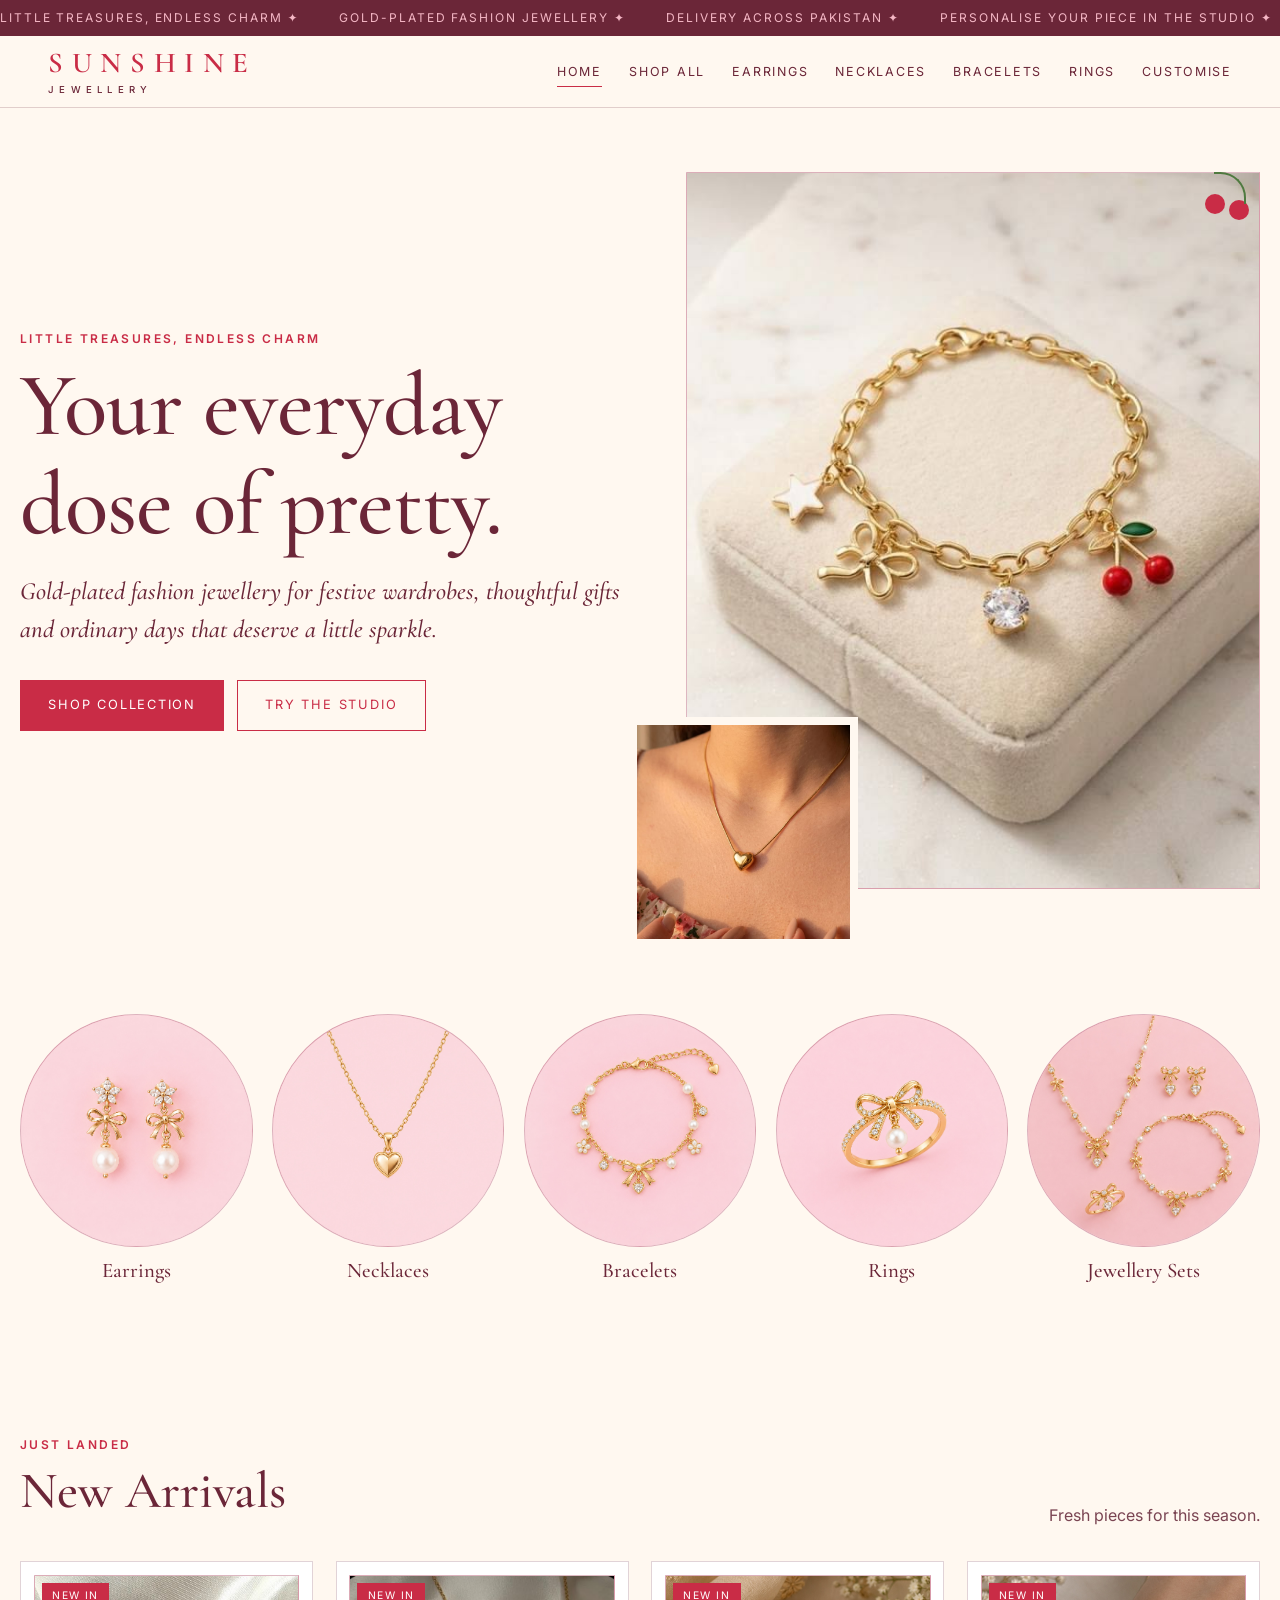
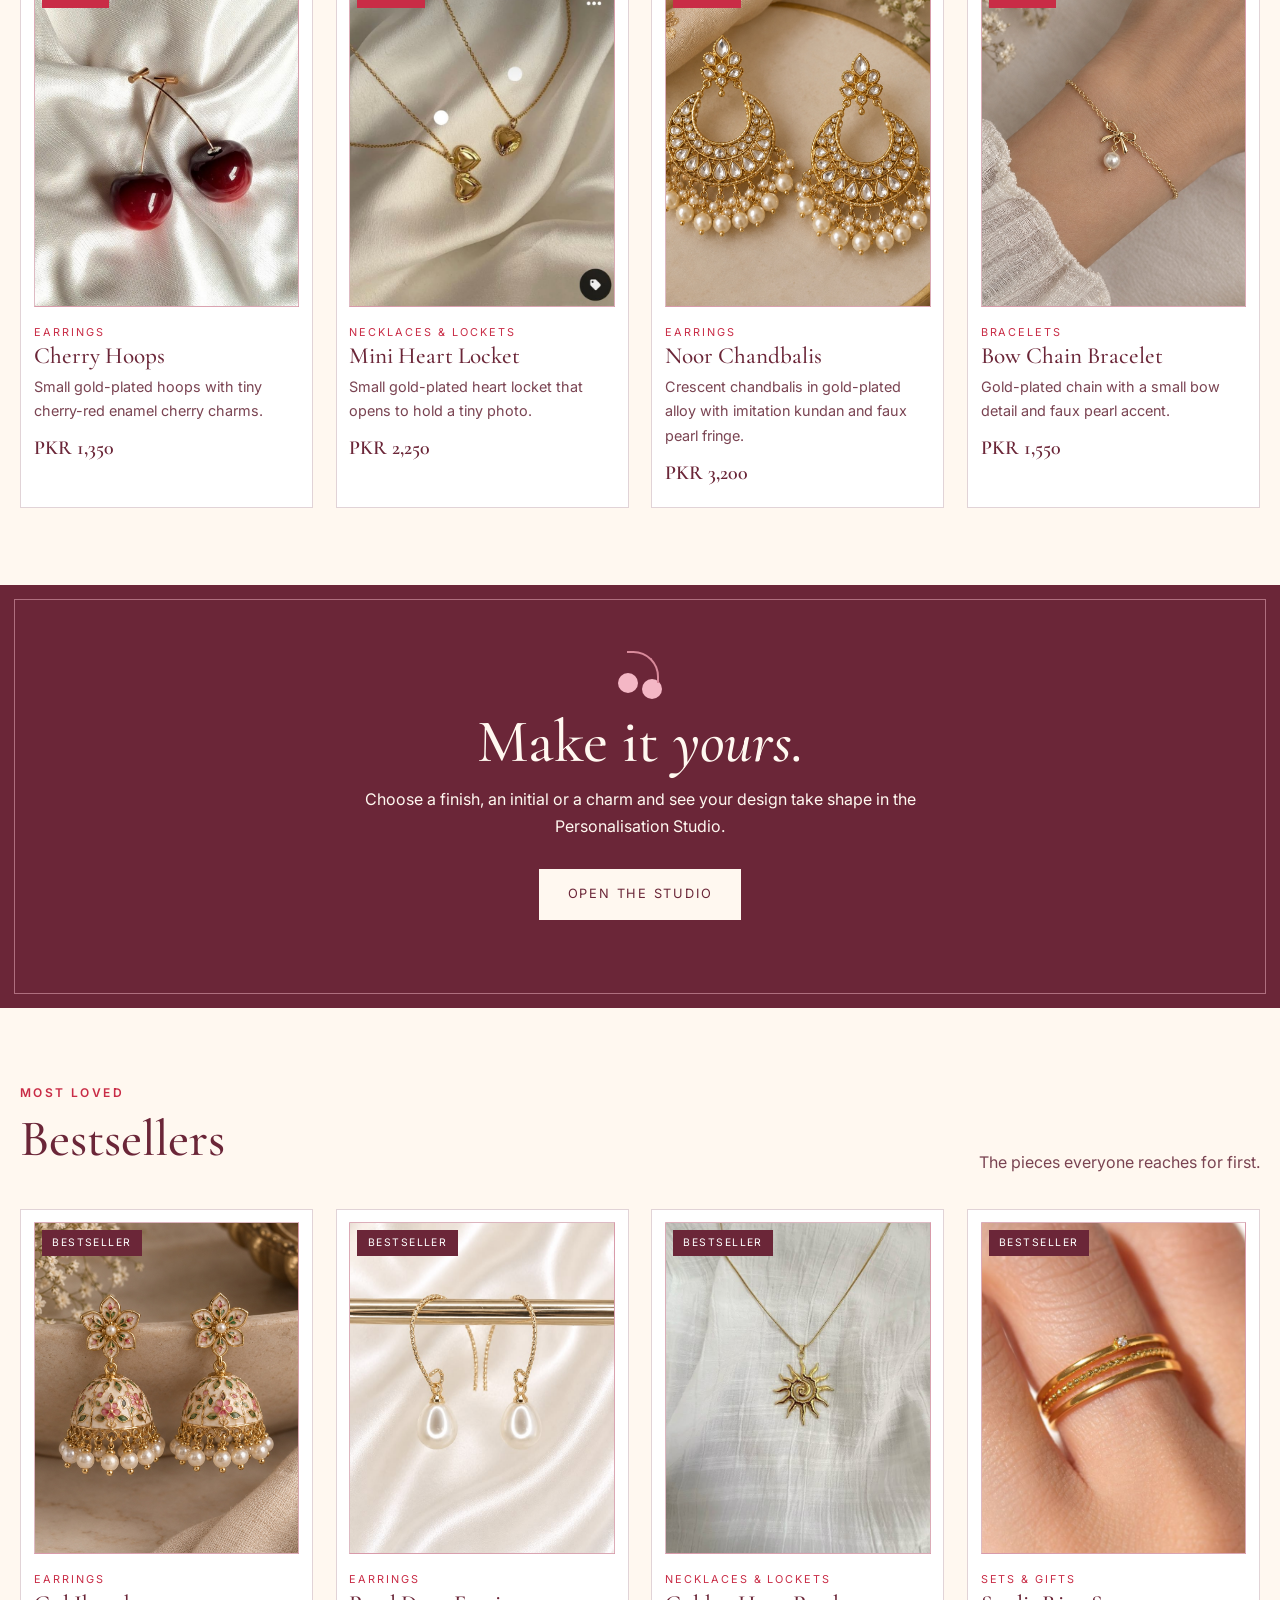
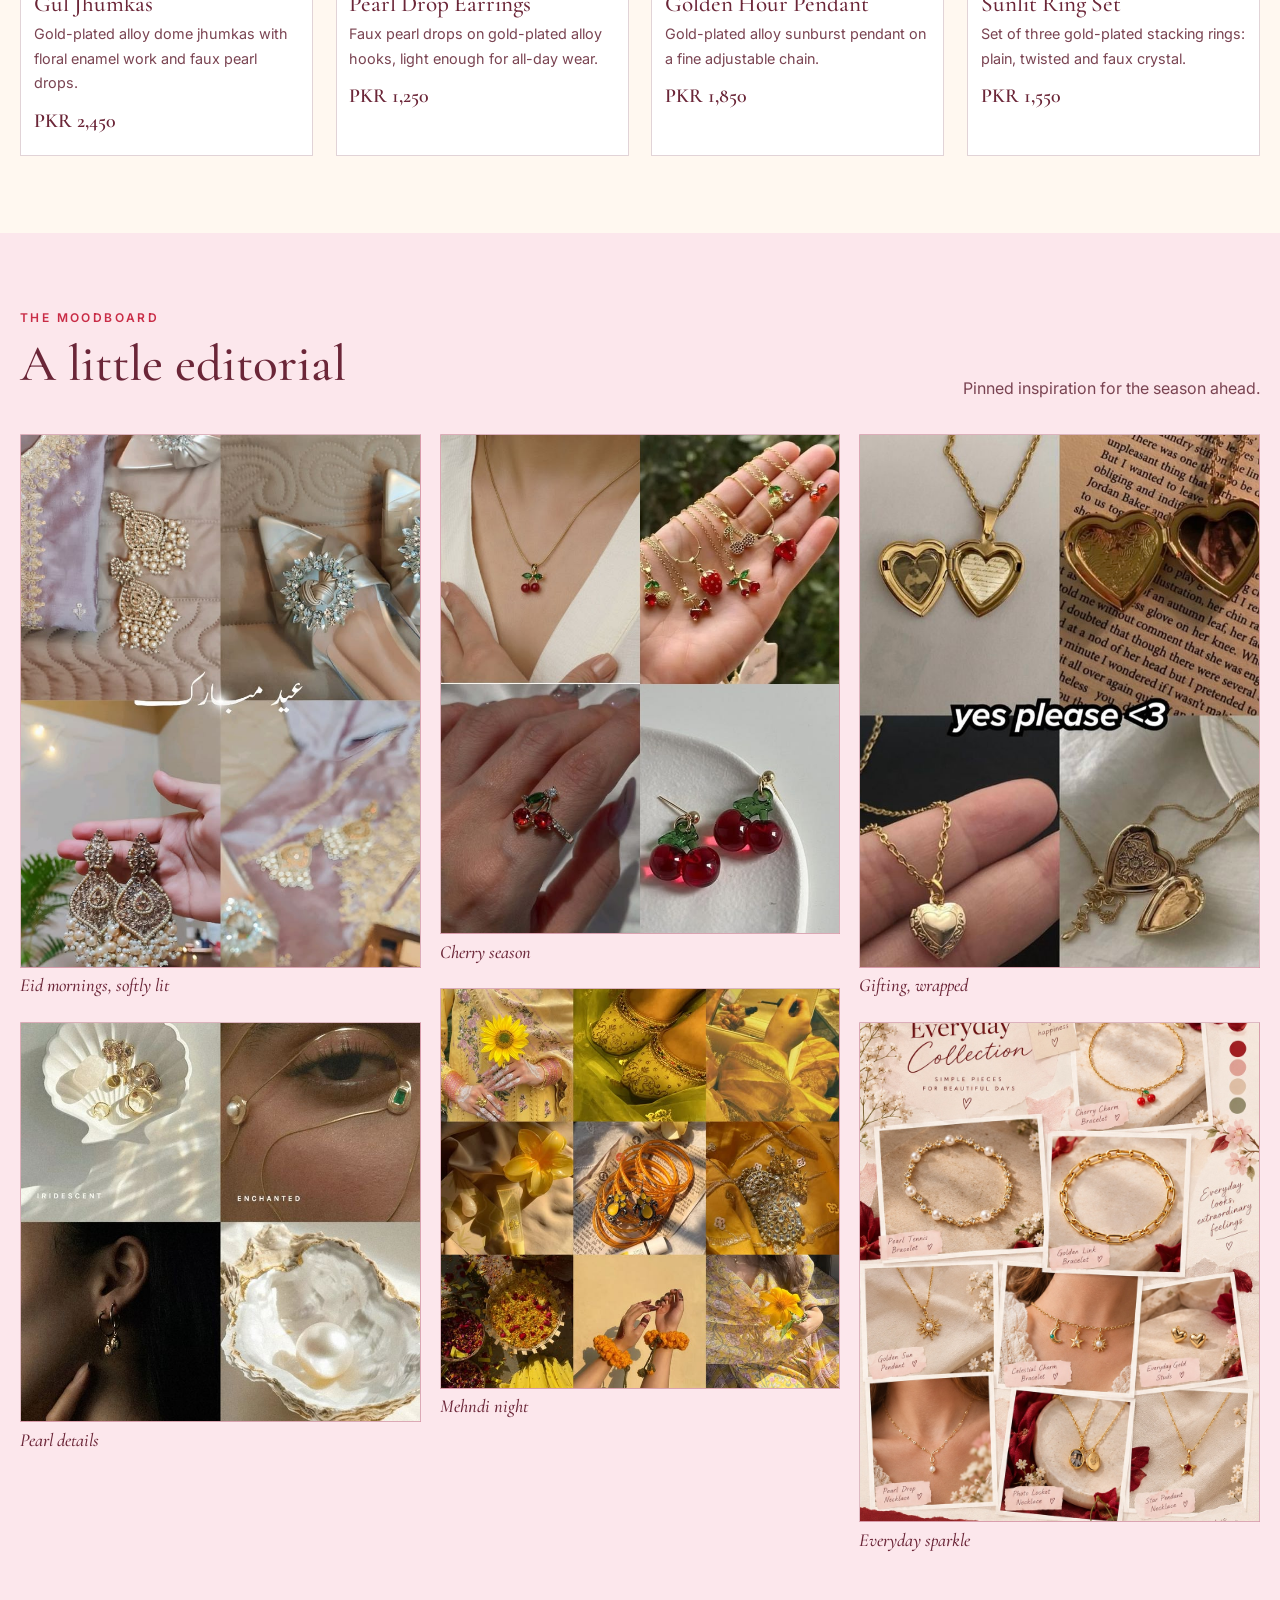
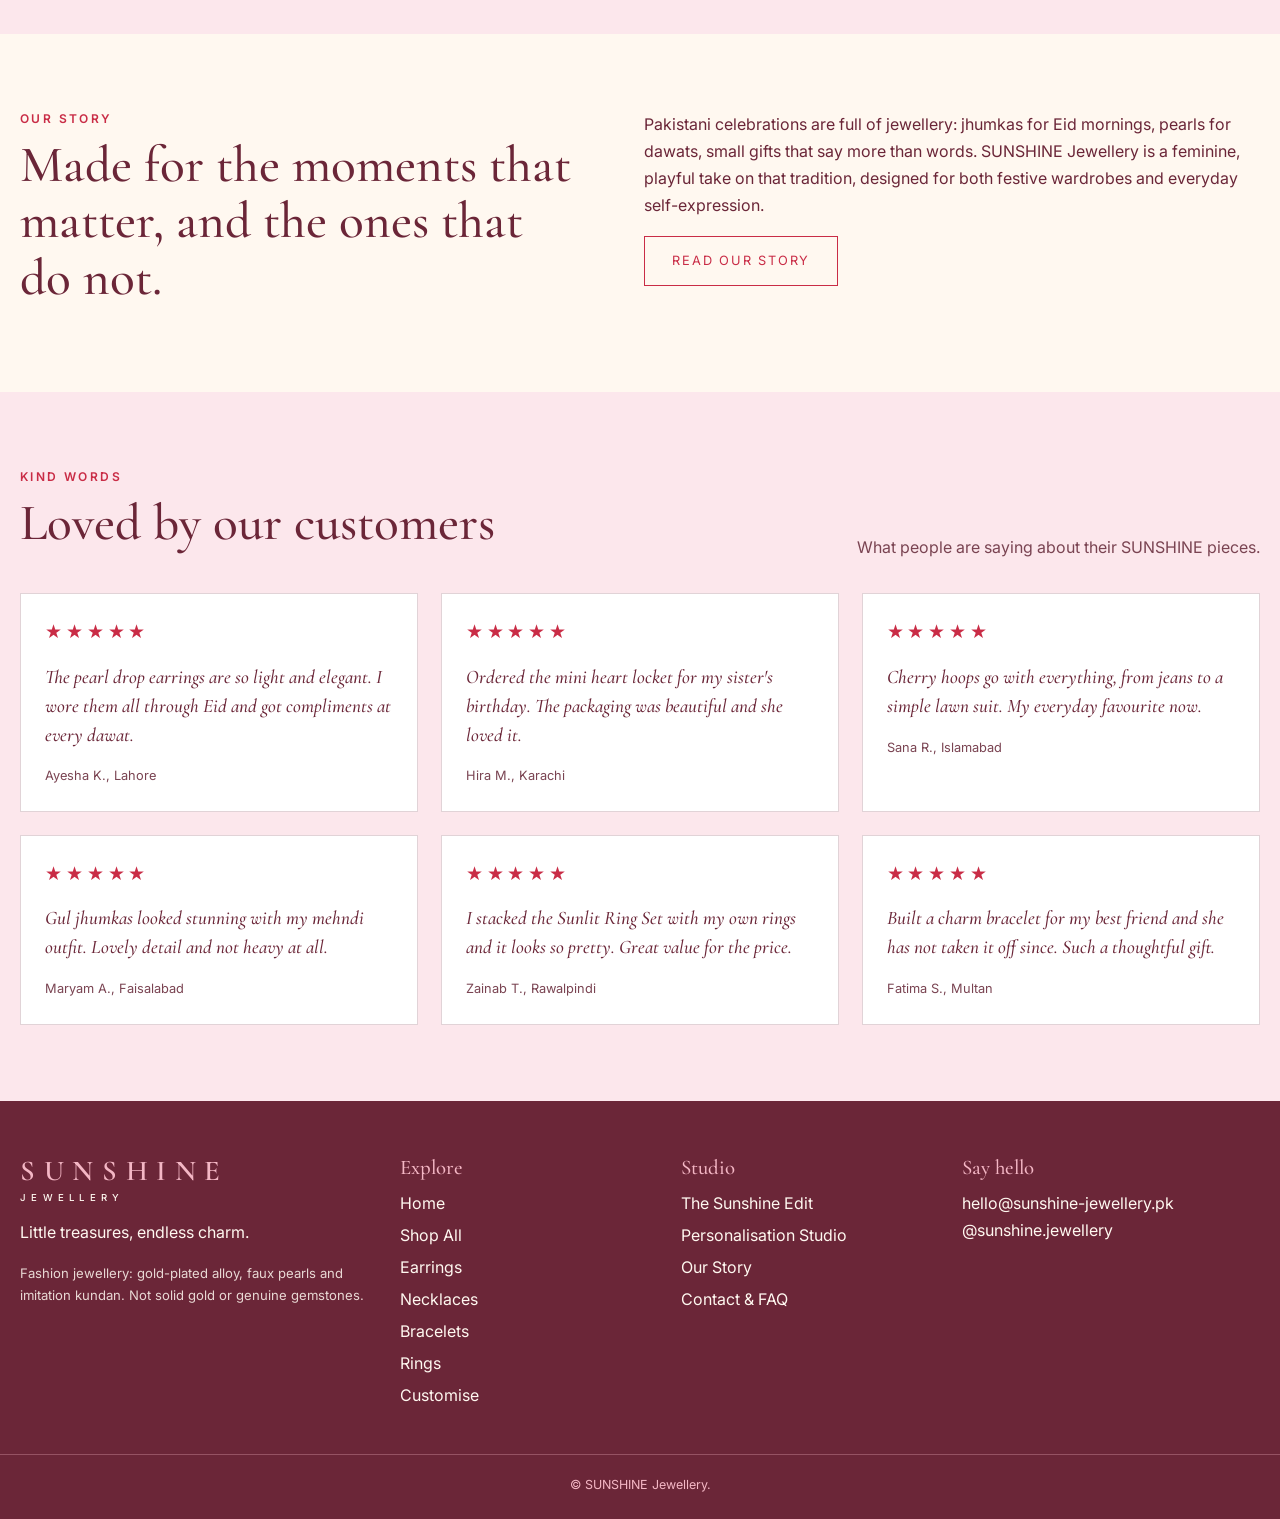
<file: index.html>
<!doctype html>
<html lang="en">
  <head>
    <meta charset="utf-8" />
    <meta name="viewport" content="width=device-width, initial-scale=1" />
    <title>Home | SUNSHINE Jewellery</title>
    <meta
      name="description"
      content="SUNSHINE Jewellery: little treasures, endless charm. Gold-plated fashion jewellery inspired by Pakistani style."
    />
    <link rel="preconnect" href="https://fonts.googleapis.com" />
    <link rel="preconnect" href="https://fonts.gstatic.com" crossorigin />
    <link
      href="https://fonts.googleapis.com/css2?family=Cormorant+Garamond:ital,wght@0,500;0,600;1,500&amp;family=Inter:wght@400;500;600&amp;display=swap"
      rel="stylesheet"
    />
    <link rel="stylesheet" href="style.css" />
  </head>
  <body>
    <a class="skip" href="#main">Skip to content</a>
    <div class="announce" role="region" aria-label="Announcements">
      <div class="track">
        <span>Little treasures, endless charm &#10022;</span
        ><span>Gold-plated fashion jewellery &#10022;</span
        ><span>Delivery across Pakistan &#10022;</span
        ><span>Personalise your piece in the Studio &#10022;</span
        ><span>Your everyday dose of pretty &#10022;</span
        ><span aria-hidden="true"
          ><span>Little treasures, endless charm &#10022;</span
          ><span>Gold-plated fashion jewellery &#10022;</span
          ><span>Delivery across Pakistan &#10022;</span
          ><span>Personalise your piece in the Studio &#10022;</span
          ><span>Your everyday dose of pretty &#10022;</span></span
        >
      </div>
    </div>
    <header class="site">
      <input
        type="checkbox"
        id="nav-toggle"
        class="sr"
        aria-label="Open or close menu"
      />
      <a class="logo" href="index.html">SUNSHINE<small>Jewellery</small></a>
      <label for="nav-toggle" class="burger" aria-hidden="true"><i></i></label>
      <nav aria-label="Main">
        <ul>
          <li><a href="index.html" aria-current="page">Home</a></li>
          <li><a href="shop.html">Shop All</a></li>
          <li><a href="earrings.html">Earrings</a></li>
          <li><a href="necklaces.html">Necklaces</a></li>
          <li><a href="bracelets.html">Bracelets</a></li>
          <li><a href="rings.html">Rings</a></li>
          <li><a href="customise.html">Customise</a></li>
        </ul>
      </nav>
    </header>
    <main id="main">
      <section class="hero">
        <div class="wrap">
          <div>
            <p class="kicker">Little treasures, endless charm</p>
            <h1>Your everyday dose of pretty.</h1>
            <p class="lead">
              Gold-plated fashion jewellery for festive wardrobes, thoughtful
              gifts and ordinary days that deserve a little sparkle.
            </p>
            <p class="actions">
              <a class="btn" href="shop.html">Shop Collection</a>
              <a class="btn ghost" href="customise.html#studio"
                >Try the Studio</a
              >
            </p>
          </div>
          <div class="hero-art">
            <div
              class="ph main"
              style="--r: 4/5"
              role="img"
              aria-label="Campaign photo: model in a cherry-red kameez wearing gold jhumkas and a pendant in soft window light"
            >
              <span
                >Image placeholder<small>images/campaign-hero.jpg</small></span
              ><img src="images/campaign-hero.jpg" alt="" loading="lazy" />
            </div>
            <div
              class="ph inset"
              style="--r: 1/1"
              role="img"
              aria-label="Close-up of a cherry charm bracelet resting on cream linen"
            >
              <span
                >Image placeholder<small>images/campaign-inset.jpg</small></span
              ><img src="images/campaign-inset.jpg" alt="" loading="lazy" />
            </div>
            <span
              class="cherry deco"
              style="top: 3%; right: 2%"
              aria-hidden="true"
            ></span>
          </div>
        </div>
      </section>
      <section class="wrap cats-sec">
        <h2 class="sr">Shop by category</h2>
        <div class="cats">
          <a href="earrings.html"
            ><div
              class="ph round"
              style="--r: 1/1"
              role="img"
              aria-label="Model wearing gold jhumkas against a blush backdrop"
            >
              <span
                >Image placeholder<small
                  >images/category-earrings.jpg</small
                ></span
              ><img src="images/category-earrings.jpg" alt="" loading="lazy" />
            </div>
            <span>Earrings</span></a
          ><a href="necklaces.html"
            ><div
              class="ph round"
              style="--r: 1/1"
              role="img"
              aria-label="Layered gold pendants on a cream silk neckline"
            >
              <span
                >Image placeholder<small
                  >images/category-necklaces.jpg</small
                ></span
              ><img src="images/category-necklaces.jpg" alt="" loading="lazy" />
            </div>
            <span>Necklaces</span></a
          ><a href="bracelets.html"
            ><div
              class="ph round"
              style="--r: 1/1"
              role="img"
              aria-label="Wrist stack of charm bracelets on a rose-pink surface"
            >
              <span
                >Image placeholder<small
                  >images/category-bracelets.jpg</small
                ></span
              ><img src="images/category-bracelets.jpg" alt="" loading="lazy" />
            </div>
            <span>Bracelets</span></a
          ><a href="rings.html"
            ><div
              class="ph round"
              style="--r: 1/1"
              role="img"
              aria-label="Hand wearing stacked gold rings holding a cherry"
            >
              <span
                >Image placeholder<small>images/category-rings.jpg</small></span
              ><img src="images/category-rings.jpg" alt="" loading="lazy" />
            </div>
            <span>Rings</span></a
          ><a href="shop.html#filters"
            ><div
              class="ph round"
              style="--r: 1/1"
              role="img"
              aria-label="Gift box open to show a matching jewellery set"
            >
              <span
                >Image placeholder<small>images/category-sets.jpg</small></span
              ><img src="images/category-sets.jpg" alt="" loading="lazy" />
            </div>
            <span>Jewellery Sets</span></a
          >
        </div>
      </section>
      <section>
        <div class="wrap">
          <div class="shead">
            <div>
              <p class="kicker">Just landed</p>
              <h2>New Arrivals</h2>
            </div>
            <p>Fresh pieces for this season.</p>
          </div>
          <div class="grid">
            <article class="card earrings">
              <span class="tag">New In</span>
              <div
                class="ph"
                style="--r: 4/5"
                role="img"
                aria-label="Cherry Hoops - Small gold-plated hoops with tiny cherry-red enamel cherry charms."
              >
                <span
                  >Image placeholder<small
                    >images/earrings-cherry-hoops.jpg</small
                  ></span
                ><img
                  src="images/earrings-cherry-hoops.jpg"
                  alt=""
                  loading="lazy"
                />
              </div>
              <p class="cat">Earrings</p>
              <h3>Cherry Hoops</h3>
              <p>
                Small gold-plated hoops with tiny cherry-red enamel cherry
                charms.
              </p>
              <p class="price">PKR 1,350</p>
            </article>
            <article class="card necklaces">
              <span class="tag">New In</span>
              <div
                class="ph"
                style="--r: 4/5"
                role="img"
                aria-label="Mini Heart Locket - Small gold-plated heart locket that opens to hold a tiny photo."
              >
                <span
                  >Image placeholder<small
                    >images/necklaces-mini-heart-locket.jpg</small
                  ></span
                ><img
                  src="images/necklaces-mini-heart-locket.jpg"
                  alt=""
                  loading="lazy"
                />
              </div>
              <p class="cat">Necklaces & Lockets</p>
              <h3>Mini Heart Locket</h3>
              <p>
                Small gold-plated heart locket that opens to hold a tiny photo.
              </p>
              <p class="price">PKR 2,250</p>
            </article>
            <article class="card earrings">
              <span class="tag">New In</span>
              <div
                class="ph"
                style="--r: 4/5"
                role="img"
                aria-label="Noor Chandbalis - Crescent chandbalis in gold-plated alloy with imitation kundan and faux pearl fringe."
              >
                <span
                  >Image placeholder<small
                    >images/earrings-noor-chandbalis.jpg</small
                  ></span
                ><img
                  src="images/earrings-noor-chandbalis.jpg"
                  alt=""
                  loading="lazy"
                />
              </div>
              <p class="cat">Earrings</p>
              <h3>Noor Chandbalis</h3>
              <p>
                Crescent chandbalis in gold-plated alloy with imitation kundan
                and faux pearl fringe.
              </p>
              <p class="price">PKR 3,200</p>
            </article>
            <article class="card bracelets">
              <span class="tag">New In</span>
              <div
                class="ph"
                style="--r: 4/5"
                role="img"
                aria-label="Bow Chain Bracelet - Gold-plated chain with a small bow detail and faux pearl accent."
              >
                <span
                  >Image placeholder<small
                    >images/bracelets-bow-chain-bracelet.jpg</small
                  ></span
                ><img
                  src="images/bracelets-bow-chain-bracelet.jpg"
                  alt=""
                  loading="lazy"
                />
              </div>
              <p class="cat">Bracelets</p>
              <h3>Bow Chain Bracelet</h3>
              <p>
                Gold-plated chain with a small bow detail and faux pearl accent.
              </p>
              <p class="price">PKR 1,550</p>
            </article>
          </div>
        </div>
      </section>
      <section class="banner">
        <div class="wrap">
          <span class="cherry" aria-hidden="true"></span>
          <h2>Make it <em>yours.</em></h2>
          <p>
            Choose a finish, an initial or a charm and see your design take
            shape in the Personalisation Studio.
          </p>
          <a class="btn light" href="customise.html#studio">Open the Studio</a>
        </div>
      </section>
      <section>
        <div class="wrap">
          <div class="shead">
            <div>
              <p class="kicker">Most loved</p>
              <h2>Bestsellers</h2>
            </div>
            <p>The pieces everyone reaches for first.</p>
          </div>
          <div class="grid">
            <article class="card earrings">
              <span class="tag best">Bestseller</span>
              <div
                class="ph"
                style="--r: 4/5"
                role="img"
                aria-label="Gul Jhumkas - Gold-plated alloy dome jhumkas with floral enamel work and faux pearl drops."
              >
                <span
                  >Image placeholder<small
                    >images/earrings-gul-jhumkas.jpg</small
                  ></span
                ><img
                  src="images/earrings-gul-jhumkas.jpg"
                  alt=""
                  loading="lazy"
                />
              </div>
              <p class="cat">Earrings</p>
              <h3>Gul Jhumkas</h3>
              <p>
                Gold-plated alloy dome jhumkas with floral enamel work and faux
                pearl drops.
              </p>
              <p class="price">PKR 2,450</p>
            </article>
            <article class="card earrings">
              <span class="tag best">Bestseller</span>
              <div
                class="ph"
                style="--r: 4/5"
                role="img"
                aria-label="Pearl Drop Earrings - Faux pearl drops on gold-plated alloy hooks, light enough for all-day wear."
              >
                <span
                  >Image placeholder<small
                    >images/earrings-pearl-drop-earrings.jpg</small
                  ></span
                ><img
                  src="images/earrings-pearl-drop-earrings.jpg"
                  alt=""
                  loading="lazy"
                />
              </div>
              <p class="cat">Earrings</p>
              <h3>Pearl Drop Earrings</h3>
              <p>
                Faux pearl drops on gold-plated alloy hooks, light enough for
                all-day wear.
              </p>
              <p class="price">PKR 1,250</p>
            </article>
            <article class="card necklaces">
              <span class="tag best">Bestseller</span>
              <div
                class="ph"
                style="--r: 4/5"
                role="img"
                aria-label="Golden Hour Pendant - Gold-plated alloy sunburst pendant on a fine adjustable chain."
              >
                <span
                  >Image placeholder<small
                    >images/necklaces-golden-hour-pendant.jpg</small
                  ></span
                ><img
                  src="images/necklaces-golden-hour-pendant.jpg"
                  alt=""
                  loading="lazy"
                />
              </div>
              <p class="cat">Necklaces & Lockets</p>
              <h3>Golden Hour Pendant</h3>
              <p>
                Gold-plated alloy sunburst pendant on a fine adjustable chain.
              </p>
              <p class="price">PKR 1,850</p>
            </article>
            <article class="card sets">
              <span class="tag best">Bestseller</span>
              <div
                class="ph"
                style="--r: 4/5"
                role="img"
                aria-label="Sunlit Ring Set - Set of three gold-plated stacking rings: plain, twisted and faux crystal."
              >
                <span
                  >Image placeholder<small
                    >images/sets-sunlit-ring-set.jpg</small
                  ></span
                ><img
                  src="images/sets-sunlit-ring-set.jpg"
                  alt=""
                  loading="lazy"
                />
              </div>
              <p class="cat">Sets & Gifts</p>
              <h3>Sunlit Ring Set</h3>
              <p>
                Set of three gold-plated stacking rings: plain, twisted and faux
                crystal.
              </p>
              <p class="price">PKR 1,550</p>
            </article>
          </div>
        </div>
      </section>
      <section class="tint">
        <div class="wrap">
          <div class="shead">
            <div>
              <p class="kicker">The moodboard</p>
              <h2>A little editorial</h2>
            </div>
            <p>Pinned inspiration for the season ahead.</p>
          </div>
          <div class="collage">
            <figure>
              <div
                class="ph"
                style="--r: 3/4"
                role="img"
                aria-label="Festive jewellery flat-lay with jhumkas and bangles on cream fabric"
              >
                <span
                  >Image placeholder<small>images/collage-eid.jpg</small></span
                ><img src="images/collage-eid.jpg" alt="" loading="lazy" />
              </div>
              <figcaption>Eid mornings, softly lit</figcaption>
            </figure>
            <figure>
              <div
                class="ph"
                style="--r: 1/1"
                role="img"
                aria-label="Macro shot of faux pearl drop earring on a blush petal"
              >
                <span
                  >Image placeholder<small
                    >images/collage-pearl.jpg</small
                  ></span
                ><img src="images/collage-pearl.jpg" alt="" loading="lazy" />
              </div>
              <figcaption>Pearl details</figcaption>
            </figure>
            <figure>
              <div
                class="ph"
                style="--r: 4/5"
                role="img"
                aria-label="Cherry-red cherries beside enamel cherry charms on a white plate"
              >
                <span
                  >Image placeholder<small
                    >images/collage-cherries.jpg</small
                  ></span
                ><img src="images/collage-cherries.jpg" alt="" loading="lazy" />
              </div>
              <figcaption>Cherry season</figcaption>
            </figure>
            <figure>
              <div
                class="ph"
                style="--r: 1/1"
                role="img"
                aria-label="Hands with mehndi wearing gold rings and a charm bracelet"
              >
                <span
                  >Image placeholder<small
                    >images/collage-mehndi.jpg</small
                  ></span
                ><img src="images/collage-mehndi.jpg" alt="" loading="lazy" />
              </div>
              <figcaption>Mehndi night</figcaption>
            </figure>
            <figure>
              <div
                class="ph"
                style="--r: 3/4"
                role="img"
                aria-label="Blush gift box with cherry-red ribbon and jewellery card"
              >
                <span
                  >Image placeholder<small>images/collage-gift.jpg</small></span
                ><img src="images/collage-gift.jpg" alt="" loading="lazy" />
              </div>
              <figcaption>Gifting, wrapped</figcaption>
            </figure>
            <figure>
              <div
                class="ph"
                style="--r: 4/5"
                role="img"
                aria-label="Woman in a cream kameez wearing studs and a small pendant"
              >
                <span
                  >Image placeholder<small
                    >images/collage-everyday.jpg</small
                  ></span
                ><img src="images/collage-everyday.jpg" alt="" loading="lazy" />
              </div>
              <figcaption>Everyday sparkle</figcaption>
            </figure>
          </div>
        </div>
      </section>
      <section class="wrap">
        <div class="two">
          <div>
            <p class="kicker">Our story</p>
            <h2>Made for the moments that matter, and the ones that do not.</h2>
          </div>
          <div>
            <p>
              Pakistani celebrations are full of jewellery: jhumkas for Eid
              mornings, pearls for dawats, small gifts that say more than words.
              SUNSHINE Jewellery is a feminine, playful take on that tradition,
              designed for both festive wardrobes and everyday self-expression.
            </p>
            <p>
              <a class="btn ghost" href="customise.html#story"
                >Read our story</a
              >
            </p>
          </div>
        </div>
      </section>
      <section class="tint">
        <div class="wrap">
          <div class="shead">
            <div>
              <p class="kicker">Kind words</p>
              <h2>Loved by our customers</h2>
            </div>
            <p>What people are saying about their SUNSHINE pieces.</p>
          </div>
          <div class="reviews">
            <blockquote class="review">
              <p class="stars" aria-label="5 out of 5 stars">
                &#9733;&#9733;&#9733;&#9733;&#9733;
              </p>
              <p>
                The pearl drop earrings are so light and elegant. I wore them
                all through Eid and got compliments at every dawat.
              </p>
              <footer>Ayesha K., Lahore</footer>
            </blockquote>
            <blockquote class="review">
              <p class="stars" aria-label="5 out of 5 stars">
                &#9733;&#9733;&#9733;&#9733;&#9733;
              </p>
              <p>
                Ordered the mini heart locket for my sister's birthday. The
                packaging was beautiful and she loved it.
              </p>
              <footer>Hira M., Karachi</footer>
            </blockquote>
            <blockquote class="review">
              <p class="stars" aria-label="5 out of 5 stars">
                &#9733;&#9733;&#9733;&#9733;&#9733;
              </p>
              <p>
                Cherry hoops go with everything, from jeans to a simple lawn
                suit. My everyday favourite now.
              </p>
              <footer>Sana R., Islamabad</footer>
            </blockquote>
            <blockquote class="review">
              <p class="stars" aria-label="5 out of 5 stars">
                &#9733;&#9733;&#9733;&#9733;&#9733;
              </p>
              <p>
                Gul jhumkas looked stunning with my mehndi outfit. Lovely detail
                and not heavy at all.
              </p>
              <footer>Maryam A., Faisalabad</footer>
            </blockquote>
            <blockquote class="review">
              <p class="stars" aria-label="5 out of 5 stars">
                &#9733;&#9733;&#9733;&#9733;&#9733;
              </p>
              <p>
                I stacked the Sunlit Ring Set with my own rings and it looks so
                pretty. Great value for the price.
              </p>
              <footer>Zainab T., Rawalpindi</footer>
            </blockquote>
            <blockquote class="review">
              <p class="stars" aria-label="5 out of 5 stars">
                &#9733;&#9733;&#9733;&#9733;&#9733;
              </p>
              <p>
                Built a charm bracelet for my best friend and she has not taken
                it off since. Such a thoughtful gift.
              </p>
              <footer>Fatima S., Multan</footer>
            </blockquote>
          </div>
        </div>
      </section>
    </main>
    <footer class="foot">
      <div class="wrap fgrid">
        <div>
          <a class="logo" href="index.html">SUNSHINE<small>Jewellery</small></a>
          <p>Little treasures, endless charm.</p>
          <p class="small">
            Fashion jewellery: gold-plated alloy, faux pearls and imitation
            kundan. Not solid gold or genuine gemstones.
          </p>
        </div>
        <div>
          <h3>Explore</h3>
          <ul>
            <li><a href="index.html">Home</a></li>
            <li><a href="shop.html">Shop All</a></li>
            <li><a href="earrings.html">Earrings</a></li>
            <li><a href="necklaces.html">Necklaces</a></li>
            <li><a href="bracelets.html">Bracelets</a></li>
            <li><a href="rings.html">Rings</a></li>
            <li><a href="customise.html">Customise</a></li>
          </ul>
        </div>
        <div>
          <h3>Studio</h3>
          <ul>
            <li><a href="customise.html#edit">The Sunshine Edit</a></li>
            <li><a href="customise.html#studio">Personalisation Studio</a></li>
            <li><a href="customise.html#story">Our Story</a></li>
            <li><a href="customise.html#contact">Contact &amp; FAQ</a></li>
          </ul>
        </div>
        <div>
          <h3>Say hello</h3>
          <p>hello@sunshine-jewellery.pk<br />@sunshine.jewellery</p>
        </div>
      </div>
      <p class="copy">&copy; SUNSHINE Jewellery.</p>
    </footer>
  </body>
</html>
</file>
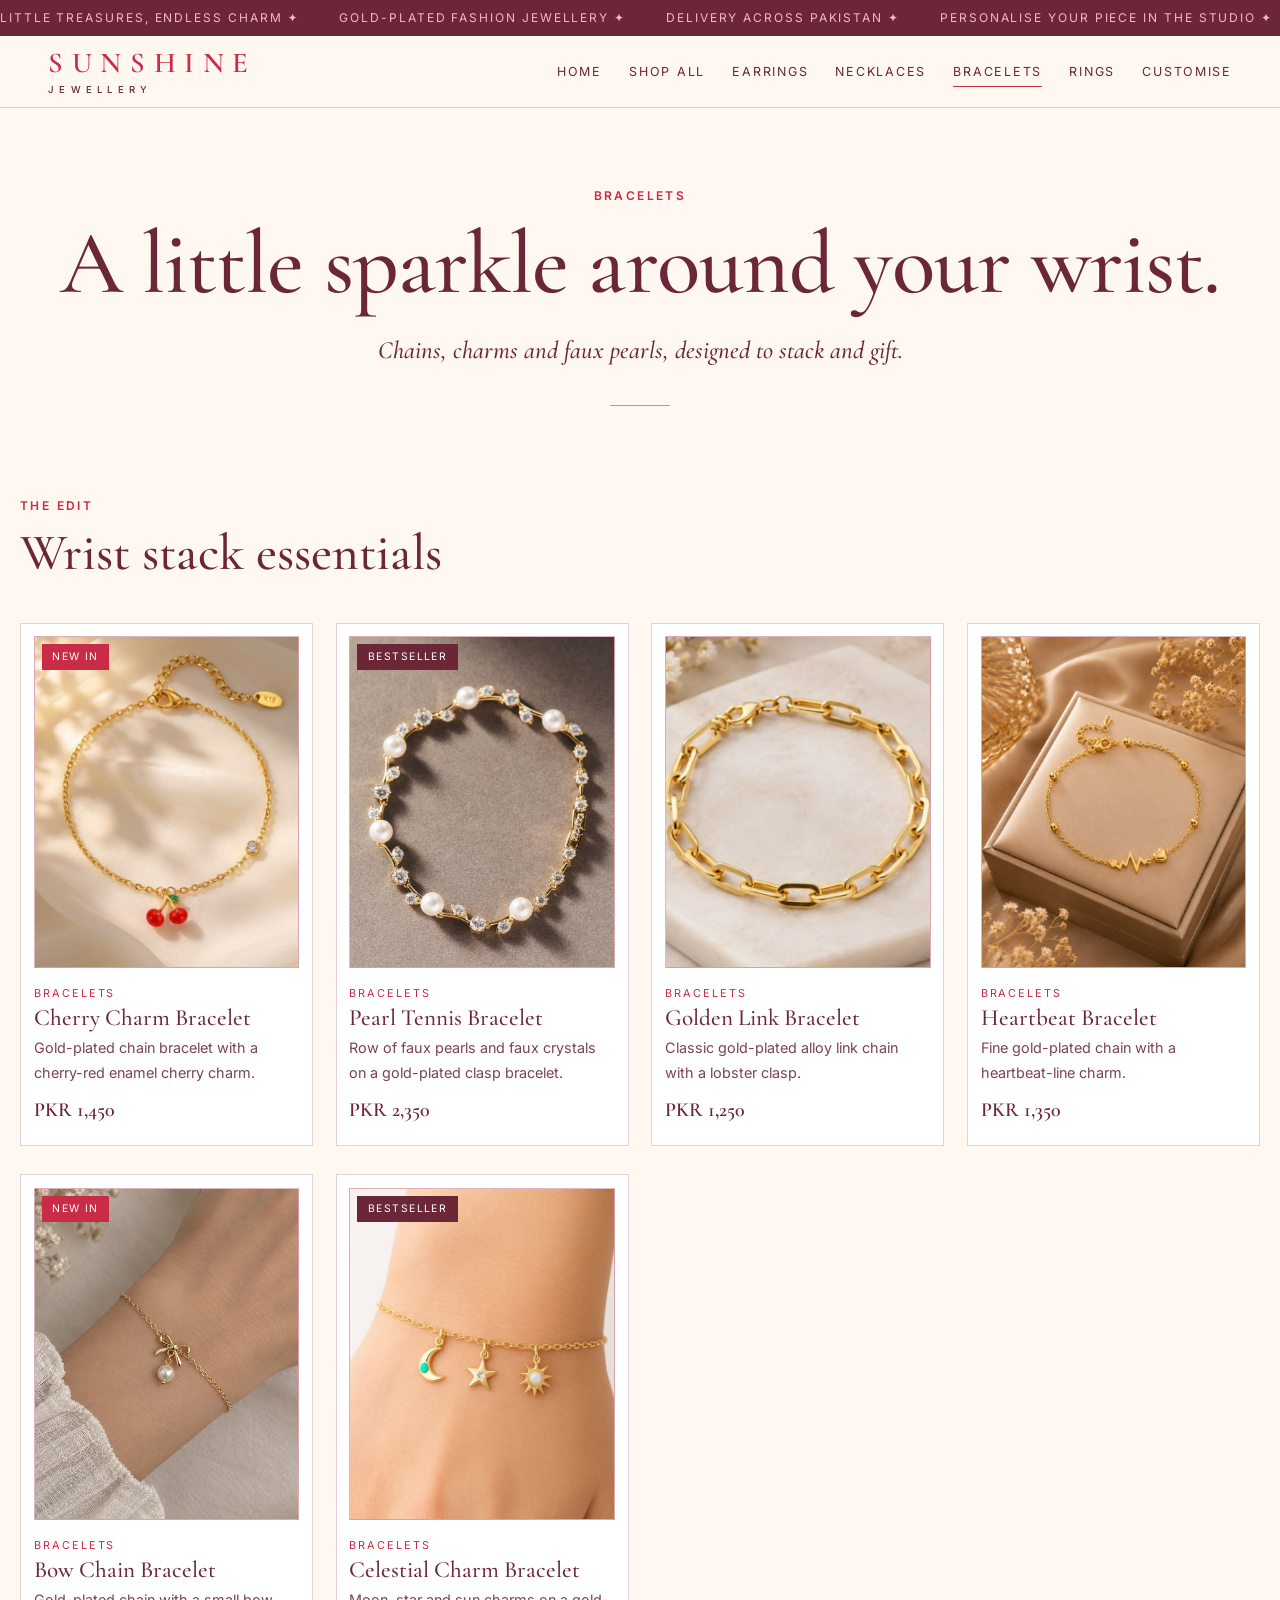
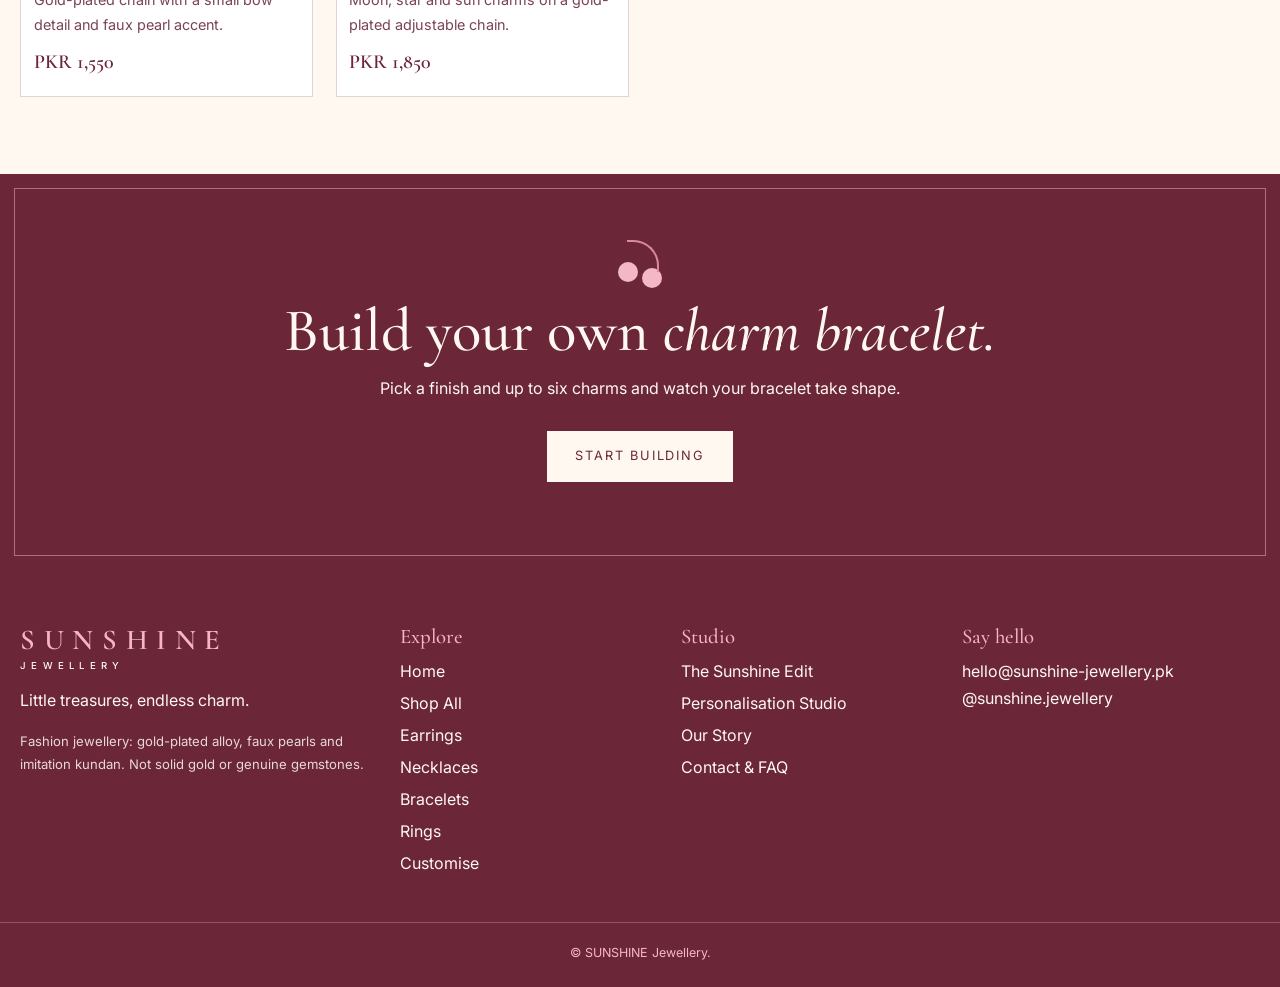
<file: bracelets.html>
<!doctype html>
<html lang="en">
  <head>
    <meta charset="utf-8" />
    <meta name="viewport" content="width=device-width, initial-scale=1" />
    <title>Bracelets | SUNSHINE Jewellery</title>
    <meta
      name="description"
      content="SUNSHINE Jewellery: little treasures, endless charm. Gold-plated fashion jewellery inspired by Pakistani style."
    />
    <link rel="preconnect" href="https://fonts.googleapis.com" />
    <link rel="preconnect" href="https://fonts.gstatic.com" crossorigin />
    <link
      href="https://fonts.googleapis.com/css2?family=Cormorant+Garamond:ital,wght@0,500;0,600;1,500&amp;family=Inter:wght@400;500;600&amp;display=swap"
      rel="stylesheet"
    />
    <link rel="stylesheet" href="style.css" />
  </head>
  <body>
    <a class="skip" href="#main">Skip to content</a>
    <div class="announce" role="region" aria-label="Announcements">
      <div class="track">
        <span>Little treasures, endless charm &#10022;</span
        ><span>Gold-plated fashion jewellery &#10022;</span
        ><span>Delivery across Pakistan &#10022;</span
        ><span>Personalise your piece in the Studio &#10022;</span
        ><span>Your everyday dose of pretty &#10022;</span
        ><span aria-hidden="true"
          ><span>Little treasures, endless charm &#10022;</span
          ><span>Gold-plated fashion jewellery &#10022;</span
          ><span>Delivery across Pakistan &#10022;</span
          ><span>Personalise your piece in the Studio &#10022;</span
          ><span>Your everyday dose of pretty &#10022;</span></span
        >
      </div>
    </div>
    <header class="site">
      <input
        type="checkbox"
        id="nav-toggle"
        class="sr"
        aria-label="Open or close menu"
      />
      <a class="logo" href="index.html">SUNSHINE<small>Jewellery</small></a>
      <label for="nav-toggle" class="burger" aria-hidden="true"><i></i></label>
      <nav aria-label="Main">
        <ul>
          <li><a href="index.html">Home</a></li>
          <li><a href="shop.html">Shop All</a></li>
          <li><a href="earrings.html">Earrings</a></li>
          <li><a href="necklaces.html">Necklaces</a></li>
          <li><a href="bracelets.html" aria-current="page">Bracelets</a></li>
          <li><a href="rings.html">Rings</a></li>
          <li><a href="customise.html">Customise</a></li>
        </ul>
      </nav>
    </header>
    <main id="main">
      <section class="phead">
        <div class="wrap">
          <p class="kicker">Bracelets</p>
          <h1>A little sparkle around your wrist.</h1>
          <p class="lead">
            Chains, charms and faux pearls, designed to stack and gift.
          </p>
        </div>
      </section>
      <section class="wrap">
        <div class="shead">
          <div>
            <p class="kicker">The edit</p>
            <h2>Wrist stack essentials</h2>
          </div>
          <p></p>
        </div>
        <div class="grid">
          <article class="card bracelets">
            <span class="tag">New In</span>
            <div
              class="ph"
              style="--r: 4/5"
              role="img"
              aria-label="Cherry Charm Bracelet - Gold-plated chain bracelet with a cherry-red enamel cherry charm."
            >
              <span
                >Image placeholder<small
                  >images/bracelets-cherry-charm-bracelet.jpg</small
                ></span
              ><img
                src="images/bracelets-cherry-charm-bracelet.jpg"
                alt=""
                loading="lazy"
              />
            </div>
            <p class="cat">Bracelets</p>
            <h3>Cherry Charm Bracelet</h3>
            <p>
              Gold-plated chain bracelet with a cherry-red enamel cherry charm.
            </p>
            <p class="price">PKR 1,450</p>
          </article>
          <article class="card bracelets">
            <span class="tag best">Bestseller</span>
            <div
              class="ph"
              style="--r: 4/5"
              role="img"
              aria-label="Pearl Tennis Bracelet - Row of faux pearls and faux crystals on a gold-plated clasp bracelet."
            >
              <span
                >Image placeholder<small
                  >images/bracelets-pearl-tennis-bracelet.jpg</small
                ></span
              ><img
                src="images/bracelets-pearl-tennis-bracelet.jpg"
                alt=""
                loading="lazy"
              />
            </div>
            <p class="cat">Bracelets</p>
            <h3>Pearl Tennis Bracelet</h3>
            <p>
              Row of faux pearls and faux crystals on a gold-plated clasp
              bracelet.
            </p>
            <p class="price">PKR 2,350</p>
          </article>
          <article class="card bracelets">
            <div
              class="ph"
              style="--r: 4/5"
              role="img"
              aria-label="Golden Link Bracelet - Classic gold-plated alloy link chain with a lobster clasp."
            >
              <span
                >Image placeholder<small
                  >images/bracelets-golden-link-bracelet.jpg</small
                ></span
              ><img
                src="images/bracelets-golden-link-bracelet.jpg"
                alt=""
                loading="lazy"
              />
            </div>
            <p class="cat">Bracelets</p>
            <h3>Golden Link Bracelet</h3>
            <p>Classic gold-plated alloy link chain with a lobster clasp.</p>
            <p class="price">PKR 1,250</p>
          </article>
          <article class="card bracelets">
            <div
              class="ph"
              style="--r: 4/5"
              role="img"
              aria-label="Heartbeat Bracelet - Fine gold-plated chain with a heartbeat-line charm."
            >
              <span
                >Image placeholder<small
                  >images/bracelets-heartbeat-bracelet.jpg</small
                ></span
              ><img
                src="images/bracelets-heartbeat-bracelet.jpg"
                alt=""
                loading="lazy"
              />
            </div>
            <p class="cat">Bracelets</p>
            <h3>Heartbeat Bracelet</h3>
            <p>Fine gold-plated chain with a heartbeat-line charm.</p>
            <p class="price">PKR 1,350</p>
          </article>
          <article class="card bracelets">
            <span class="tag">New In</span>
            <div
              class="ph"
              style="--r: 4/5"
              role="img"
              aria-label="Bow Chain Bracelet - Gold-plated chain with a small bow detail and faux pearl accent."
            >
              <span
                >Image placeholder<small
                  >images/bracelets-bow-chain-bracelet.jpg</small
                ></span
              ><img
                src="images/bracelets-bow-chain-bracelet.jpg"
                alt=""
                loading="lazy"
              />
            </div>
            <p class="cat">Bracelets</p>
            <h3>Bow Chain Bracelet</h3>
            <p>
              Gold-plated chain with a small bow detail and faux pearl accent.
            </p>
            <p class="price">PKR 1,550</p>
          </article>
          <article class="card bracelets">
            <span class="tag best">Bestseller</span>
            <div
              class="ph"
              style="--r: 4/5"
              role="img"
              aria-label="Celestial Charm Bracelet - Moon, star and sun charms on a gold-plated adjustable chain."
            >
              <span
                >Image placeholder<small
                  >images/bracelets-celestial-charm-bracelet.jpg</small
                ></span
              ><img
                src="images/bracelets-celestial-charm-bracelet.jpg"
                alt=""
                loading="lazy"
              />
            </div>
            <p class="cat">Bracelets</p>
            <h3>Celestial Charm Bracelet</h3>
            <p>Moon, star and sun charms on a gold-plated adjustable chain.</p>
            <p class="price">PKR 1,850</p>
          </article>
        </div>
      </section>
      <section class="banner">
        <div class="wrap">
          <span class="cherry" aria-hidden="true"></span>
          <h2>Build your own <em>charm bracelet.</em></h2>
          <p>
            Pick a finish and up to six charms and watch your bracelet take
            shape.
          </p>
          <a class="btn light" href="customise.html#studio">Start building</a>
        </div>
      </section>
    </main>
    <footer class="foot">
      <div class="wrap fgrid">
        <div>
          <a class="logo" href="index.html">SUNSHINE<small>Jewellery</small></a>
          <p>Little treasures, endless charm.</p>
          <p class="small">
            Fashion jewellery: gold-plated alloy, faux pearls and imitation
            kundan. Not solid gold or genuine gemstones.
          </p>
        </div>
        <div>
          <h3>Explore</h3>
          <ul>
            <li><a href="index.html">Home</a></li>
            <li><a href="shop.html">Shop All</a></li>
            <li><a href="earrings.html">Earrings</a></li>
            <li><a href="necklaces.html">Necklaces</a></li>
            <li><a href="bracelets.html">Bracelets</a></li>
            <li><a href="rings.html">Rings</a></li>
            <li><a href="customise.html">Customise</a></li>
          </ul>
        </div>
        <div>
          <h3>Studio</h3>
          <ul>
            <li><a href="customise.html#edit">The Sunshine Edit</a></li>
            <li><a href="customise.html#studio">Personalisation Studio</a></li>
            <li><a href="customise.html#story">Our Story</a></li>
            <li><a href="customise.html#contact">Contact &amp; FAQ</a></li>
          </ul>
        </div>
        <div>
          <h3>Say hello</h3>
          <p>hello@sunshine-jewellery.pk<br />@sunshine.jewellery</p>
        </div>
      </div>
      <p class="copy">&copy; SUNSHINE Jewellery.</p>
    </footer>
  </body>
</html>
</file>
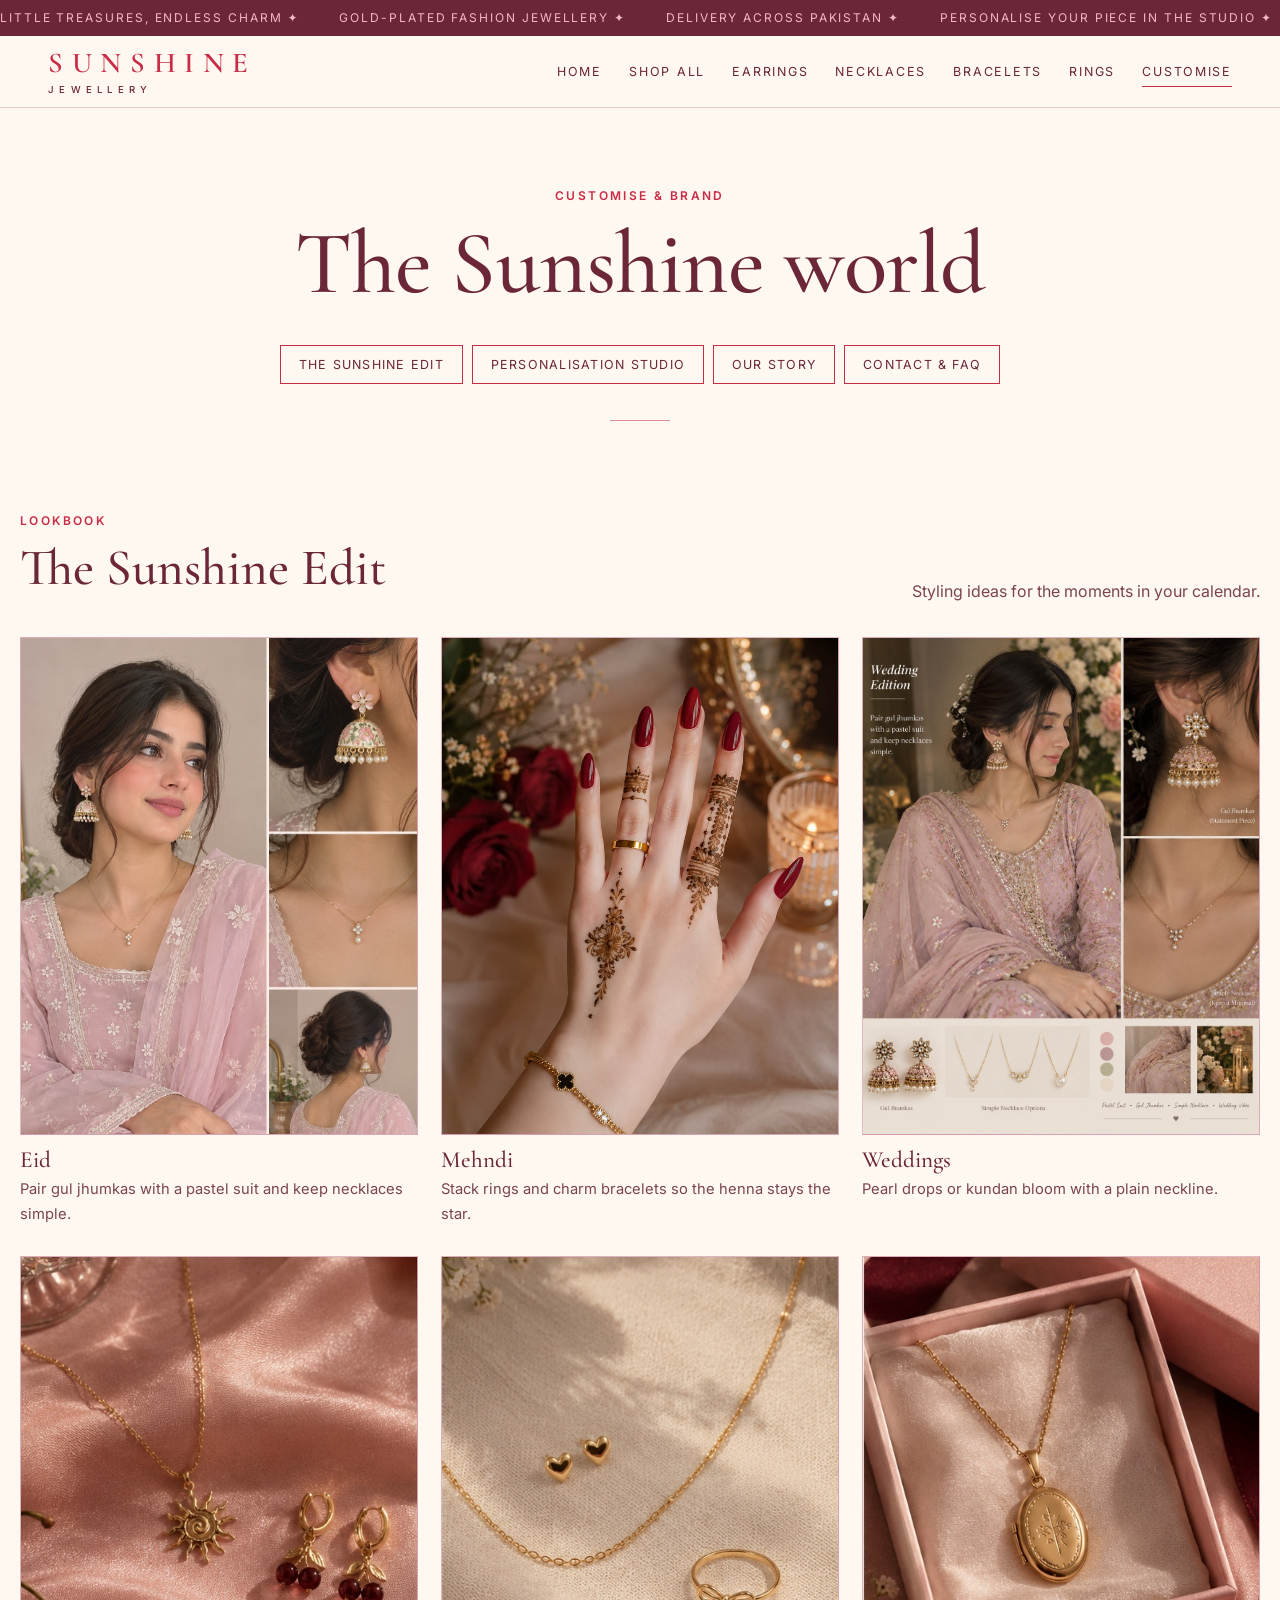
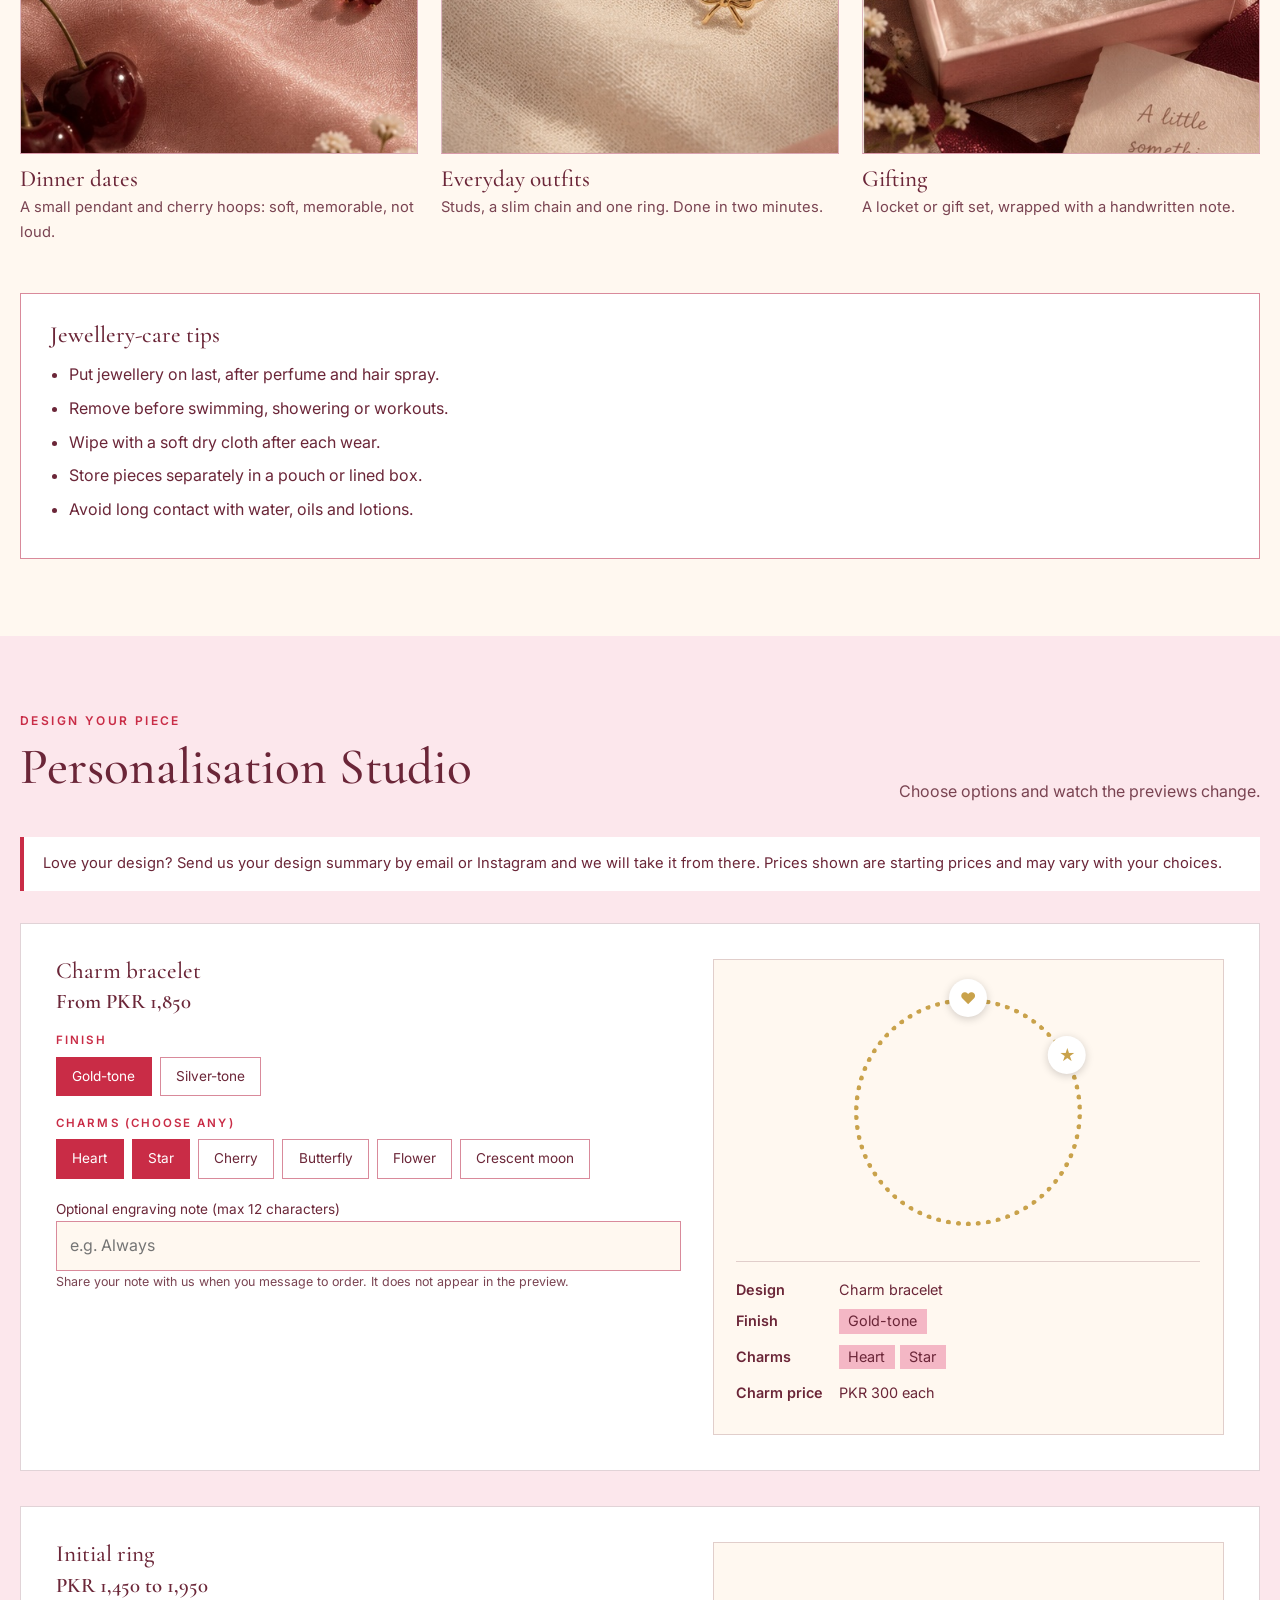
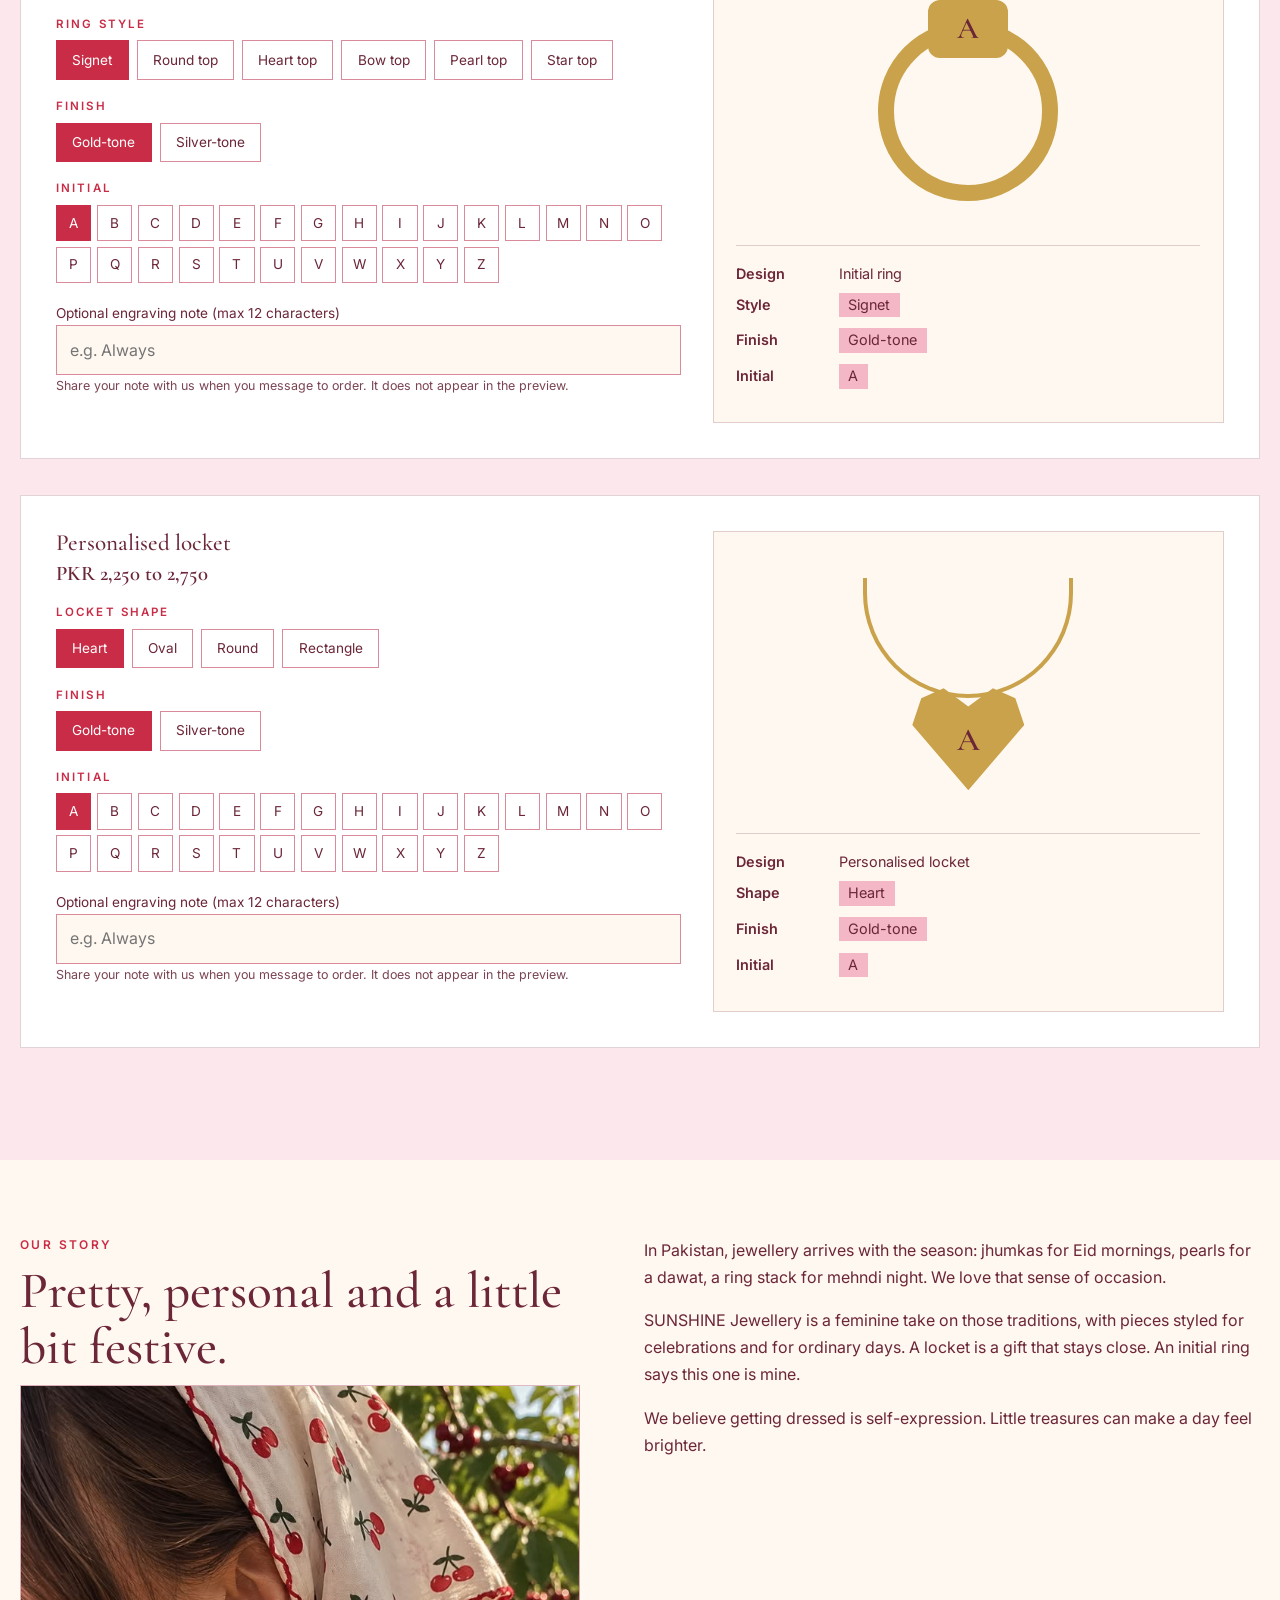
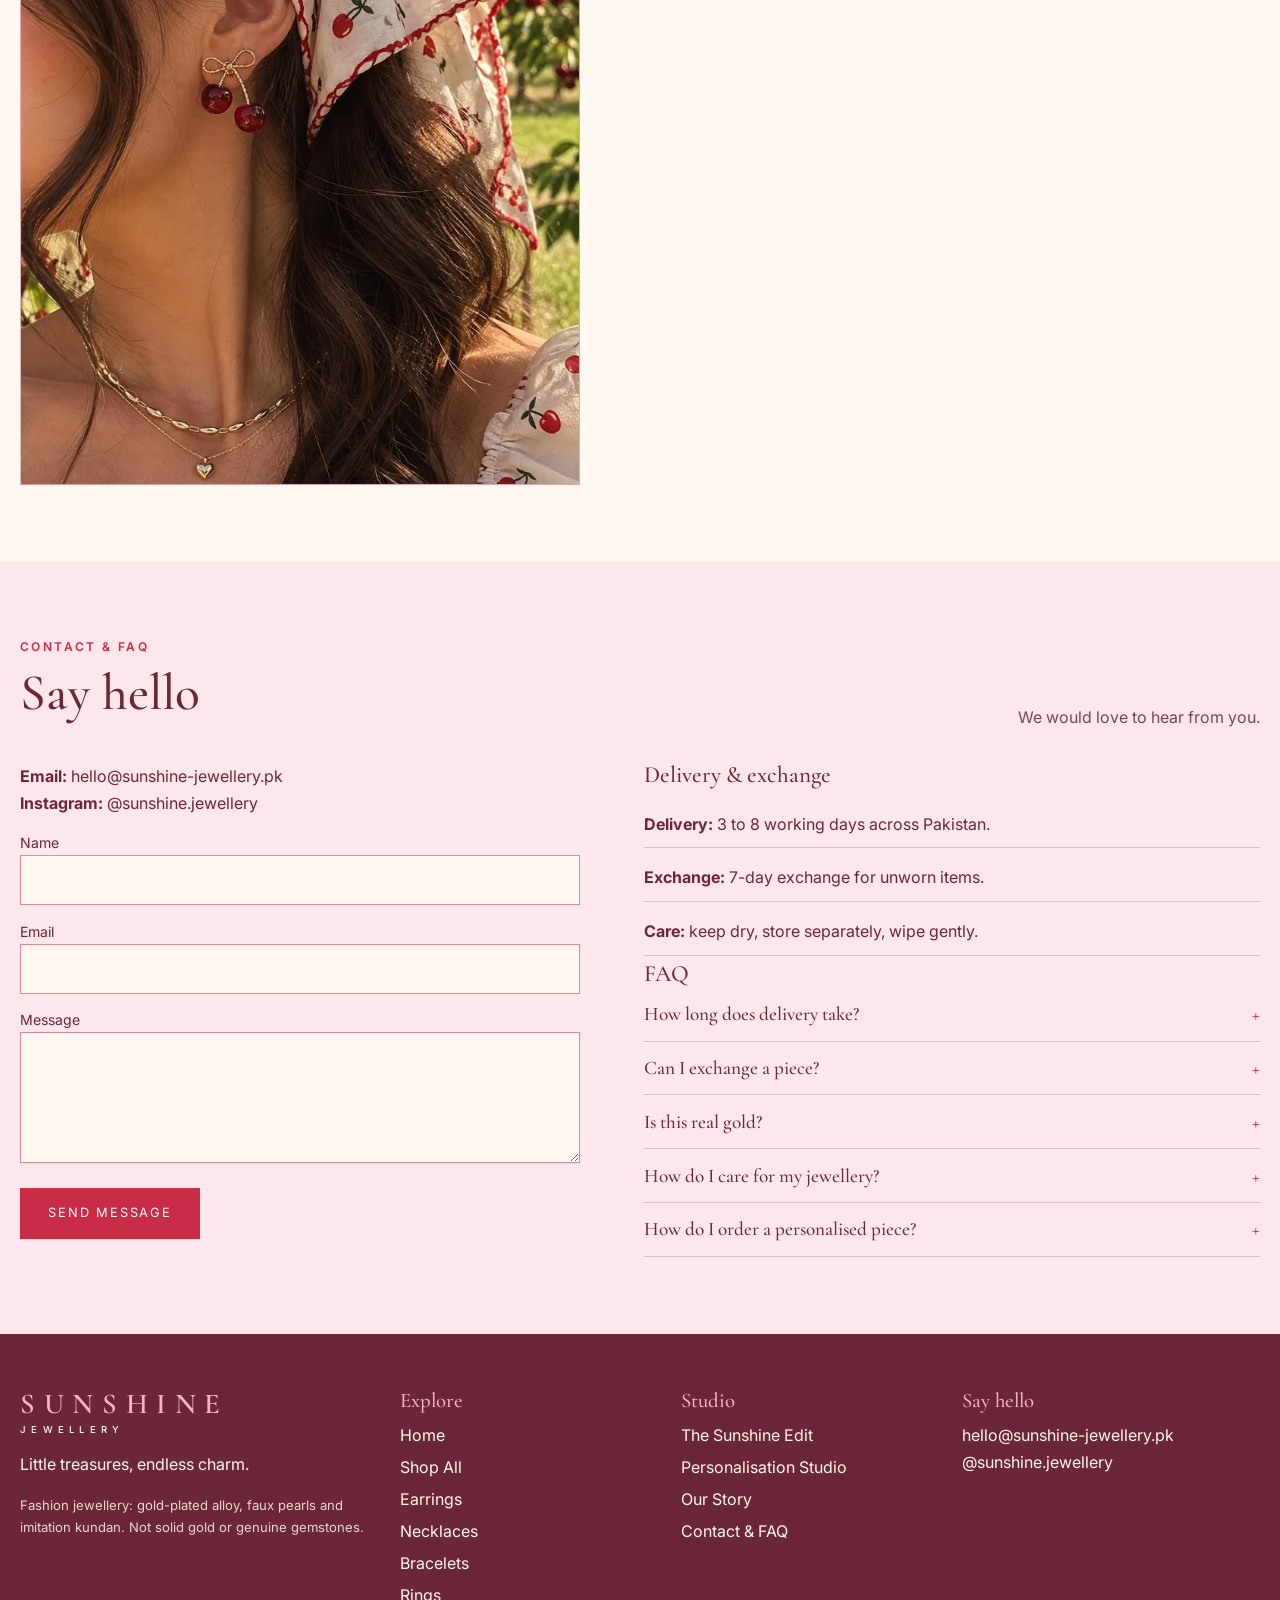
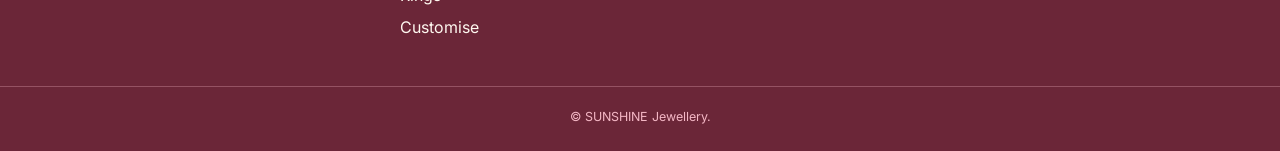
<file: customise.html>
<!doctype html>
<html lang="en">
  <head>
    <meta charset="utf-8" />
    <meta name="viewport" content="width=device-width, initial-scale=1" />
    <title>Customise & Brand | SUNSHINE Jewellery</title>
    <meta
      name="description"
      content="SUNSHINE Jewellery: little treasures, endless charm. Gold-plated fashion jewellery inspired by Pakistani style."
    />
    <link rel="preconnect" href="https://fonts.googleapis.com" />
    <link rel="preconnect" href="https://fonts.gstatic.com" crossorigin />
    <link
      href="https://fonts.googleapis.com/css2?family=Cormorant+Garamond:ital,wght@0,500;0,600;1,500&amp;family=Inter:wght@400;500;600&amp;display=swap"
      rel="stylesheet"
    />
    <link rel="stylesheet" href="style.css" />
  </head>
  <body>
    <a class="skip" href="#main">Skip to content</a>
    <div class="announce" role="region" aria-label="Announcements">
      <div class="track">
        <span>Little treasures, endless charm &#10022;</span
        ><span>Gold-plated fashion jewellery &#10022;</span
        ><span>Delivery across Pakistan &#10022;</span
        ><span>Personalise your piece in the Studio &#10022;</span
        ><span>Your everyday dose of pretty &#10022;</span
        ><span aria-hidden="true"
          ><span>Little treasures, endless charm &#10022;</span
          ><span>Gold-plated fashion jewellery &#10022;</span
          ><span>Delivery across Pakistan &#10022;</span
          ><span>Personalise your piece in the Studio &#10022;</span
          ><span>Your everyday dose of pretty &#10022;</span></span
        >
      </div>
    </div>
    <header class="site">
      <input
        type="checkbox"
        id="nav-toggle"
        class="sr"
        aria-label="Open or close menu"
      />
      <a class="logo" href="index.html">SUNSHINE<small>Jewellery</small></a>
      <label for="nav-toggle" class="burger" aria-hidden="true"><i></i></label>
      <nav aria-label="Main">
        <ul>
          <li><a href="index.html">Home</a></li>
          <li><a href="shop.html">Shop All</a></li>
          <li><a href="earrings.html">Earrings</a></li>
          <li><a href="necklaces.html">Necklaces</a></li>
          <li><a href="bracelets.html">Bracelets</a></li>
          <li><a href="rings.html">Rings</a></li>
          <li><a href="customise.html" aria-current="page">Customise</a></li>
        </ul>
      </nav>
    </header>
    <main id="main">
      <section class="phead">
        <div class="wrap">
          <p class="kicker">Customise &amp; brand</p>
          <h1>The Sunshine world</h1>
          <nav class="subnav" aria-label="On this page">
            <a href="#edit">The Sunshine Edit</a
            ><a href="#studio">Personalisation Studio</a
            ><a href="#story">Our Story</a
            ><a href="#contact">Contact &amp; FAQ</a>
          </nav>
        </div>
      </section>
      <section id="edit" class="wrap">
        <div class="shead">
          <div>
            <p class="kicker">Lookbook</p>
            <h2>The Sunshine Edit</h2>
          </div>
          <p>Styling ideas for the moments in your calendar.</p>
        </div>
        <div class="grid looks">
          <article class="look">
            <div
              class="ph"
              style="--r: 4/5"
              role="img"
              aria-label="Lookbook photo for Eid: Pair gul jhumkas with a pastel suit and keep necklaces simple."
            >
              <span>Image placeholder<small>images/look-eid.jpg</small></span
              ><img src="images/look-eid.jpg" alt="" loading="lazy" />
            </div>
            <h3>Eid</h3>
            <p>
              Pair gul jhumkas with a pastel suit and keep necklaces simple.
            </p>
          </article>
          <article class="look">
            <div
              class="ph"
              style="--r: 4/5"
              role="img"
              aria-label="Lookbook photo for Mehndi: Stack rings and charm bracelets so the henna stays the star."
            >
              <span>Image placeholder<small>images/look-mehndi.jpg</small></span
              ><img src="images/look-mehndi.jpg" alt="" loading="lazy" />
            </div>
            <h3>Mehndi</h3>
            <p>Stack rings and charm bracelets so the henna stays the star.</p>
          </article>
          <article class="look">
            <div
              class="ph"
              style="--r: 4/5"
              role="img"
              aria-label="Lookbook photo for Weddings: Pearl drops or kundan bloom with a plain neckline."
            >
              <span
                >Image placeholder<small>images/look-wedding.jpg</small></span
              ><img src="images/look-wedding.jpg" alt="" loading="lazy" />
            </div>
            <h3>Weddings</h3>
            <p>Pearl drops or kundan bloom with a plain neckline.</p>
          </article>
          <article class="look">
            <div
              class="ph"
              style="--r: 4/5"
              role="img"
              aria-label="Lookbook photo for Dinner dates: A small pendant and cherry hoops: soft, memorable, not loud."
            >
              <span>Image placeholder<small>images/look-dinner.jpg</small></span
              ><img src="images/look-dinner.jpg" alt="" loading="lazy" />
            </div>
            <h3>Dinner dates</h3>
            <p>A small pendant and cherry hoops: soft, memorable, not loud.</p>
          </article>
          <article class="look">
            <div
              class="ph"
              style="--r: 4/5"
              role="img"
              aria-label="Lookbook photo for Everyday outfits: Studs, a slim chain and one ring. Done in two minutes."
            >
              <span
                >Image placeholder<small>images/look-everyday.jpg</small></span
              ><img src="images/look-everyday.jpg" alt="" loading="lazy" />
            </div>
            <h3>Everyday outfits</h3>
            <p>Studs, a slim chain and one ring. Done in two minutes.</p>
          </article>
          <article class="look">
            <div
              class="ph"
              style="--r: 4/5"
              role="img"
              aria-label="Lookbook photo for Gifting: A locket or gift set, wrapped with a handwritten note."
            >
              <span
                >Image placeholder<small>images/look-gifting.jpg</small></span
              ><img src="images/look-gifting.jpg" alt="" loading="lazy" />
            </div>
            <h3>Gifting</h3>
            <p>A locket or gift set, wrapped with a handwritten note.</p>
          </article>
        </div>
        <div class="tips">
          <h3>Jewellery-care tips</h3>
          <ul>
            <li>Put jewellery on last, after perfume and hair spray.</li>
            <li>Remove before swimming, showering or workouts.</li>
            <li>Wipe with a soft dry cloth after each wear.</li>
            <li>Store pieces separately in a pouch or lined box.</li>
            <li>Avoid long contact with water, oils and lotions.</li>
          </ul>
        </div>
      </section>
      <section id="studio" class="tint">
        <div class="wrap">
          <div class="shead">
            <div>
              <p class="kicker">Design your piece</p>
              <h2>Personalisation Studio</h2>
            </div>
            <p>Choose options and watch the previews change.</p>
          </div>
          <p class="notice">
            Love your design? Send us your design summary by email or Instagram
            and we will take it from there. Prices shown are starting prices and
            may vary with your choices.
          </p>
          <div role="group" class="studio" aria-labelledby="h-br">
            <div class="ctl">
              <h3 id="h-br">Charm bracelet</h3>
              <p class="price">From PKR 1,850</p>
              <fieldset>
                <legend>Finish</legend>
                <div class="opts">
                  <label class="opt"
                    ><input type="radio" name="bfin" id="b-gold" checked /><span
                      >Gold-tone</span
                    ></label
                  ><label class="opt"
                    ><input type="radio" name="bfin" id="b-silver" /><span
                      >Silver-tone</span
                    ></label
                  >
                </div>
              </fieldset>
              <fieldset class="charms">
                <legend>Charms (choose any)</legend>
                <div class="opts">
                  <label class="opt"
                    ><input
                      type="checkbox"
                      name="charm"
                      id="b-heart"
                      checked
                    /><span>Heart</span></label
                  ><label class="opt"
                    ><input
                      type="checkbox"
                      name="charm"
                      id="b-star"
                      checked
                    /><span>Star</span></label
                  ><label class="opt"
                    ><input type="checkbox" name="charm" id="b-cherry" /><span
                      >Cherry</span
                    ></label
                  ><label class="opt"
                    ><input
                      type="checkbox"
                      name="charm"
                      id="b-butterfly"
                    /><span>Butterfly</span></label
                  ><label class="opt"
                    ><input type="checkbox" name="charm" id="b-flower" /><span
                      >Flower</span
                    ></label
                  ><label class="opt"
                    ><input type="checkbox" name="charm" id="b-moon" /><span
                      >Crescent moon</span
                    ></label
                  >
                </div>
              </fieldset>
              <label class="eng" for="e-br"
                >Optional engraving note (max 12 characters)</label
              ><input
                type="text"
                id="e-br"
                maxlength="12"
                placeholder="e.g. Always"
                autocomplete="off"
              />
              <p class="hint">
                Share your note with us when you message to order. It does not
                appear in the preview.
              </p>
            </div>
            <div class="out">
              <div
                class="prev bracelet"
                role="img"
                aria-label="Preview of a charm bracelet showing the selected charms"
              >
                <div class="chain"></div>
                <span
                  class="v v-b-heart ch"
                  style="--a: 0deg"
                  aria-hidden="true"
                  >&#9829;</span
                ><span
                  class="v v-b-star ch"
                  style="--a: 60deg"
                  aria-hidden="true"
                  >&#9733;</span
                ><span
                  class="v v-b-cherry ch"
                  style="--a: 120deg"
                  aria-hidden="true"
                  >&#127826;</span
                ><span
                  class="v v-b-butterfly ch"
                  style="--a: 180deg"
                  aria-hidden="true"
                  >&#129419;</span
                ><span
                  class="v v-b-flower ch"
                  style="--a: 240deg"
                  aria-hidden="true"
                  >&#10048;</span
                ><span
                  class="v v-b-moon ch"
                  style="--a: 300deg"
                  aria-hidden="true"
                  >&#9790;</span
                >
              </div>
              <dl class="sum">
                <div>
                  <dt>Design</dt>
                  <dd>Charm bracelet</dd>
                </div>
                <div>
                  <dt>Finish</dt>
                  <dd>
                    <span class="v v-b-gold">Gold-tone</span
                    ><span class="v v-b-silver">Silver-tone</span>
                  </dd>
                </div>
                <div>
                  <dt>Charms</dt>
                  <dd>
                    <span class="v v-b-heart">Heart</span
                    ><span class="v v-b-star">Star</span
                    ><span class="v v-b-cherry">Cherry</span
                    ><span class="v v-b-butterfly">Butterfly</span
                    ><span class="v v-b-flower">Flower</span
                    ><span class="v v-b-moon">Crescent moon</span
                    ><span class="none">None selected</span>
                  </dd>
                </div>
                <div>
                  <dt>Charm price</dt>
                  <dd>PKR 300 each</dd>
                </div>
              </dl>
            </div>
          </div>
          <div role="group" class="studio" aria-labelledby="h-rg">
            <div class="ctl">
              <h3 id="h-rg">Initial ring</h3>
              <p class="price">PKR 1,450 to 1,950</p>
              <fieldset>
                <legend>Ring style</legend>
                <div class="opts">
                  <label class="opt"
                    ><input type="radio" name="rs" id="r-s1" checked /><span
                      >Signet</span
                    ></label
                  ><label class="opt"
                    ><input type="radio" name="rs" id="r-s2" /><span
                      >Round top</span
                    ></label
                  ><label class="opt"
                    ><input type="radio" name="rs" id="r-s3" /><span
                      >Heart top</span
                    ></label
                  ><label class="opt"
                    ><input type="radio" name="rs" id="r-s4" /><span
                      >Bow top</span
                    ></label
                  ><label class="opt"
                    ><input type="radio" name="rs" id="r-s5" /><span
                      >Pearl top</span
                    ></label
                  ><label class="opt"
                    ><input type="radio" name="rs" id="r-s6" /><span
                      >Star top</span
                    ></label
                  >
                </div>
              </fieldset>
              <fieldset>
                <legend>Finish</legend>
                <div class="opts">
                  <label class="opt"
                    ><input type="radio" name="rfin" id="r-gold" checked /><span
                      >Gold-tone</span
                    ></label
                  ><label class="opt"
                    ><input type="radio" name="rfin" id="r-silver" /><span
                      >Silver-tone</span
                    ></label
                  >
                </div>
              </fieldset>
              <fieldset>
                <legend>Initial</legend>
                <div class="az">
                  <label class="opt"
                    ><input type="radio" name="rl" id="r-A" checked /><span
                      >A</span
                    ></label
                  ><label class="opt"
                    ><input type="radio" name="rl" id="r-B" /><span
                      >B</span
                    ></label
                  ><label class="opt"
                    ><input type="radio" name="rl" id="r-C" /><span
                      >C</span
                    ></label
                  ><label class="opt"
                    ><input type="radio" name="rl" id="r-D" /><span
                      >D</span
                    ></label
                  ><label class="opt"
                    ><input type="radio" name="rl" id="r-E" /><span
                      >E</span
                    ></label
                  ><label class="opt"
                    ><input type="radio" name="rl" id="r-F" /><span
                      >F</span
                    ></label
                  ><label class="opt"
                    ><input type="radio" name="rl" id="r-G" /><span
                      >G</span
                    ></label
                  ><label class="opt"
                    ><input type="radio" name="rl" id="r-H" /><span
                      >H</span
                    ></label
                  ><label class="opt"
                    ><input type="radio" name="rl" id="r-I" /><span
                      >I</span
                    ></label
                  ><label class="opt"
                    ><input type="radio" name="rl" id="r-J" /><span
                      >J</span
                    ></label
                  ><label class="opt"
                    ><input type="radio" name="rl" id="r-K" /><span
                      >K</span
                    ></label
                  ><label class="opt"
                    ><input type="radio" name="rl" id="r-L" /><span
                      >L</span
                    ></label
                  ><label class="opt"
                    ><input type="radio" name="rl" id="r-M" /><span
                      >M</span
                    ></label
                  ><label class="opt"
                    ><input type="radio" name="rl" id="r-N" /><span
                      >N</span
                    ></label
                  ><label class="opt"
                    ><input type="radio" name="rl" id="r-O" /><span
                      >O</span
                    ></label
                  ><label class="opt"
                    ><input type="radio" name="rl" id="r-P" /><span
                      >P</span
                    ></label
                  ><label class="opt"
                    ><input type="radio" name="rl" id="r-Q" /><span
                      >Q</span
                    ></label
                  ><label class="opt"
                    ><input type="radio" name="rl" id="r-R" /><span
                      >R</span
                    ></label
                  ><label class="opt"
                    ><input type="radio" name="rl" id="r-S" /><span
                      >S</span
                    ></label
                  ><label class="opt"
                    ><input type="radio" name="rl" id="r-T" /><span
                      >T</span
                    ></label
                  ><label class="opt"
                    ><input type="radio" name="rl" id="r-U" /><span
                      >U</span
                    ></label
                  ><label class="opt"
                    ><input type="radio" name="rl" id="r-V" /><span
                      >V</span
                    ></label
                  ><label class="opt"
                    ><input type="radio" name="rl" id="r-W" /><span
                      >W</span
                    ></label
                  ><label class="opt"
                    ><input type="radio" name="rl" id="r-X" /><span
                      >X</span
                    ></label
                  ><label class="opt"
                    ><input type="radio" name="rl" id="r-Y" /><span
                      >Y</span
                    ></label
                  ><label class="opt"
                    ><input type="radio" name="rl" id="r-Z" /><span
                      >Z</span
                    ></label
                  >
                </div>
              </fieldset>
              <label class="eng" for="e-rg"
                >Optional engraving note (max 12 characters)</label
              ><input
                type="text"
                id="e-rg"
                maxlength="12"
                placeholder="e.g. Always"
                autocomplete="off"
              />
              <p class="hint">
                Share your note with us when you message to order. It does not
                appear in the preview.
              </p>
            </div>
            <div class="out">
              <div
                class="prev"
                role="img"
                aria-label="Preview of an initial ring in the selected style, finish and letter"
              >
                <div class="ring">
                  <div class="face">
                    <span class="v v-r-A">A</span><span class="v v-r-B">B</span
                    ><span class="v v-r-C">C</span><span class="v v-r-D">D</span
                    ><span class="v v-r-E">E</span><span class="v v-r-F">F</span
                    ><span class="v v-r-G">G</span><span class="v v-r-H">H</span
                    ><span class="v v-r-I">I</span><span class="v v-r-J">J</span
                    ><span class="v v-r-K">K</span><span class="v v-r-L">L</span
                    ><span class="v v-r-M">M</span><span class="v v-r-N">N</span
                    ><span class="v v-r-O">O</span><span class="v v-r-P">P</span
                    ><span class="v v-r-Q">Q</span><span class="v v-r-R">R</span
                    ><span class="v v-r-S">S</span><span class="v v-r-T">T</span
                    ><span class="v v-r-U">U</span><span class="v v-r-V">V</span
                    ><span class="v v-r-W">W</span><span class="v v-r-X">X</span
                    ><span class="v v-r-Y">Y</span
                    ><span class="v v-r-Z">Z</span>
                  </div>
                </div>
              </div>
              <dl class="sum">
                <div>
                  <dt>Design</dt>
                  <dd>Initial ring</dd>
                </div>
                <div>
                  <dt>Style</dt>
                  <dd>
                    <span class="v v-r-s1">Signet</span
                    ><span class="v v-r-s2">Round top</span
                    ><span class="v v-r-s3">Heart top</span
                    ><span class="v v-r-s4">Bow top</span
                    ><span class="v v-r-s5">Pearl top</span
                    ><span class="v v-r-s6">Star top</span>
                  </dd>
                </div>
                <div>
                  <dt>Finish</dt>
                  <dd>
                    <span class="v v-r-gold">Gold-tone</span
                    ><span class="v v-r-silver">Silver-tone</span>
                  </dd>
                </div>
                <div>
                  <dt>Initial</dt>
                  <dd>
                    <span class="v v-r-A">A</span><span class="v v-r-B">B</span
                    ><span class="v v-r-C">C</span><span class="v v-r-D">D</span
                    ><span class="v v-r-E">E</span><span class="v v-r-F">F</span
                    ><span class="v v-r-G">G</span><span class="v v-r-H">H</span
                    ><span class="v v-r-I">I</span><span class="v v-r-J">J</span
                    ><span class="v v-r-K">K</span><span class="v v-r-L">L</span
                    ><span class="v v-r-M">M</span><span class="v v-r-N">N</span
                    ><span class="v v-r-O">O</span><span class="v v-r-P">P</span
                    ><span class="v v-r-Q">Q</span><span class="v v-r-R">R</span
                    ><span class="v v-r-S">S</span><span class="v v-r-T">T</span
                    ><span class="v v-r-U">U</span><span class="v v-r-V">V</span
                    ><span class="v v-r-W">W</span><span class="v v-r-X">X</span
                    ><span class="v v-r-Y">Y</span
                    ><span class="v v-r-Z">Z</span>
                  </dd>
                </div>
              </dl>
            </div>
          </div>
          <div role="group" class="studio" aria-labelledby="h-lk">
            <div class="ctl">
              <h3 id="h-lk">Personalised locket</h3>
              <p class="price">PKR 2,250 to 2,750</p>
              <fieldset>
                <legend>Locket shape</legend>
                <div class="opts">
                  <label class="opt"
                    ><input type="radio" name="ls" id="l-s1" checked /><span
                      >Heart</span
                    ></label
                  ><label class="opt"
                    ><input type="radio" name="ls" id="l-s2" /><span
                      >Oval</span
                    ></label
                  ><label class="opt"
                    ><input type="radio" name="ls" id="l-s3" /><span
                      >Round</span
                    ></label
                  ><label class="opt"
                    ><input type="radio" name="ls" id="l-s4" /><span
                      >Rectangle</span
                    ></label
                  >
                </div>
              </fieldset>
              <fieldset>
                <legend>Finish</legend>
                <div class="opts">
                  <label class="opt"
                    ><input type="radio" name="lfin" id="l-gold" checked /><span
                      >Gold-tone</span
                    ></label
                  ><label class="opt"
                    ><input type="radio" name="lfin" id="l-silver" /><span
                      >Silver-tone</span
                    ></label
                  >
                </div>
              </fieldset>
              <fieldset>
                <legend>Initial</legend>
                <div class="az">
                  <label class="opt"
                    ><input type="radio" name="ll" id="l-A" checked /><span
                      >A</span
                    ></label
                  ><label class="opt"
                    ><input type="radio" name="ll" id="l-B" /><span
                      >B</span
                    ></label
                  ><label class="opt"
                    ><input type="radio" name="ll" id="l-C" /><span
                      >C</span
                    ></label
                  ><label class="opt"
                    ><input type="radio" name="ll" id="l-D" /><span
                      >D</span
                    ></label
                  ><label class="opt"
                    ><input type="radio" name="ll" id="l-E" /><span
                      >E</span
                    ></label
                  ><label class="opt"
                    ><input type="radio" name="ll" id="l-F" /><span
                      >F</span
                    ></label
                  ><label class="opt"
                    ><input type="radio" name="ll" id="l-G" /><span
                      >G</span
                    ></label
                  ><label class="opt"
                    ><input type="radio" name="ll" id="l-H" /><span
                      >H</span
                    ></label
                  ><label class="opt"
                    ><input type="radio" name="ll" id="l-I" /><span
                      >I</span
                    ></label
                  ><label class="opt"
                    ><input type="radio" name="ll" id="l-J" /><span
                      >J</span
                    ></label
                  ><label class="opt"
                    ><input type="radio" name="ll" id="l-K" /><span
                      >K</span
                    ></label
                  ><label class="opt"
                    ><input type="radio" name="ll" id="l-L" /><span
                      >L</span
                    ></label
                  ><label class="opt"
                    ><input type="radio" name="ll" id="l-M" /><span
                      >M</span
                    ></label
                  ><label class="opt"
                    ><input type="radio" name="ll" id="l-N" /><span
                      >N</span
                    ></label
                  ><label class="opt"
                    ><input type="radio" name="ll" id="l-O" /><span
                      >O</span
                    ></label
                  ><label class="opt"
                    ><input type="radio" name="ll" id="l-P" /><span
                      >P</span
                    ></label
                  ><label class="opt"
                    ><input type="radio" name="ll" id="l-Q" /><span
                      >Q</span
                    ></label
                  ><label class="opt"
                    ><input type="radio" name="ll" id="l-R" /><span
                      >R</span
                    ></label
                  ><label class="opt"
                    ><input type="radio" name="ll" id="l-S" /><span
                      >S</span
                    ></label
                  ><label class="opt"
                    ><input type="radio" name="ll" id="l-T" /><span
                      >T</span
                    ></label
                  ><label class="opt"
                    ><input type="radio" name="ll" id="l-U" /><span
                      >U</span
                    ></label
                  ><label class="opt"
                    ><input type="radio" name="ll" id="l-V" /><span
                      >V</span
                    ></label
                  ><label class="opt"
                    ><input type="radio" name="ll" id="l-W" /><span
                      >W</span
                    ></label
                  ><label class="opt"
                    ><input type="radio" name="ll" id="l-X" /><span
                      >X</span
                    ></label
                  ><label class="opt"
                    ><input type="radio" name="ll" id="l-Y" /><span
                      >Y</span
                    ></label
                  ><label class="opt"
                    ><input type="radio" name="ll" id="l-Z" /><span
                      >Z</span
                    ></label
                  >
                </div>
              </fieldset>
              <label class="eng" for="e-lk"
                >Optional engraving note (max 12 characters)</label
              ><input
                type="text"
                id="e-lk"
                maxlength="12"
                placeholder="e.g. Always"
                autocomplete="off"
              />
              <p class="hint">
                Share your note with us when you message to order. It does not
                appear in the preview.
              </p>
            </div>
            <div class="out">
              <div
                class="prev"
                role="img"
                aria-label="Preview of a personalised locket in the selected shape, finish and letter"
              >
                <div class="lkchain"></div>
                <div class="lk">
                  <span class="v v-l-A">A</span><span class="v v-l-B">B</span
                  ><span class="v v-l-C">C</span><span class="v v-l-D">D</span
                  ><span class="v v-l-E">E</span><span class="v v-l-F">F</span
                  ><span class="v v-l-G">G</span><span class="v v-l-H">H</span
                  ><span class="v v-l-I">I</span><span class="v v-l-J">J</span
                  ><span class="v v-l-K">K</span><span class="v v-l-L">L</span
                  ><span class="v v-l-M">M</span><span class="v v-l-N">N</span
                  ><span class="v v-l-O">O</span><span class="v v-l-P">P</span
                  ><span class="v v-l-Q">Q</span><span class="v v-l-R">R</span
                  ><span class="v v-l-S">S</span><span class="v v-l-T">T</span
                  ><span class="v v-l-U">U</span><span class="v v-l-V">V</span
                  ><span class="v v-l-W">W</span><span class="v v-l-X">X</span
                  ><span class="v v-l-Y">Y</span><span class="v v-l-Z">Z</span>
                </div>
              </div>
              <dl class="sum">
                <div>
                  <dt>Design</dt>
                  <dd>Personalised locket</dd>
                </div>
                <div>
                  <dt>Shape</dt>
                  <dd>
                    <span class="v v-l-s1">Heart</span
                    ><span class="v v-l-s2">Oval</span
                    ><span class="v v-l-s3">Round</span
                    ><span class="v v-l-s4">Rectangle</span>
                  </dd>
                </div>
                <div>
                  <dt>Finish</dt>
                  <dd>
                    <span class="v v-l-gold">Gold-tone</span
                    ><span class="v v-l-silver">Silver-tone</span>
                  </dd>
                </div>
                <div>
                  <dt>Initial</dt>
                  <dd>
                    <span class="v v-l-A">A</span><span class="v v-l-B">B</span
                    ><span class="v v-l-C">C</span><span class="v v-l-D">D</span
                    ><span class="v v-l-E">E</span><span class="v v-l-F">F</span
                    ><span class="v v-l-G">G</span><span class="v v-l-H">H</span
                    ><span class="v v-l-I">I</span><span class="v v-l-J">J</span
                    ><span class="v v-l-K">K</span><span class="v v-l-L">L</span
                    ><span class="v v-l-M">M</span><span class="v v-l-N">N</span
                    ><span class="v v-l-O">O</span><span class="v v-l-P">P</span
                    ><span class="v v-l-Q">Q</span><span class="v v-l-R">R</span
                    ><span class="v v-l-S">S</span><span class="v v-l-T">T</span
                    ><span class="v v-l-U">U</span><span class="v v-l-V">V</span
                    ><span class="v v-l-W">W</span><span class="v v-l-X">X</span
                    ><span class="v v-l-Y">Y</span
                    ><span class="v v-l-Z">Z</span>
                  </dd>
                </div>
              </dl>
            </div>
          </div>
        </div>
      </section>
      <section id="story" class="wrap">
        <div class="two">
          <div>
            <p class="kicker">Our story</p>
            <h2>Pretty, personal and a little bit festive.</h2>
            <div
              class="ph"
              style="--r: 4/5"
              role="img"
              aria-label="Flat-lay of cherry-red dupatta, jhumkas and a gift box on cream"
            >
              <span>Image placeholder<small>images/story.jpg</small></span
              ><img src="images/story.jpg" alt="" loading="lazy" />
            </div>
          </div>
          <div>
            <p>
              In Pakistan, jewellery arrives with the season: jhumkas for Eid
              mornings, pearls for a dawat, a ring stack for mehndi night. We
              love that sense of occasion.
            </p>
            <p>
              SUNSHINE Jewellery is a feminine take on those traditions, with
              pieces styled for celebrations and for ordinary days. A locket is
              a gift that stays close. An initial ring says this one is mine.
            </p>
            <p>
              We believe getting dressed is self-expression. Little treasures
              can make a day feel brighter.
            </p>
          </div>
        </div>
      </section>
      <section id="contact" class="tint">
        <div class="wrap">
          <div class="shead">
            <div>
              <p class="kicker">Contact &amp; FAQ</p>
              <h2>Say hello</h2>
            </div>
            <p>We would love to hear from you.</p>
          </div>
          <div class="two">
            <div>
              <p>
                <strong>Email:</strong> hello@sunshine-jewellery.pk<br /><strong
                  >Instagram:</strong
                >
                @sunshine.jewellery
              </p>
              <form
                class="contact"
                action="mailto:hello@sunshine-jewellery.pk"
                method="post"
                enctype="text/plain"
              >
                <label for="cn">Name</label
                ><input id="cn" type="text" autocomplete="name" /><label
                  for="ce"
                  >Email</label
                ><input id="ce" type="email" autocomplete="email" /><label
                  for="cm"
                  >Message</label
                ><textarea id="cm" rows="4"></textarea
                ><button type="submit">Send message</button>
              </form>
            </div>
            <div>
              <h3>Delivery &amp; exchange</h3>
              <ul class="plain">
                <li>
                  <strong>Delivery:</strong> 3 to 8 working days across
                  Pakistan.
                </li>
                <li>
                  <strong>Exchange:</strong> 7-day exchange for unworn items.
                </li>
                <li>
                  <strong>Care:</strong> keep dry, store separately, wipe
                  gently.
                </li>
              </ul>
              <h3>FAQ</h3>
              <div class="faq">
                <details>
                  <summary>How long does delivery take?</summary>
                  <p>
                    3 to 5 working days in major cities and 5 to 8 elsewhere in
                    Pakistan.
                  </p>
                </details>
                <details>
                  <summary>Can I exchange a piece?</summary>
                  <p>
                    Unworn pieces in original packaging can be exchanged within
                    7 days of delivery. Personalised items are excluded.
                  </p>
                </details>
                <details>
                  <summary>Is this real gold?</summary>
                  <p>
                    No. Pieces are fashion jewellery made from gold-plated
                    alloy, with faux pearls, faux crystals and imitation kundan.
                  </p>
                </details>
                <details>
                  <summary>How do I care for my jewellery?</summary>
                  <p>
                    Keep it dry, put it on after perfume, store pieces
                    separately and wipe with a soft cloth.
                  </p>
                </details>
                <details>
                  <summary>How do I order a personalised piece?</summary>
                  <p>
                    Preview your design in the Studio, then email or message us
                    on Instagram with your design summary.
                  </p>
                </details>
              </div>
            </div>
          </div>
        </div>
      </section>
    </main>
    <footer class="foot">
      <div class="wrap fgrid">
        <div>
          <a class="logo" href="index.html">SUNSHINE<small>Jewellery</small></a>
          <p>Little treasures, endless charm.</p>
          <p class="small">
            Fashion jewellery: gold-plated alloy, faux pearls and imitation
            kundan. Not solid gold or genuine gemstones.
          </p>
        </div>
        <div>
          <h3>Explore</h3>
          <ul>
            <li><a href="index.html">Home</a></li>
            <li><a href="shop.html">Shop All</a></li>
            <li><a href="earrings.html">Earrings</a></li>
            <li><a href="necklaces.html">Necklaces</a></li>
            <li><a href="bracelets.html">Bracelets</a></li>
            <li><a href="rings.html">Rings</a></li>
            <li><a href="customise.html">Customise</a></li>
          </ul>
        </div>
        <div>
          <h3>Studio</h3>
          <ul>
            <li><a href="customise.html#edit">The Sunshine Edit</a></li>
            <li><a href="customise.html#studio">Personalisation Studio</a></li>
            <li><a href="customise.html#story">Our Story</a></li>
            <li><a href="customise.html#contact">Contact &amp; FAQ</a></li>
          </ul>
        </div>
        <div>
          <h3>Say hello</h3>
          <p>hello@sunshine-jewellery.pk<br />@sunshine.jewellery</p>
        </div>
      </div>
      <p class="copy">&copy; SUNSHINE Jewellery.</p>
    </footer>
  </body>
</html>
</file>
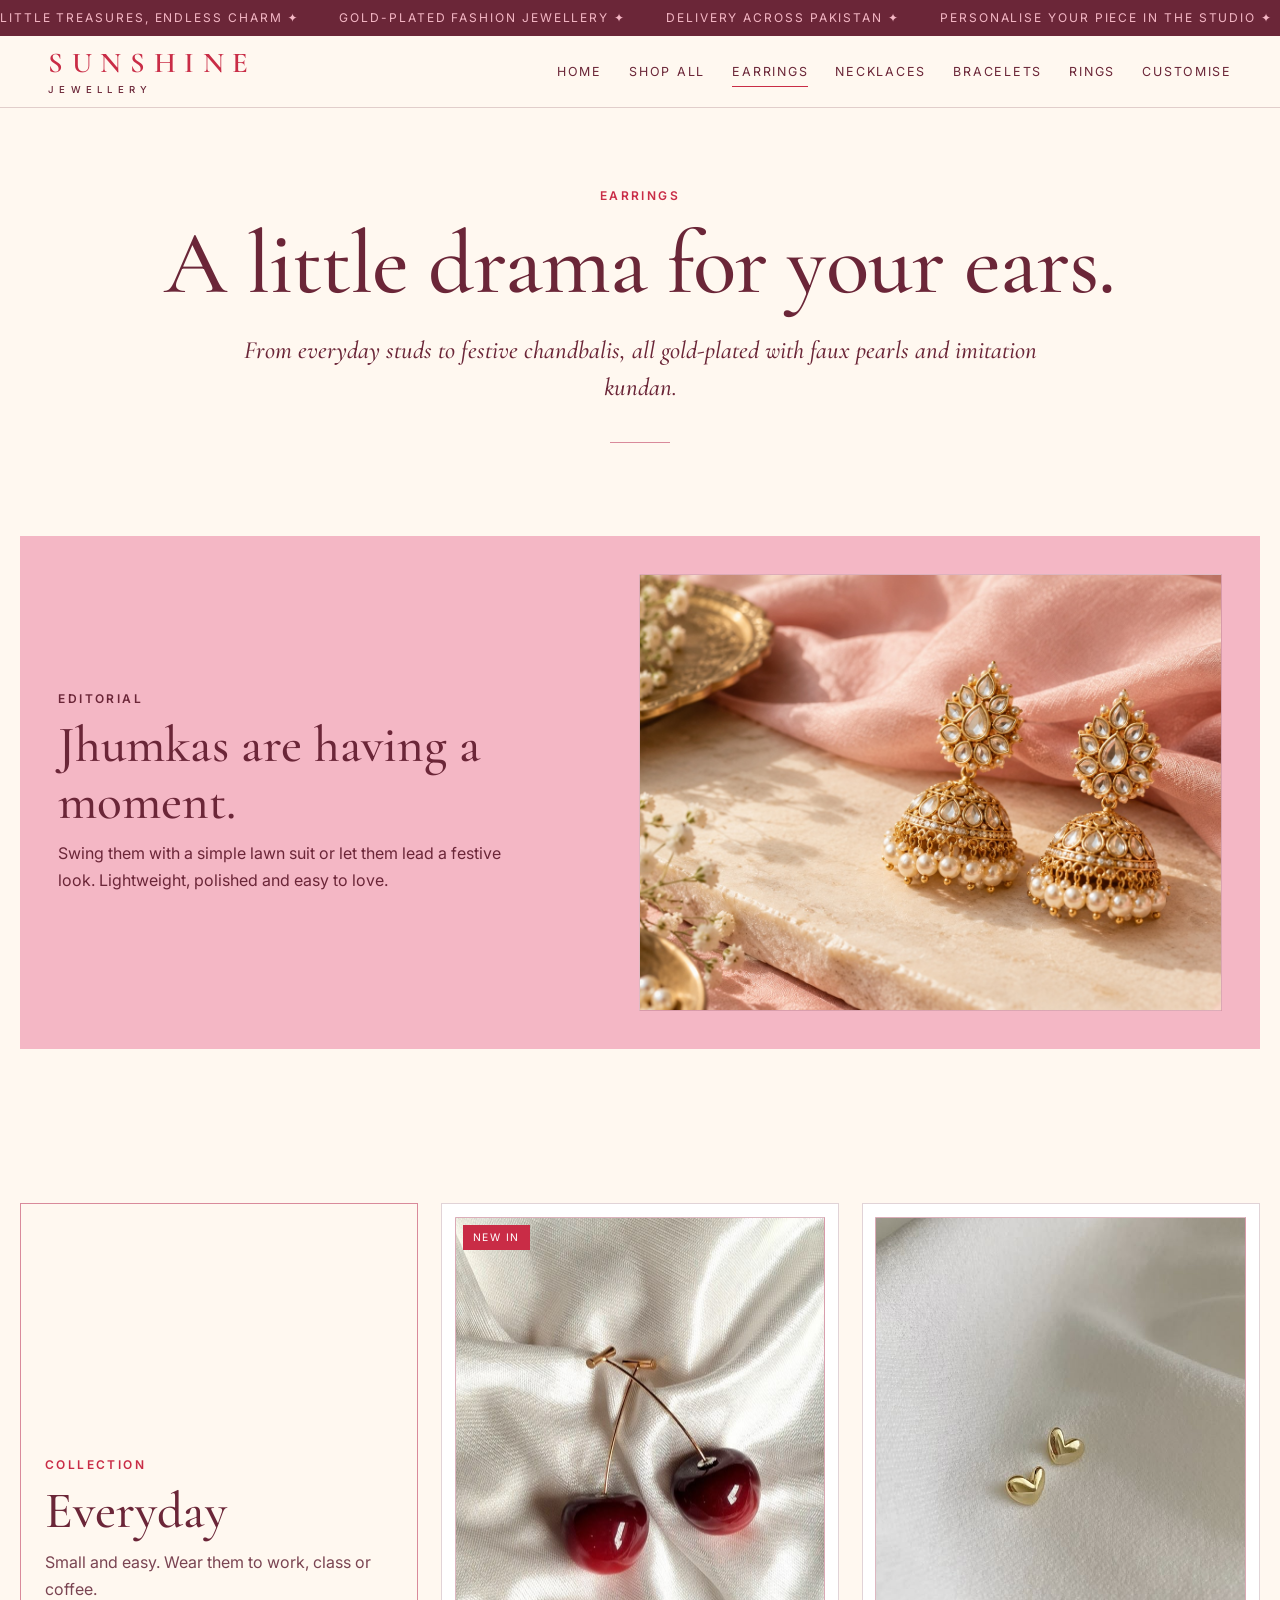
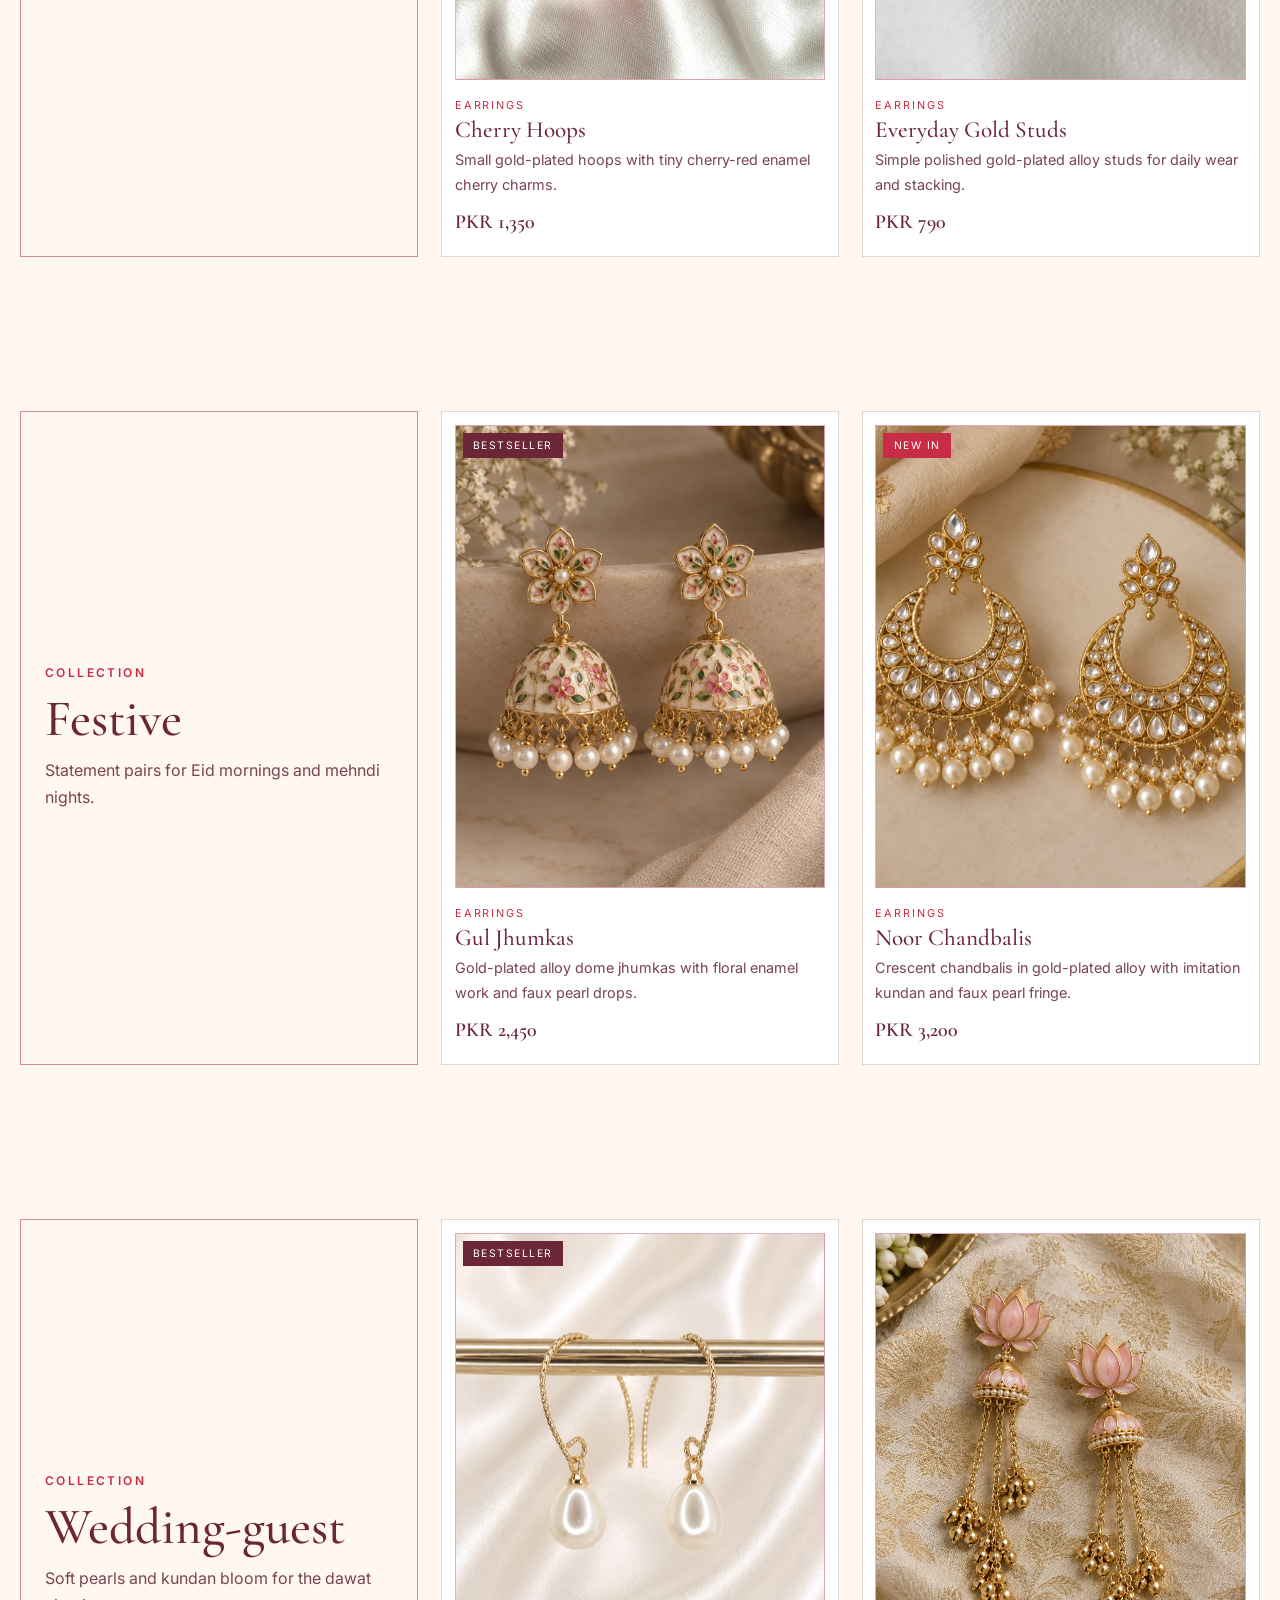
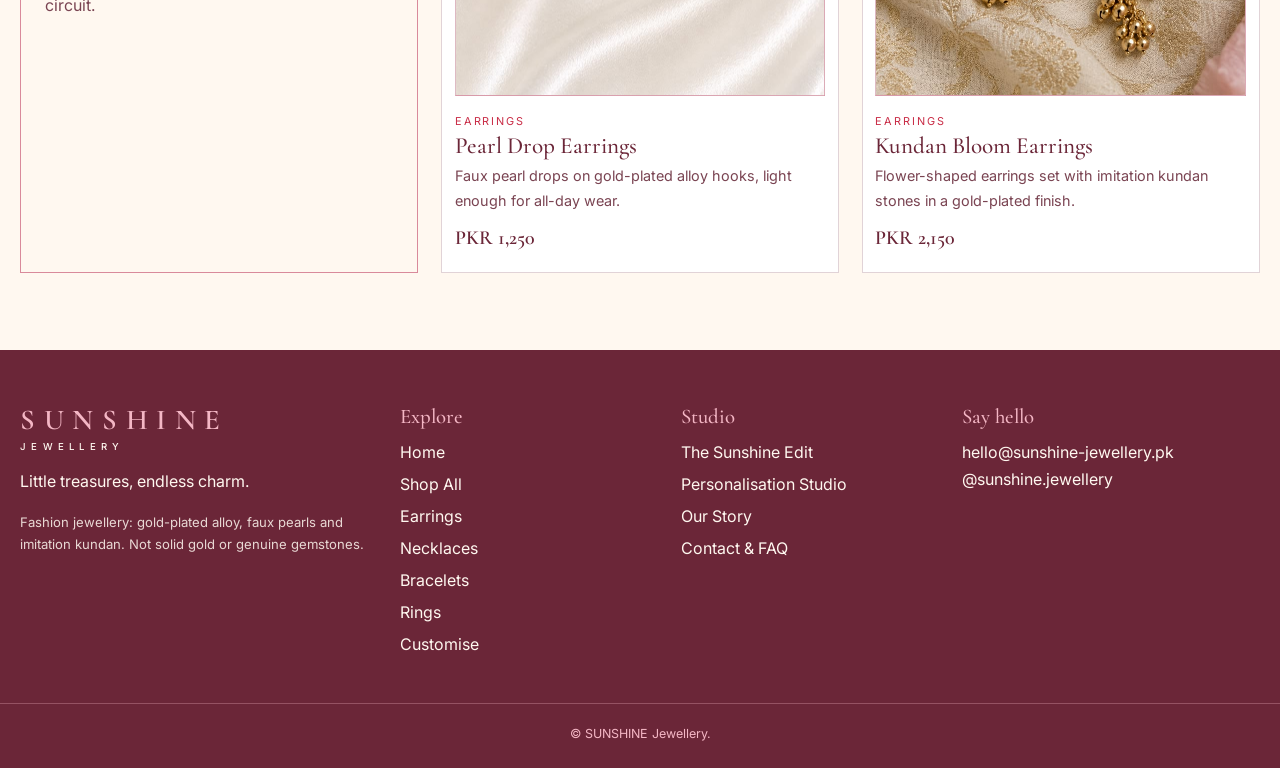
<file: earrings.html>
<!DOCTYPE html>
<html lang="en"><head><meta charset="utf-8"><meta name="viewport" content="width=device-width, initial-scale=1">
<title>Earrings | SUNSHINE Jewellery</title>
<meta name="description" content="SUNSHINE Jewellery: little treasures, endless charm. Gold-plated fashion jewellery inspired by Pakistani style.">
<link rel="preconnect" href="https://fonts.googleapis.com"><link rel="preconnect" href="https://fonts.gstatic.com" crossorigin>
<link href="https://fonts.googleapis.com/css2?family=Cormorant+Garamond:ital,wght@0,500;0,600;1,500&amp;family=Inter:wght@400;500;600&amp;display=swap" rel="stylesheet">
<link rel="stylesheet" href="style.css"></head>
<body>
<a class="skip" href="#main">Skip to content</a>
<div class="announce" role="region" aria-label="Announcements"><div class="track"><span>Little treasures, endless charm &#10022;</span><span>Gold-plated fashion jewellery &#10022;</span><span>Delivery across Pakistan &#10022;</span><span>Personalise your piece in the Studio &#10022;</span><span>Your everyday dose of pretty &#10022;</span><span aria-hidden="true"><span>Little treasures, endless charm &#10022;</span><span>Gold-plated fashion jewellery &#10022;</span><span>Delivery across Pakistan &#10022;</span><span>Personalise your piece in the Studio &#10022;</span><span>Your everyday dose of pretty &#10022;</span></span></div></div>
<header class="site">
<input type="checkbox" id="nav-toggle" class="sr" aria-label="Open or close menu">
<a class="logo" href="index.html">SUNSHINE<small>Jewellery</small></a>
<label for="nav-toggle" class="burger" aria-hidden="true"><i></i></label>
<nav aria-label="Main"><ul><li><a href="index.html">Home</a></li><li><a href="shop.html">Shop All</a></li><li><a href="earrings.html" aria-current="page">Earrings</a></li><li><a href="necklaces.html">Necklaces</a></li><li><a href="bracelets.html">Bracelets</a></li><li><a href="rings.html">Rings</a></li><li><a href="customise.html">Customise</a></li></ul></nav>
</header>
<main id="main">
<section class="phead"><div class="wrap"><p class="kicker">Earrings</p><h1>A little drama for your ears.</h1><p class="lead">From everyday studs to festive chandbalis, all gold-plated with faux pearls and imitation kundan.</p></div></section><section class="wrap"><div class="edit"><div><p class="kicker">Editorial</p><h2>Jhumkas are having a moment.</h2><p>Swing them with a simple lawn suit or let them lead a festive look. Lightweight, polished and easy to love.</p></div><div class="ph " style="--r:4/3" role="img" aria-label="Close crop of a model smiling in gold jhumkas with soft blush light"><span>Image placeholder<small>images/editorial-earrings.jpg</small></span><img src="images/editorial-earrings.jpg" alt="" loading="lazy"></div></div></section><section class="wrap"><div class="grid g3"><div class="intro"><p class="kicker">Collection</p><h2>Everyday</h2><p>Small and easy. Wear them to work, class or coffee.</p></div><article class="card earrings"><span class="tag">New In</span><div class="ph " style="--r:4/5" role="img" aria-label="Cherry Hoops - Small gold-plated hoops with tiny cherry-red enamel cherry charms."><span>Image placeholder<small>images/earrings-cherry-hoops.jpg</small></span><img src="images/earrings-cherry-hoops.jpg" alt="" loading="lazy"></div><p class="cat">Earrings</p><h3>Cherry Hoops</h3><p>Small gold-plated hoops with tiny cherry-red enamel cherry charms.</p><p class="price">PKR 1,350</p></article><article class="card earrings"><div class="ph " style="--r:4/5" role="img" aria-label="Everyday Gold Studs - Simple polished gold-plated alloy studs for daily wear and stacking."><span>Image placeholder<small>images/earrings-everyday-gold-studs.jpg</small></span><img src="images/earrings-everyday-gold-studs.jpg" alt="" loading="lazy"></div><p class="cat">Earrings</p><h3>Everyday Gold Studs</h3><p>Simple polished gold-plated alloy studs for daily wear and stacking.</p><p class="price">PKR 790</p></article></div></section><section class="wrap"><div class="grid g3"><div class="intro"><p class="kicker">Collection</p><h2>Festive</h2><p>Statement pairs for Eid mornings and mehndi nights.</p></div><article class="card earrings"><span class="tag best">Bestseller</span><div class="ph " style="--r:4/5" role="img" aria-label="Gul Jhumkas - Gold-plated alloy dome jhumkas with floral enamel work and faux pearl drops."><span>Image placeholder<small>images/earrings-gul-jhumkas.jpg</small></span><img src="images/earrings-gul-jhumkas.jpg" alt="" loading="lazy"></div><p class="cat">Earrings</p><h3>Gul Jhumkas</h3><p>Gold-plated alloy dome jhumkas with floral enamel work and faux pearl drops.</p><p class="price">PKR 2,450</p></article><article class="card earrings"><span class="tag">New In</span><div class="ph " style="--r:4/5" role="img" aria-label="Noor Chandbalis - Crescent chandbalis in gold-plated alloy with imitation kundan and faux pearl fringe."><span>Image placeholder<small>images/earrings-noor-chandbalis.jpg</small></span><img src="images/earrings-noor-chandbalis.jpg" alt="" loading="lazy"></div><p class="cat">Earrings</p><h3>Noor Chandbalis</h3><p>Crescent chandbalis in gold-plated alloy with imitation kundan and faux pearl fringe.</p><p class="price">PKR 3,200</p></article></div></section><section class="wrap"><div class="grid g3"><div class="intro"><p class="kicker">Collection</p><h2>Wedding-guest</h2><p>Soft pearls and kundan bloom for the dawat circuit.</p></div><article class="card earrings"><span class="tag best">Bestseller</span><div class="ph " style="--r:4/5" role="img" aria-label="Pearl Drop Earrings - Faux pearl drops on gold-plated alloy hooks, light enough for all-day wear."><span>Image placeholder<small>images/earrings-pearl-drop-earrings.jpg</small></span><img src="images/earrings-pearl-drop-earrings.jpg" alt="" loading="lazy"></div><p class="cat">Earrings</p><h3>Pearl Drop Earrings</h3><p>Faux pearl drops on gold-plated alloy hooks, light enough for all-day wear.</p><p class="price">PKR 1,250</p></article><article class="card earrings"><div class="ph " style="--r:4/5" role="img" aria-label="Kundan Bloom Earrings - Flower-shaped earrings set with imitation kundan stones in a gold-plated finish."><span>Image placeholder<small>images/earrings-kundan-bloom-earrings.jpg</small></span><img src="images/earrings-kundan-bloom-earrings.jpg" alt="" loading="lazy"></div><p class="cat">Earrings</p><h3>Kundan Bloom Earrings</h3><p>Flower-shaped earrings set with imitation kundan stones in a gold-plated finish.</p><p class="price">PKR 2,150</p></article></div></section>
</main>
<footer class="foot"><div class="wrap fgrid">
<div><a class="logo" href="index.html">SUNSHINE<small>Jewellery</small></a><p>Little treasures, endless charm.</p><p class="small">Fashion jewellery: gold-plated alloy, faux pearls and imitation kundan. Not solid gold or genuine gemstones.</p></div>
<div><h3>Explore</h3><ul><li><a href="index.html">Home</a></li><li><a href="shop.html">Shop All</a></li><li><a href="earrings.html">Earrings</a></li><li><a href="necklaces.html">Necklaces</a></li><li><a href="bracelets.html">Bracelets</a></li><li><a href="rings.html">Rings</a></li><li><a href="customise.html">Customise</a></li></ul></div>
<div><h3>Studio</h3><ul><li><a href="customise.html#edit">The Sunshine Edit</a></li><li><a href="customise.html#studio">Personalisation Studio</a></li><li><a href="customise.html#story">Our Story</a></li><li><a href="customise.html#contact">Contact &amp; FAQ</a></li></ul></div>
<div><h3>Say hello</h3><p>hello@sunshine-jewellery.pk<br>@sunshine.jewellery</p></div>
</div><p class="copy">&copy; SUNSHINE Jewellery.</p></footer>
</body></html>
</file>
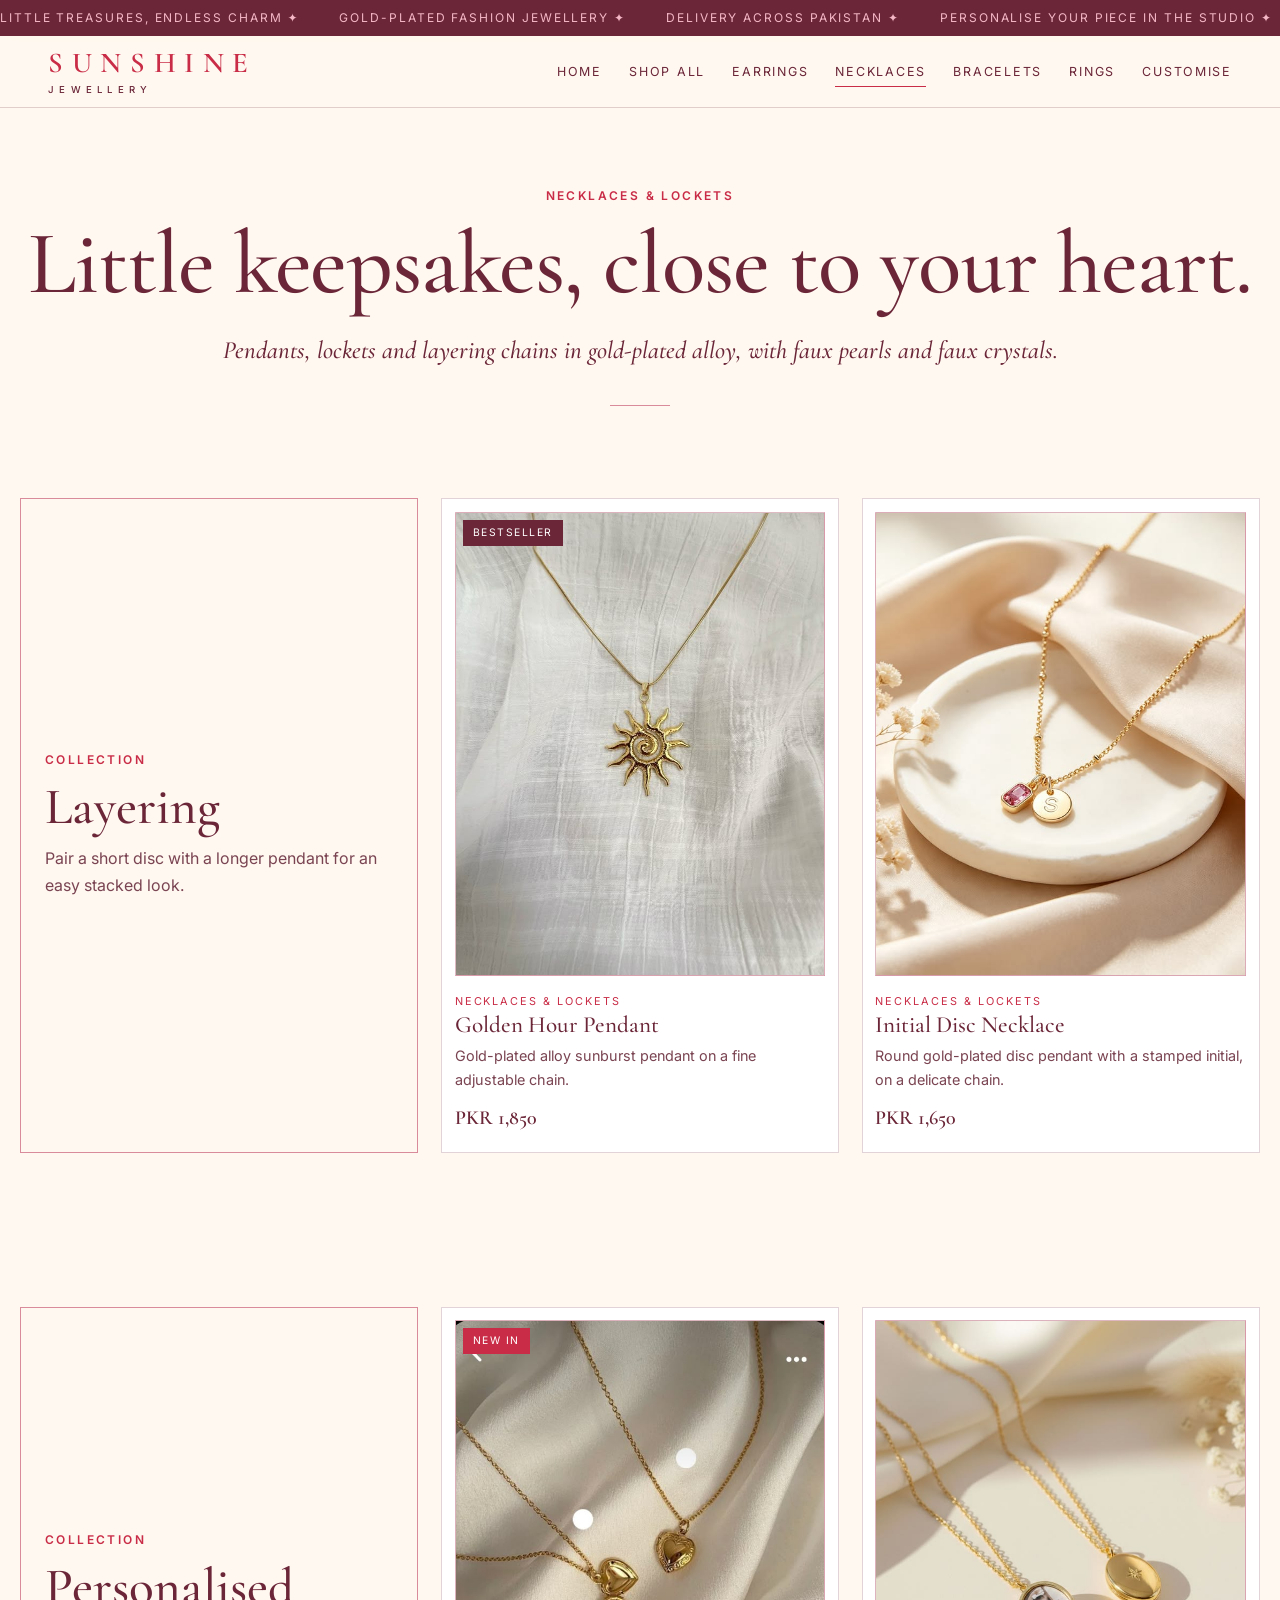
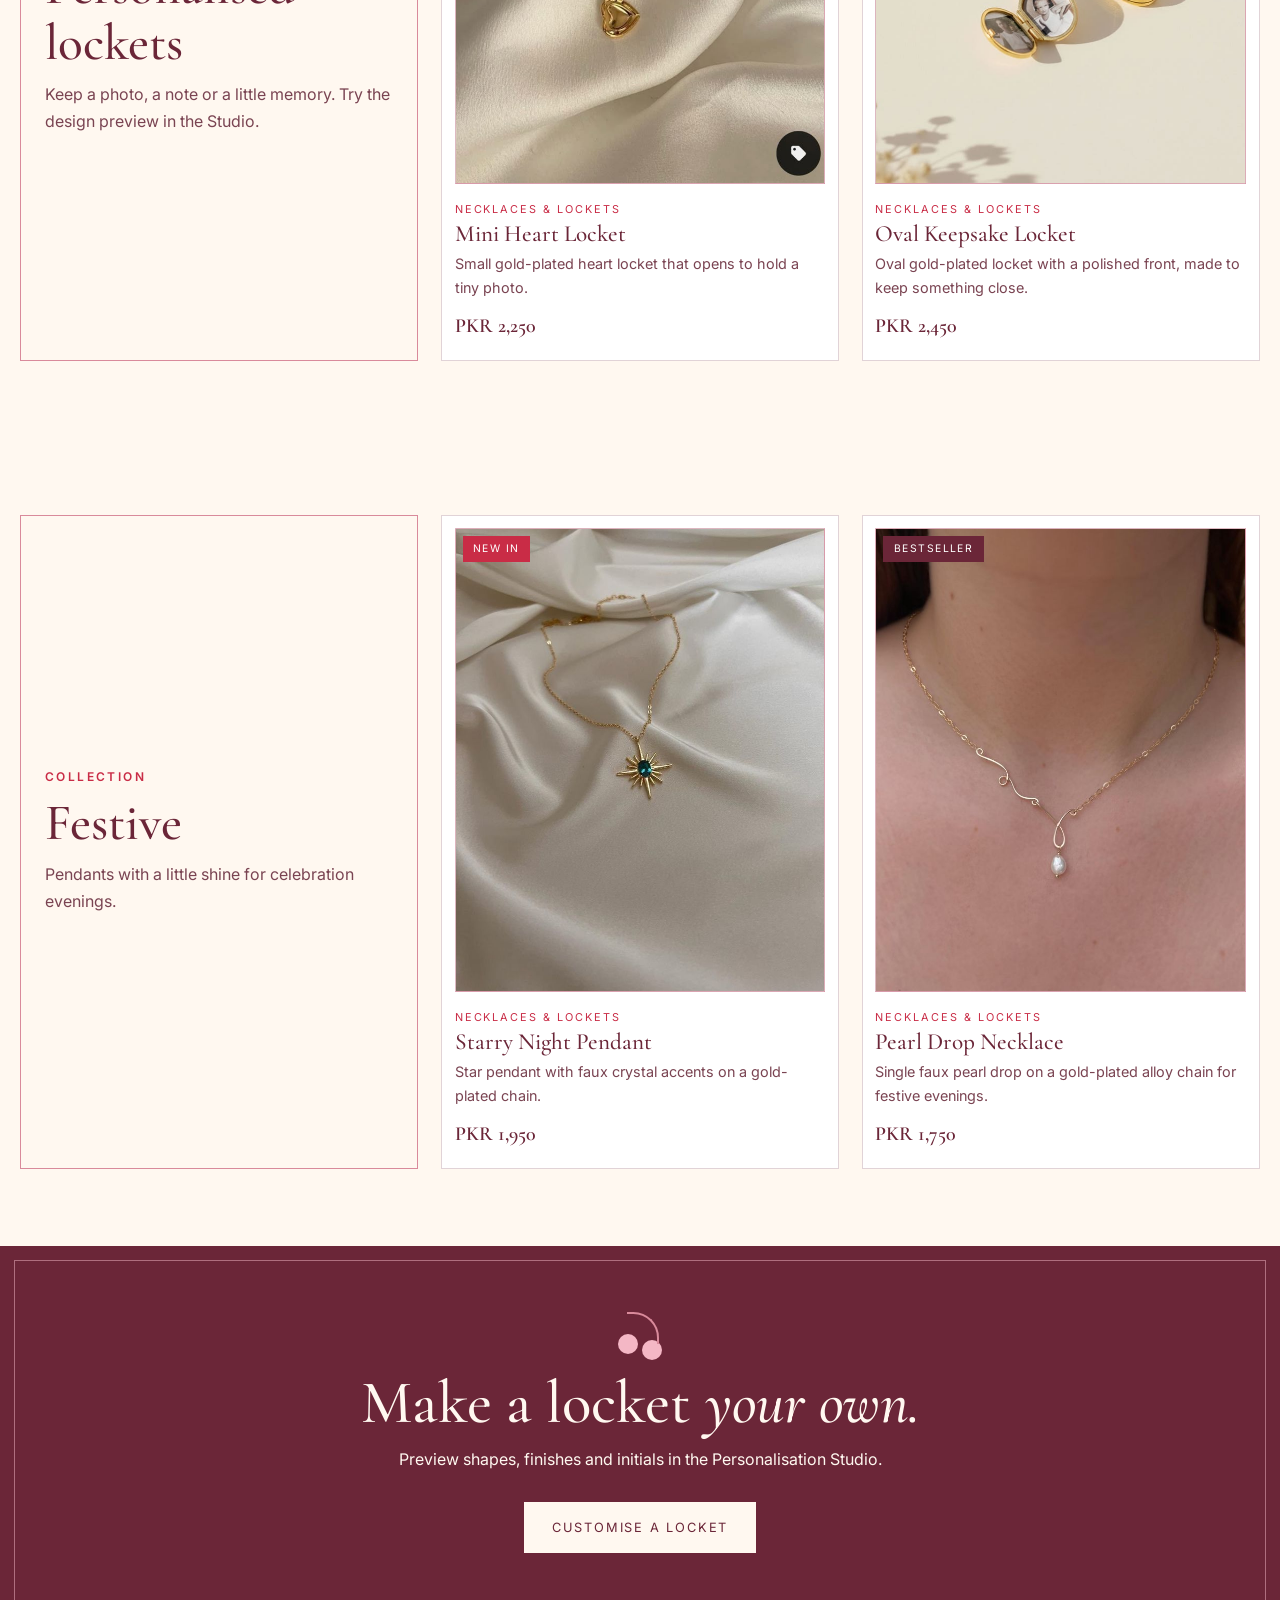
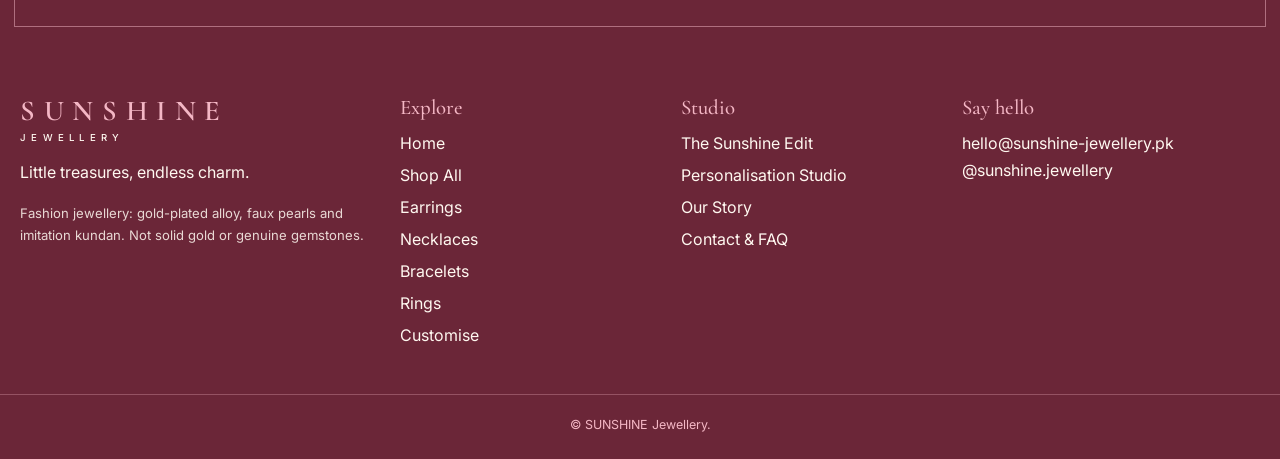
<file: necklaces.html>
<!doctype html>
<html lang="en">
  <head>
    <meta charset="utf-8" />
    <meta name="viewport" content="width=device-width, initial-scale=1" />
    <title>Necklaces & Lockets | SUNSHINE Jewellery</title>
    <meta
      name="description"
      content="SUNSHINE Jewellery: little treasures, endless charm. Gold-plated fashion jewellery inspired by Pakistani style."
    />
    <link rel="preconnect" href="https://fonts.googleapis.com" />
    <link rel="preconnect" href="https://fonts.gstatic.com" crossorigin />
    <link
      href="https://fonts.googleapis.com/css2?family=Cormorant+Garamond:ital,wght@0,500;0,600;1,500&amp;family=Inter:wght@400;500;600&amp;display=swap"
      rel="stylesheet"
    />
    <link rel="stylesheet" href="style.css" />
  </head>
  <body>
    <a class="skip" href="#main">Skip to content</a>
    <div class="announce" role="region" aria-label="Announcements">
      <div class="track">
        <span>Little treasures, endless charm &#10022;</span
        ><span>Gold-plated fashion jewellery &#10022;</span
        ><span>Delivery across Pakistan &#10022;</span
        ><span>Personalise your piece in the Studio &#10022;</span
        ><span>Your everyday dose of pretty &#10022;</span
        ><span aria-hidden="true"
          ><span>Little treasures, endless charm &#10022;</span
          ><span>Gold-plated fashion jewellery &#10022;</span
          ><span>Delivery across Pakistan &#10022;</span
          ><span>Personalise your piece in the Studio &#10022;</span
          ><span>Your everyday dose of pretty &#10022;</span></span
        >
      </div>
    </div>
    <header class="site">
      <input
        type="checkbox"
        id="nav-toggle"
        class="sr"
        aria-label="Open or close menu"
      />
      <a class="logo" href="index.html">SUNSHINE<small>Jewellery</small></a>
      <label for="nav-toggle" class="burger" aria-hidden="true"><i></i></label>
      <nav aria-label="Main">
        <ul>
          <li><a href="index.html">Home</a></li>
          <li><a href="shop.html">Shop All</a></li>
          <li><a href="earrings.html">Earrings</a></li>
          <li><a href="necklaces.html" aria-current="page">Necklaces</a></li>
          <li><a href="bracelets.html">Bracelets</a></li>
          <li><a href="rings.html">Rings</a></li>
          <li><a href="customise.html">Customise</a></li>
        </ul>
      </nav>
    </header>
    <main id="main">
      <section class="phead">
        <div class="wrap">
          <p class="kicker">Necklaces & lockets</p>
          <h1>Little keepsakes, close to your heart.</h1>
          <p class="lead">
            Pendants, lockets and layering chains in gold-plated alloy, with
            faux pearls and faux crystals.
          </p>
        </div>
      </section>
      <section class="wrap">
        <div class="grid g3">
          <div class="intro">
            <p class="kicker">Collection</p>
            <h2>Layering</h2>
            <p>
              Pair a short disc with a longer pendant for an easy stacked look.
            </p>
          </div>
          <article class="card necklaces">
            <span class="tag best">Bestseller</span>
            <div
              class="ph"
              style="--r: 4/5"
              role="img"
              aria-label="Golden Hour Pendant - Gold-plated alloy sunburst pendant on a fine adjustable chain."
            >
              <span
                >Image placeholder<small
                  >images/necklaces-golden-hour-pendant.jpg</small
                ></span
              ><img
                src="images/necklaces-golden-hour-pendant.jpg"
                alt=""
                loading="lazy"
              />
            </div>
            <p class="cat">Necklaces & Lockets</p>
            <h3>Golden Hour Pendant</h3>
            <p>
              Gold-plated alloy sunburst pendant on a fine adjustable chain.
            </p>
            <p class="price">PKR 1,850</p>
          </article>
          <article class="card necklaces">
            <div
              class="ph"
              style="--r: 4/5"
              role="img"
              aria-label="Initial Disc Necklace - Round gold-plated disc pendant with a stamped initial, on a delicate chain."
            >
              <span
                >Image placeholder<small
                  >images/necklaces-initial-disc-necklace.jpg</small
                ></span
              ><img
                src="images/necklaces-initial-disc-necklace.jpg"
                alt=""
                loading="lazy"
              />
            </div>
            <p class="cat">Necklaces & Lockets</p>
            <h3>Initial Disc Necklace</h3>
            <p>
              Round gold-plated disc pendant with a stamped initial, on a
              delicate chain.
            </p>
            <p class="price">PKR 1,650</p>
          </article>
        </div>
      </section>
      <section class="wrap">
        <div class="grid g3">
          <div class="intro">
            <p class="kicker">Collection</p>
            <h2>Personalised lockets</h2>
            <p>
              Keep a photo, a note or a little memory. Try the design preview in
              the Studio.
            </p>
          </div>
          <article class="card necklaces">
            <span class="tag">New In</span>
            <div
              class="ph"
              style="--r: 4/5"
              role="img"
              aria-label="Mini Heart Locket - Small gold-plated heart locket that opens to hold a tiny photo."
            >
              <span
                >Image placeholder<small
                  >images/necklaces-mini-heart-locket.jpg</small
                ></span
              ><img
                src="images/necklaces-mini-heart-locket.jpg"
                alt=""
                loading="lazy"
              />
            </div>
            <p class="cat">Necklaces & Lockets</p>
            <h3>Mini Heart Locket</h3>
            <p>
              Small gold-plated heart locket that opens to hold a tiny photo.
            </p>
            <p class="price">PKR 2,250</p>
          </article>
          <article class="card necklaces">
            <div
              class="ph"
              style="--r: 4/5"
              role="img"
              aria-label="Oval Keepsake Locket - Oval gold-plated locket with a polished front, made to keep something close."
            >
              <span
                >Image placeholder<small
                  >images/necklaces-oval-keepsake-locket.jpg</small
                ></span
              ><img
                src="images/necklaces-oval-keepsake-locket.jpg"
                alt=""
                loading="lazy"
              />
            </div>
            <p class="cat">Necklaces & Lockets</p>
            <h3>Oval Keepsake Locket</h3>
            <p>
              Oval gold-plated locket with a polished front, made to keep
              something close.
            </p>
            <p class="price">PKR 2,450</p>
          </article>
        </div>
      </section>
      <section class="wrap">
        <div class="grid g3">
          <div class="intro">
            <p class="kicker">Collection</p>
            <h2>Festive</h2>
            <p>Pendants with a little shine for celebration evenings.</p>
          </div>
          <article class="card necklaces">
            <span class="tag">New In</span>
            <div
              class="ph"
              style="--r: 4/5"
              role="img"
              aria-label="Starry Night Pendant - Star pendant with faux crystal accents on a gold-plated chain."
            >
              <span
                >Image placeholder<small
                  >images/necklaces-starry-night-pendant.jpg</small
                ></span
              ><img
                src="images/necklaces-starry-night-pendant.jpg"
                alt=""
                loading="lazy"
              />
            </div>
            <p class="cat">Necklaces & Lockets</p>
            <h3>Starry Night Pendant</h3>
            <p>
              Star pendant with faux crystal accents on a gold-plated chain.
            </p>
            <p class="price">PKR 1,950</p>
          </article>
          <article class="card necklaces">
            <span class="tag best">Bestseller</span>
            <div
              class="ph"
              style="--r: 4/5"
              role="img"
              aria-label="Pearl Drop Necklace - Single faux pearl drop on a gold-plated alloy chain for festive evenings."
            >
              <span
                >Image placeholder<small
                  >images/necklaces-pearl-drop-necklace.jpg</small
                ></span
              ><img
                src="images/necklaces-pearl-drop-necklace.jpg"
                alt=""
                loading="lazy"
              />
            </div>
            <p class="cat">Necklaces & Lockets</p>
            <h3>Pearl Drop Necklace</h3>
            <p>
              Single faux pearl drop on a gold-plated alloy chain for festive
              evenings.
            </p>
            <p class="price">PKR 1,750</p>
          </article>
        </div>
      </section>
      <section class="banner">
        <div class="wrap">
          <span class="cherry" aria-hidden="true"></span>
          <h2>Make a locket <em>your own.</em></h2>
          <p>
            Preview shapes, finishes and initials in the Personalisation Studio.
          </p>
          <a class="btn light" href="customise.html#studio"
            >Customise a locket</a
          >
        </div>
      </section>
    </main>
    <footer class="foot">
      <div class="wrap fgrid">
        <div>
          <a class="logo" href="index.html">SUNSHINE<small>Jewellery</small></a>
          <p>Little treasures, endless charm.</p>
          <p class="small">
            Fashion jewellery: gold-plated alloy, faux pearls and imitation
            kundan. Not solid gold or genuine gemstones.
          </p>
        </div>
        <div>
          <h3>Explore</h3>
          <ul>
            <li><a href="index.html">Home</a></li>
            <li><a href="shop.html">Shop All</a></li>
            <li><a href="earrings.html">Earrings</a></li>
            <li><a href="necklaces.html">Necklaces</a></li>
            <li><a href="bracelets.html">Bracelets</a></li>
            <li><a href="rings.html">Rings</a></li>
            <li><a href="customise.html">Customise</a></li>
          </ul>
        </div>
        <div>
          <h3>Studio</h3>
          <ul>
            <li><a href="customise.html#edit">The Sunshine Edit</a></li>
            <li><a href="customise.html#studio">Personalisation Studio</a></li>
            <li><a href="customise.html#story">Our Story</a></li>
            <li><a href="customise.html#contact">Contact &amp; FAQ</a></li>
          </ul>
        </div>
        <div>
          <h3>Say hello</h3>
          <p>hello@sunshine-jewellery.pk<br />@sunshine.jewellery</p>
        </div>
      </div>
      <p class="copy">&copy; SUNSHINE Jewellery.</p>
    </footer>
  </body>
</html>
</file>
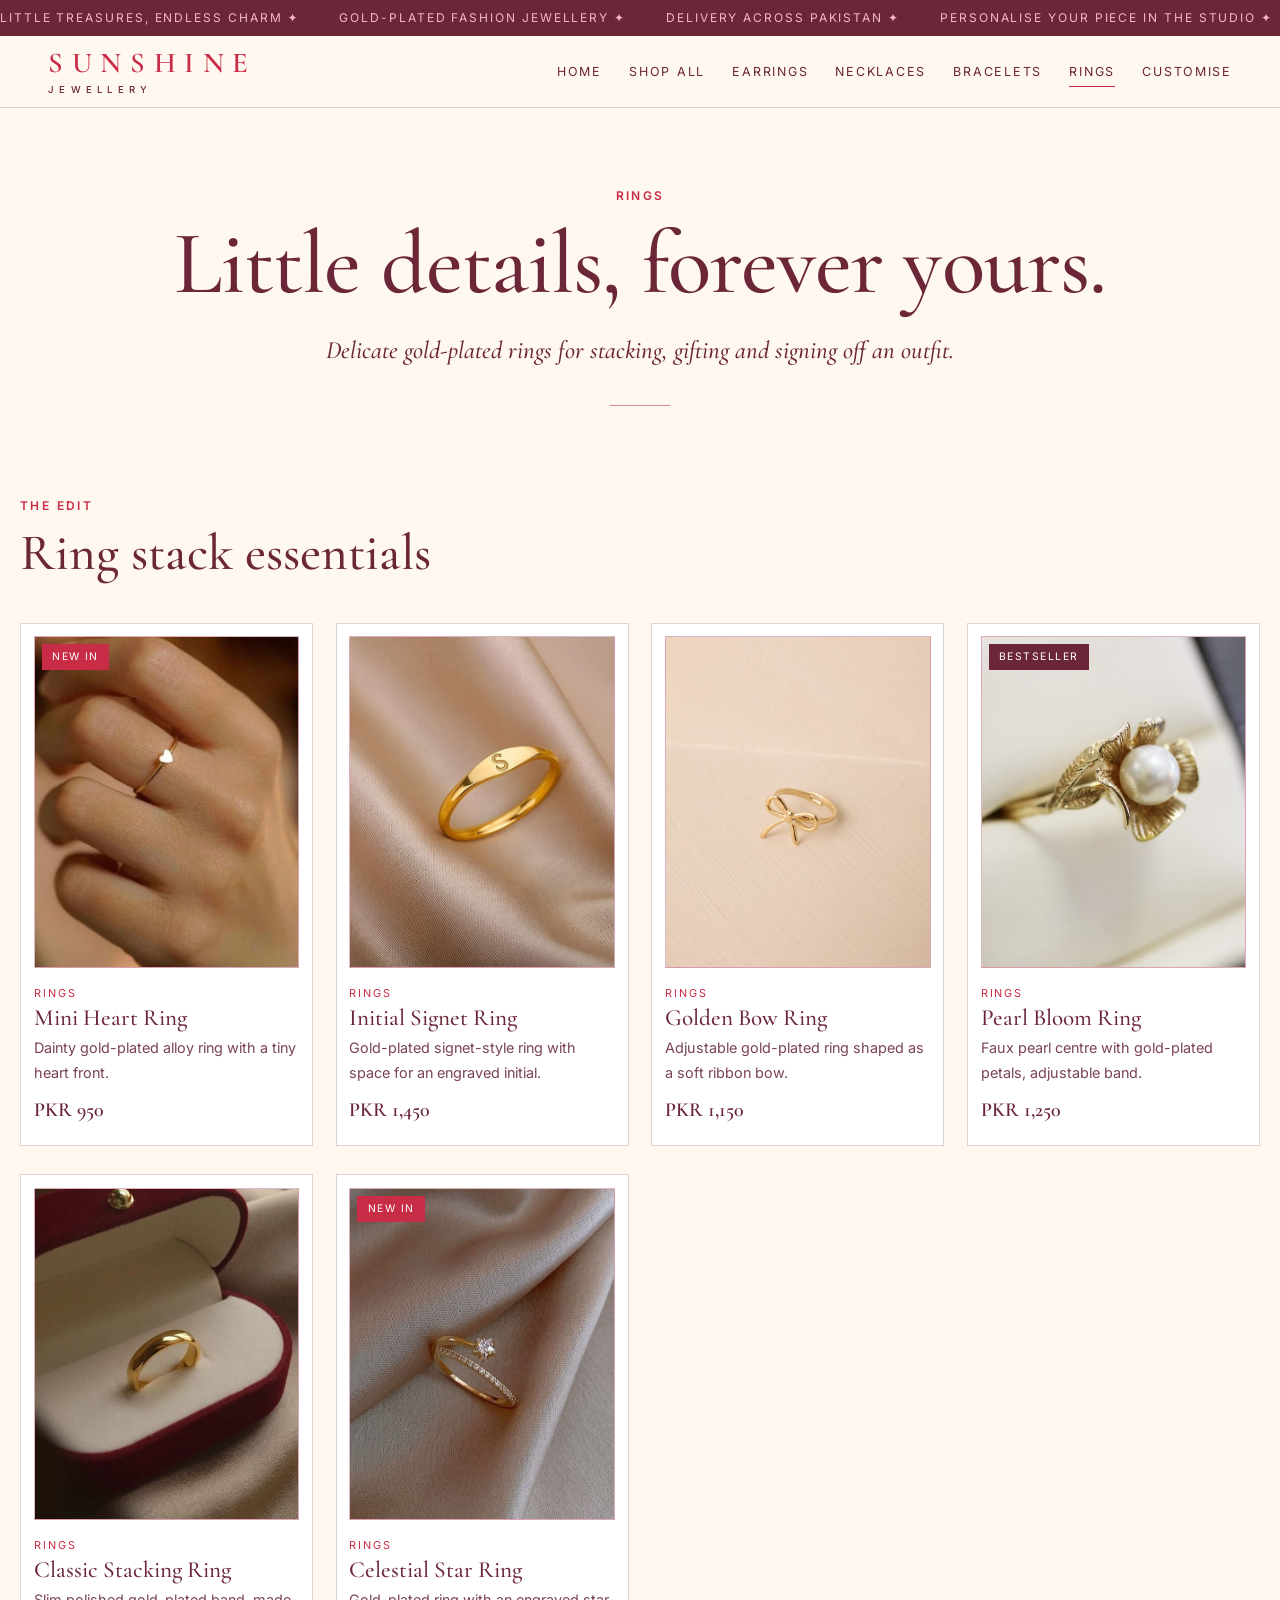
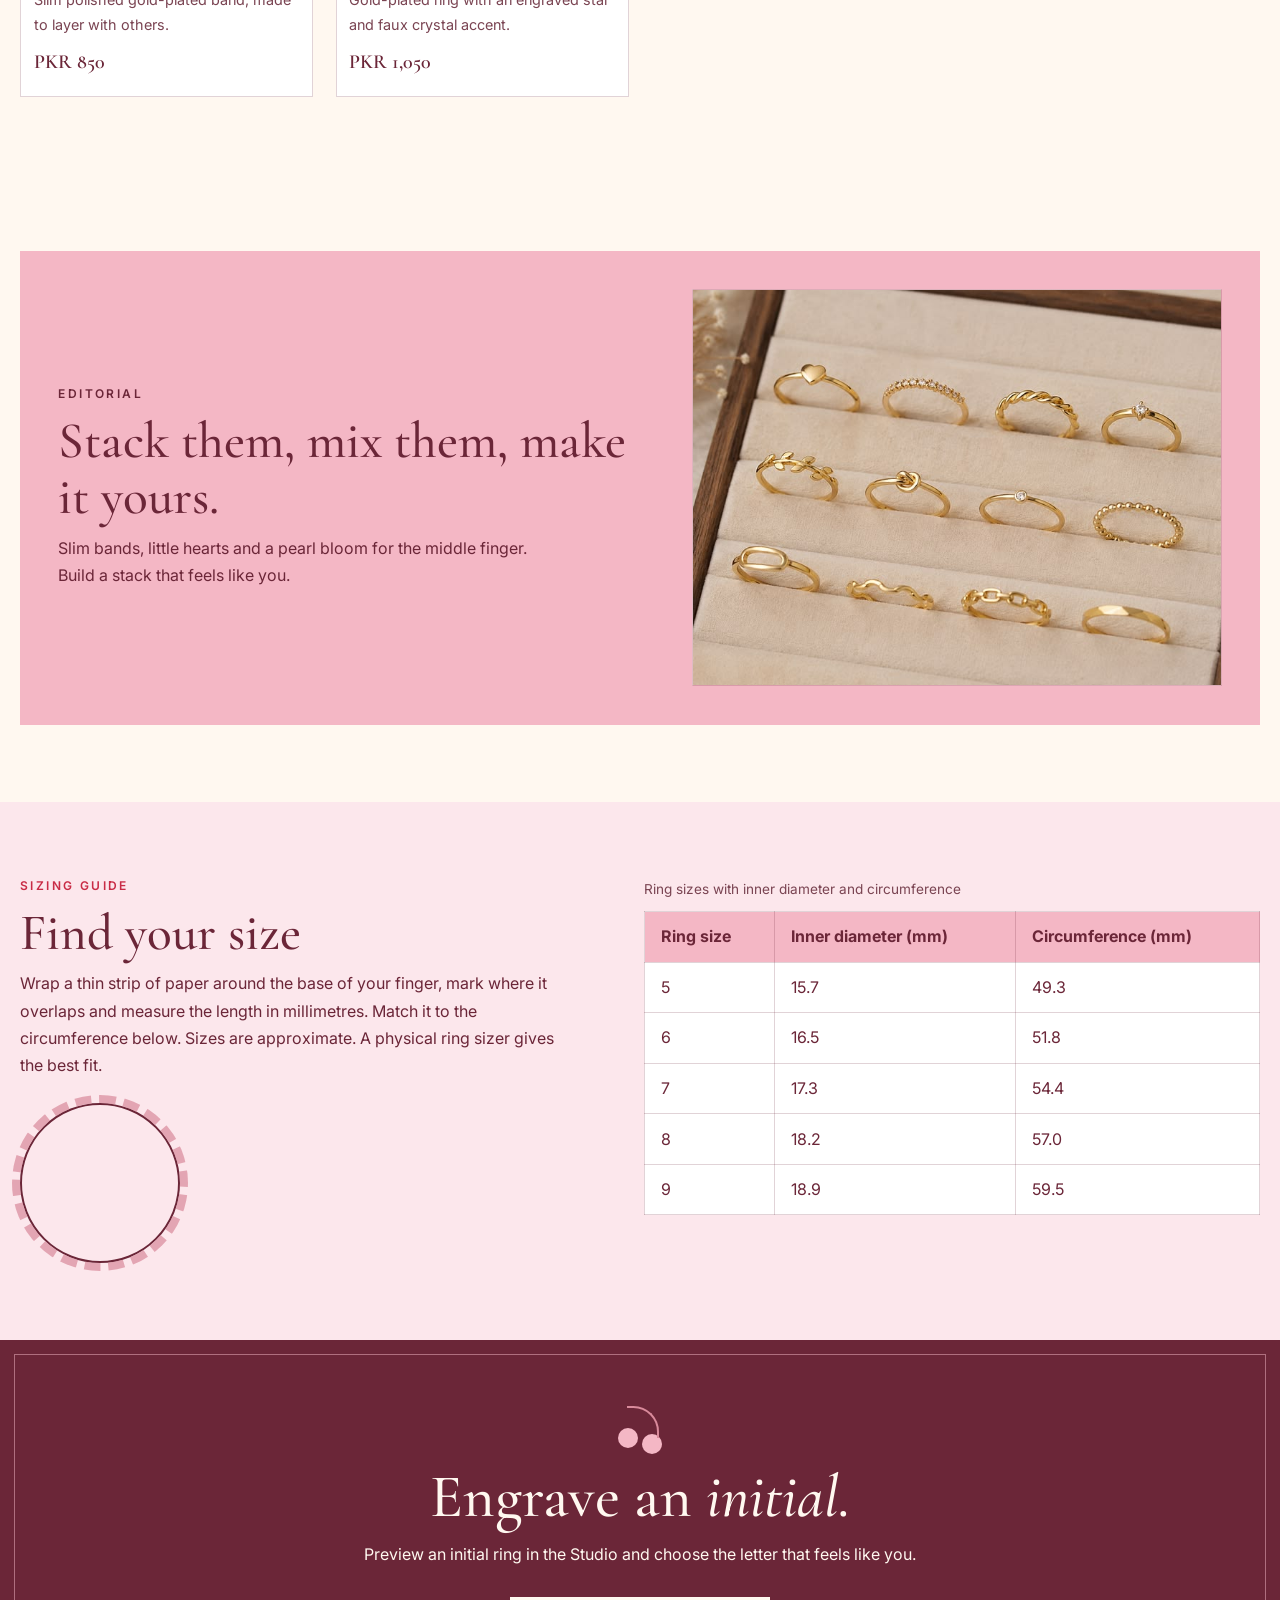
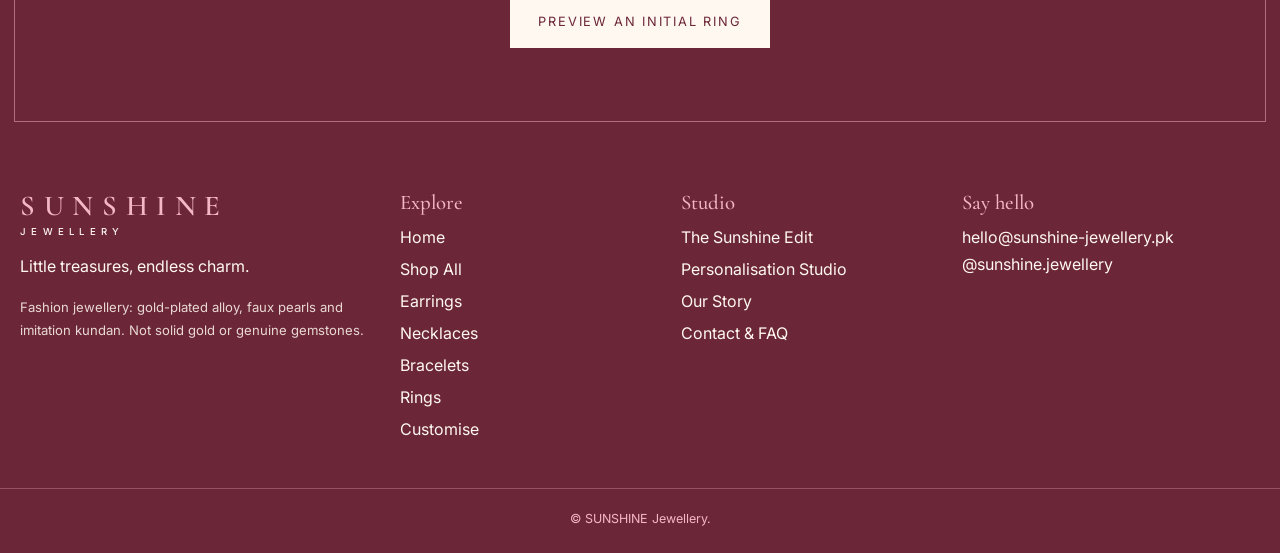
<file: rings.html>
<!doctype html>
<html lang="en">
  <head>
    <meta charset="utf-8" />
    <meta name="viewport" content="width=device-width, initial-scale=1" />
    <title>Rings | SUNSHINE Jewellery</title>
    <meta
      name="description"
      content="SUNSHINE Jewellery: little treasures, endless charm. Gold-plated fashion jewellery inspired by Pakistani style."
    />
    <link rel="preconnect" href="https://fonts.googleapis.com" />
    <link rel="preconnect" href="https://fonts.gstatic.com" crossorigin />
    <link
      href="https://fonts.googleapis.com/css2?family=Cormorant+Garamond:ital,wght@0,500;0,600;1,500&amp;family=Inter:wght@400;500;600&amp;display=swap"
      rel="stylesheet"
    />
    <link rel="stylesheet" href="style.css" />
  </head>
  <body>
    <a class="skip" href="#main">Skip to content</a>
    <div class="announce" role="region" aria-label="Announcements">
      <div class="track">
        <span>Little treasures, endless charm &#10022;</span
        ><span>Gold-plated fashion jewellery &#10022;</span
        ><span>Delivery across Pakistan &#10022;</span
        ><span>Personalise your piece in the Studio &#10022;</span
        ><span>Your everyday dose of pretty &#10022;</span
        ><span aria-hidden="true"
          ><span>Little treasures, endless charm &#10022;</span
          ><span>Gold-plated fashion jewellery &#10022;</span
          ><span>Delivery across Pakistan &#10022;</span
          ><span>Personalise your piece in the Studio &#10022;</span
          ><span>Your everyday dose of pretty &#10022;</span></span
        >
      </div>
    </div>
    <header class="site">
      <input
        type="checkbox"
        id="nav-toggle"
        class="sr"
        aria-label="Open or close menu"
      />
      <a class="logo" href="index.html">SUNSHINE<small>Jewellery</small></a>
      <label for="nav-toggle" class="burger" aria-hidden="true"><i></i></label>
      <nav aria-label="Main">
        <ul>
          <li><a href="index.html">Home</a></li>
          <li><a href="shop.html">Shop All</a></li>
          <li><a href="earrings.html">Earrings</a></li>
          <li><a href="necklaces.html">Necklaces</a></li>
          <li><a href="bracelets.html">Bracelets</a></li>
          <li><a href="rings.html" aria-current="page">Rings</a></li>
          <li><a href="customise.html">Customise</a></li>
        </ul>
      </nav>
    </header>
    <main id="main">
      <section class="phead">
        <div class="wrap">
          <p class="kicker">Rings</p>
          <h1>Little details, forever yours.</h1>
          <p class="lead">
            Delicate gold-plated rings for stacking, gifting and signing off an
            outfit.
          </p>
        </div>
      </section>
      <section class="wrap">
        <div class="shead">
          <div>
            <p class="kicker">The edit</p>
            <h2>Ring stack essentials</h2>
          </div>
          <p></p>
        </div>
        <div class="grid">
          <article class="card rings">
            <span class="tag">New In</span>
            <div
              class="ph"
              style="--r: 4/5"
              role="img"
              aria-label="Mini Heart Ring - Dainty gold-plated alloy ring with a tiny heart front."
            >
              <span
                >Image placeholder<small
                  >images/rings-mini-heart-ring.jpg</small
                ></span
              ><img
                src="images/rings-mini-heart-ring.jpg"
                alt=""
                loading="lazy"
              />
            </div>
            <p class="cat">Rings</p>
            <h3>Mini Heart Ring</h3>
            <p>Dainty gold-plated alloy ring with a tiny heart front.</p>
            <p class="price">PKR 950</p>
          </article>
          <article class="card rings">
            <div
              class="ph"
              style="--r: 4/5"
              role="img"
              aria-label="Initial Signet Ring - Gold-plated signet-style ring with space for an engraved initial."
            >
              <span
                >Image placeholder<small
                  >images/rings-initial-signet-ring.jpg</small
                ></span
              ><img
                src="images/rings-initial-signet-ring.jpg"
                alt=""
                loading="lazy"
              />
            </div>
            <p class="cat">Rings</p>
            <h3>Initial Signet Ring</h3>
            <p>
              Gold-plated signet-style ring with space for an engraved initial.
            </p>
            <p class="price">PKR 1,450</p>
          </article>
          <article class="card rings">
            <div
              class="ph"
              style="--r: 4/5"
              role="img"
              aria-label="Golden Bow Ring - Adjustable gold-plated ring shaped as a soft ribbon bow."
            >
              <span
                >Image placeholder<small
                  >images/rings-golden-bow-ring.jpg</small
                ></span
              ><img
                src="images/rings-golden-bow-ring.jpg"
                alt=""
                loading="lazy"
              />
            </div>
            <p class="cat">Rings</p>
            <h3>Golden Bow Ring</h3>
            <p>Adjustable gold-plated ring shaped as a soft ribbon bow.</p>
            <p class="price">PKR 1,150</p>
          </article>
          <article class="card rings">
            <span class="tag best">Bestseller</span>
            <div
              class="ph"
              style="--r: 4/5"
              role="img"
              aria-label="Pearl Bloom Ring - Faux pearl centre with gold-plated petals, adjustable band."
            >
              <span
                >Image placeholder<small
                  >images/rings-pearl-bloom-ring.jpg</small
                ></span
              ><img
                src="images/rings-pearl-bloom-ring.jpg"
                alt=""
                loading="lazy"
              />
            </div>
            <p class="cat">Rings</p>
            <h3>Pearl Bloom Ring</h3>
            <p>Faux pearl centre with gold-plated petals, adjustable band.</p>
            <p class="price">PKR 1,250</p>
          </article>
          <article class="card rings">
            <div
              class="ph"
              style="--r: 4/5"
              role="img"
              aria-label="Classic Stacking Ring - Slim polished gold-plated band, made to layer with others."
            >
              <span
                >Image placeholder<small
                  >images/rings-classic-stacking-ring.jpg</small
                ></span
              ><img
                src="images/rings-classic-stacking-ring.jpg"
                alt=""
                loading="lazy"
              />
            </div>
            <p class="cat">Rings</p>
            <h3>Classic Stacking Ring</h3>
            <p>Slim polished gold-plated band, made to layer with others.</p>
            <p class="price">PKR 850</p>
          </article>
          <article class="card rings">
            <span class="tag">New In</span>
            <div
              class="ph"
              style="--r: 4/5"
              role="img"
              aria-label="Celestial Star Ring - Gold-plated ring with an engraved star and faux crystal accent."
            >
              <span
                >Image placeholder<small
                  >images/rings-celestial-star-ring.jpg</small
                ></span
              ><img
                src="images/rings-celestial-star-ring.jpg"
                alt=""
                loading="lazy"
              />
            </div>
            <p class="cat">Rings</p>
            <h3>Celestial Star Ring</h3>
            <p>
              Gold-plated ring with an engraved star and faux crystal accent.
            </p>
            <p class="price">PKR 1,050</p>
          </article>
        </div>
      </section>
      <section class="wrap">
        <div class="edit rev">
          <div>
            <p class="kicker">Editorial</p>
            <h2>Stack them, mix them, make it yours.</h2>
            <p>
              Slim bands, little hearts and a pearl bloom for the middle finger.
              Build a stack that feels like you.
            </p>
          </div>
          <div
            class="ph"
            style="--r: 4/3"
            role="img"
            aria-label="Hand with five stacked gold rings resting on blush silk"
          >
            <span
              >Image placeholder<small>images/editorial-rings.jpg</small></span
            ><img src="images/editorial-rings.jpg" alt="" loading="lazy" />
          </div>
        </div>
      </section>
      <section class="tint">
        <div class="wrap">
          <div class="two">
            <div>
              <p class="kicker">Sizing guide</p>
              <h2>Find your size</h2>
              <p>
                Wrap a thin strip of paper around the base of your finger, mark
                where it overlaps and measure the length in millimetres. Match
                it to the circumference below. Sizes are approximate. A physical
                ring sizer gives the best fit.
              </p>
              <div
                class="sizer"
                role="img"
                aria-label="Illustration of a paper strip wrapped around a circle to measure circumference"
              >
                <i></i><b></b>
              </div>
            </div>
            <div>
              <table class="tbl">
                <caption>
                 Ring sizes with inner diameter and circumference
                </caption>
                <thead>
                  <tr>
                    <th scope="col">Ring size</th>
                    <th scope="col">Inner diameter (mm)</th>
                    <th scope="col">Circumference (mm)</th>
                  </tr>
                </thead>
                <tbody>
                  <tr>
                    <td>5</td>
                    <td>15.7</td>
                    <td>49.3</td>
                  </tr>
                  <tr>
                    <td>6</td>
                    <td>16.5</td>
                    <td>51.8</td>
                  </tr>
                  <tr>
                    <td>7</td>
                    <td>17.3</td>
                    <td>54.4</td>
                  </tr>
                  <tr>
                    <td>8</td>
                    <td>18.2</td>
                    <td>57.0</td>
                  </tr>
                  <tr>
                    <td>9</td>
                    <td>18.9</td>
                    <td>59.5</td>
                  </tr>
                </tbody>
              </table>
            </div>
          </div>
        </div>
      </section>
      <section class="banner">
        <div class="wrap">
          <span class="cherry" aria-hidden="true"></span>
          <h2>Engrave an <em>initial.</em></h2>
          <p>
            Preview an initial ring in the Studio and choose the letter that
            feels like you.
          </p>
          <a class="btn light" href="customise.html#studio"
            >Preview an initial ring</a
          >
        </div>
      </section>
    </main>
    <footer class="foot">
      <div class="wrap fgrid">
        <div>
          <a class="logo" href="index.html">SUNSHINE<small>Jewellery</small></a>
          <p>Little treasures, endless charm.</p>
          <p class="small">
            Fashion jewellery: gold-plated alloy, faux pearls and imitation
            kundan. Not solid gold or genuine gemstones.
          </p>
        </div>
        <div>
          <h3>Explore</h3>
          <ul>
            <li><a href="index.html">Home</a></li>
            <li><a href="shop.html">Shop All</a></li>
            <li><a href="earrings.html">Earrings</a></li>
            <li><a href="necklaces.html">Necklaces</a></li>
            <li><a href="bracelets.html">Bracelets</a></li>
            <li><a href="rings.html">Rings</a></li>
            <li><a href="customise.html">Customise</a></li>
          </ul>
        </div>
        <div>
          <h3>Studio</h3>
          <ul>
            <li><a href="customise.html#edit">The Sunshine Edit</a></li>
            <li><a href="customise.html#studio">Personalisation Studio</a></li>
            <li><a href="customise.html#story">Our Story</a></li>
            <li><a href="customise.html#contact">Contact &amp; FAQ</a></li>
          </ul>
        </div>
        <div>
          <h3>Say hello</h3>
          <p>hello@sunshine-jewellery.pk<br />@sunshine.jewellery</p>
        </div>
      </div>
      <p class="copy">&copy; SUNSHINE Jewellery.</p>
    </footer>
  </body>
</html>
</file>
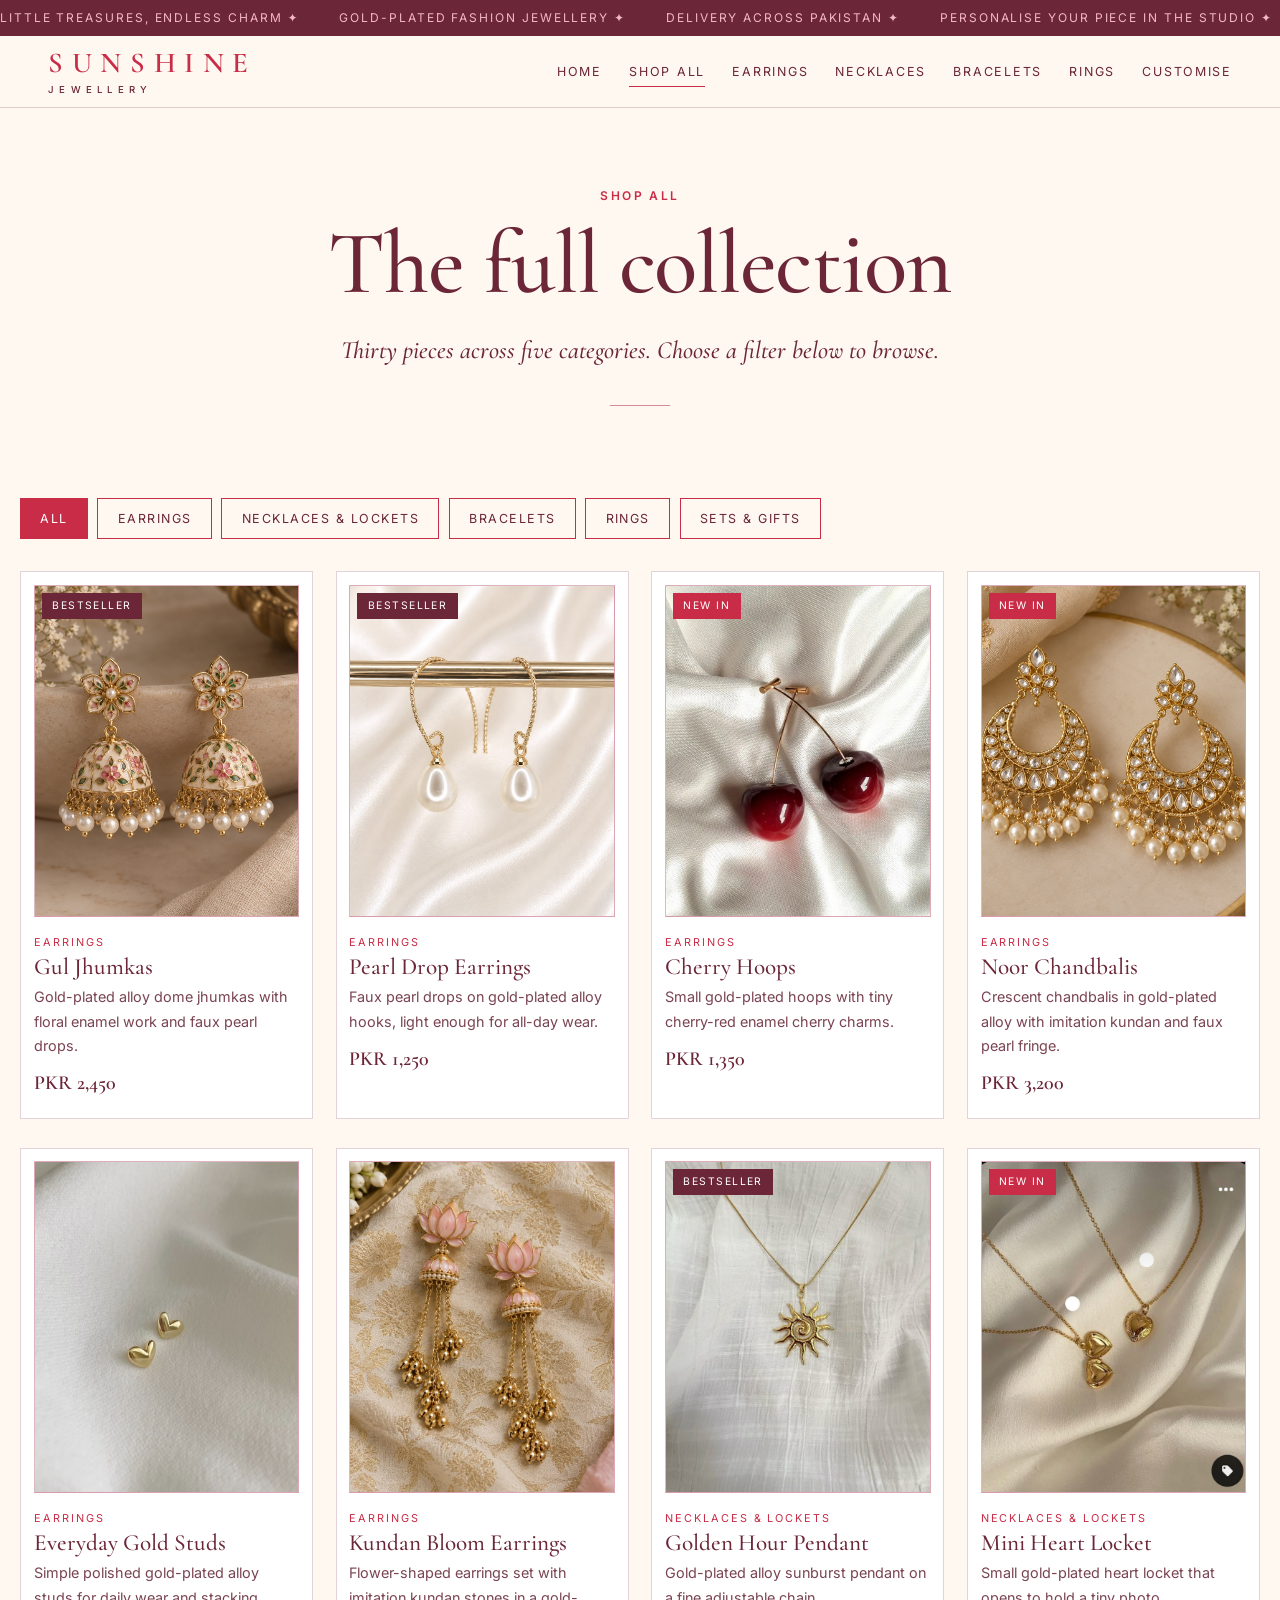
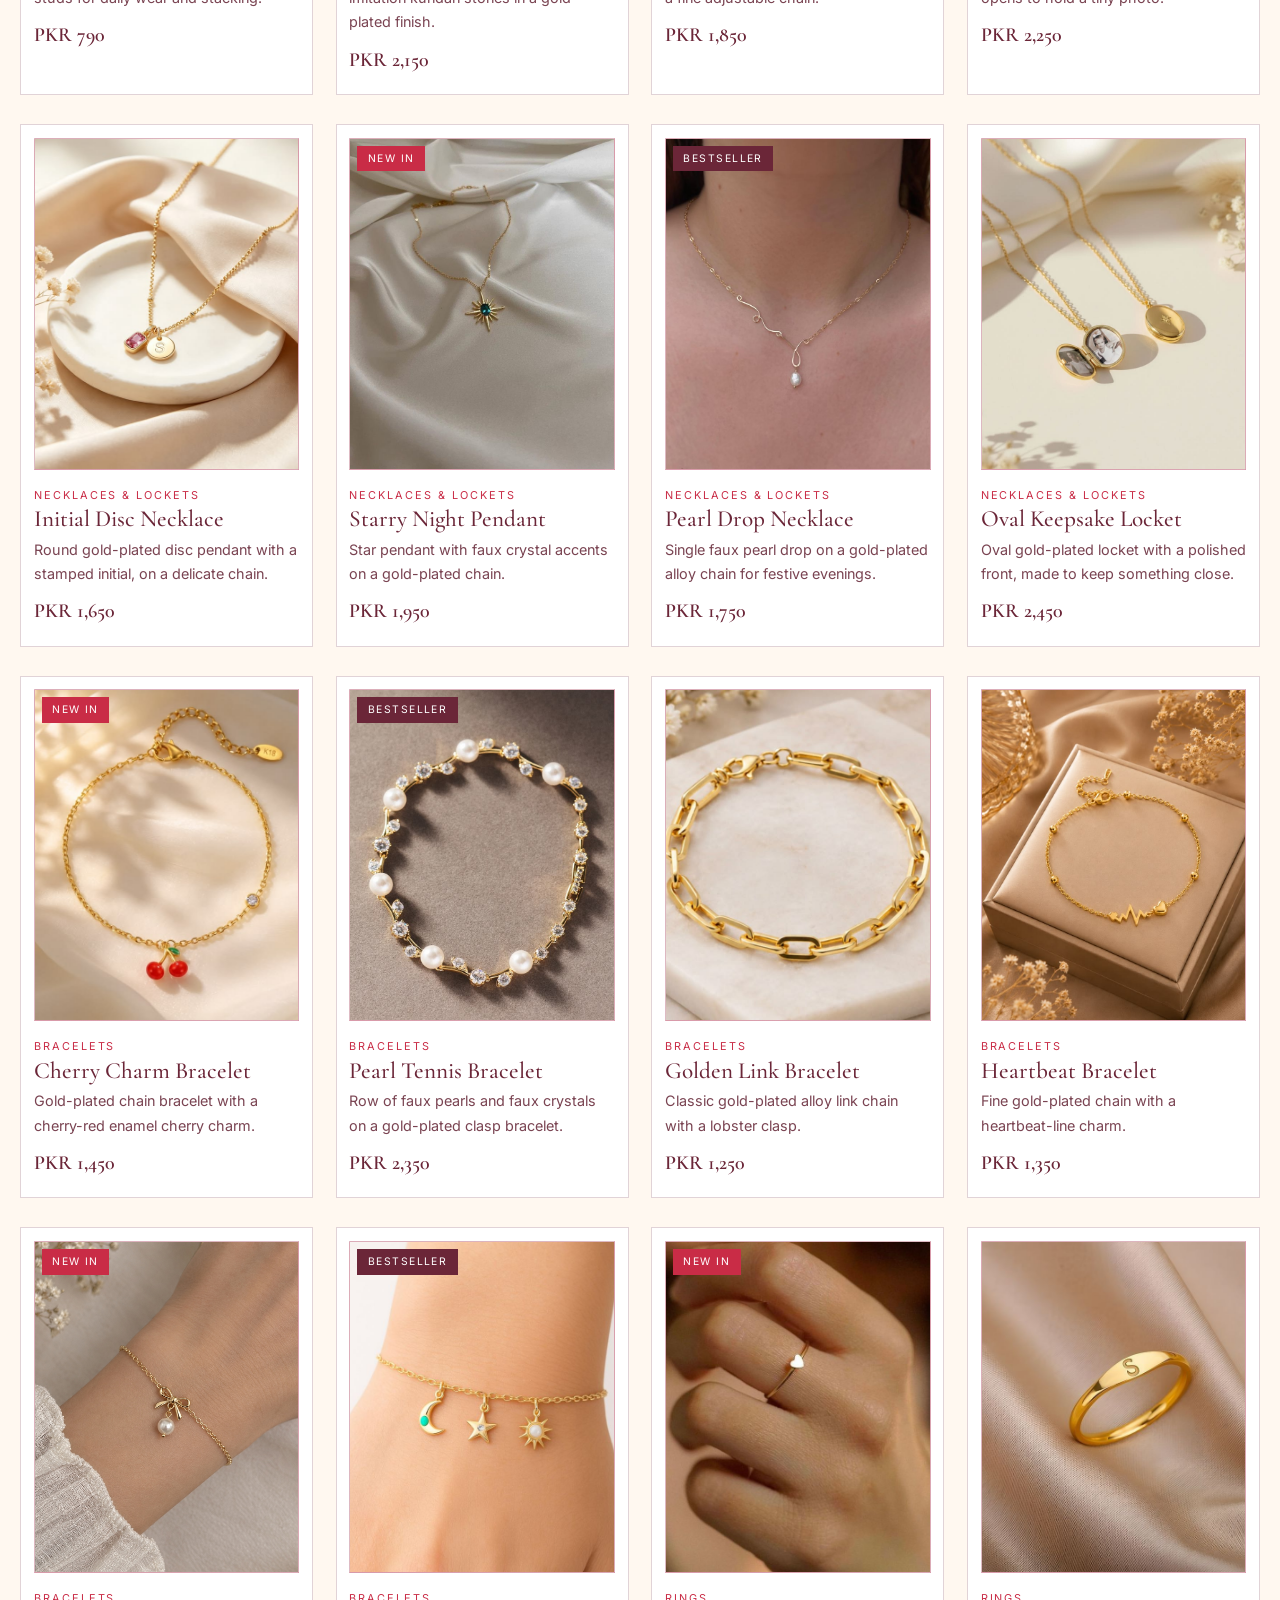
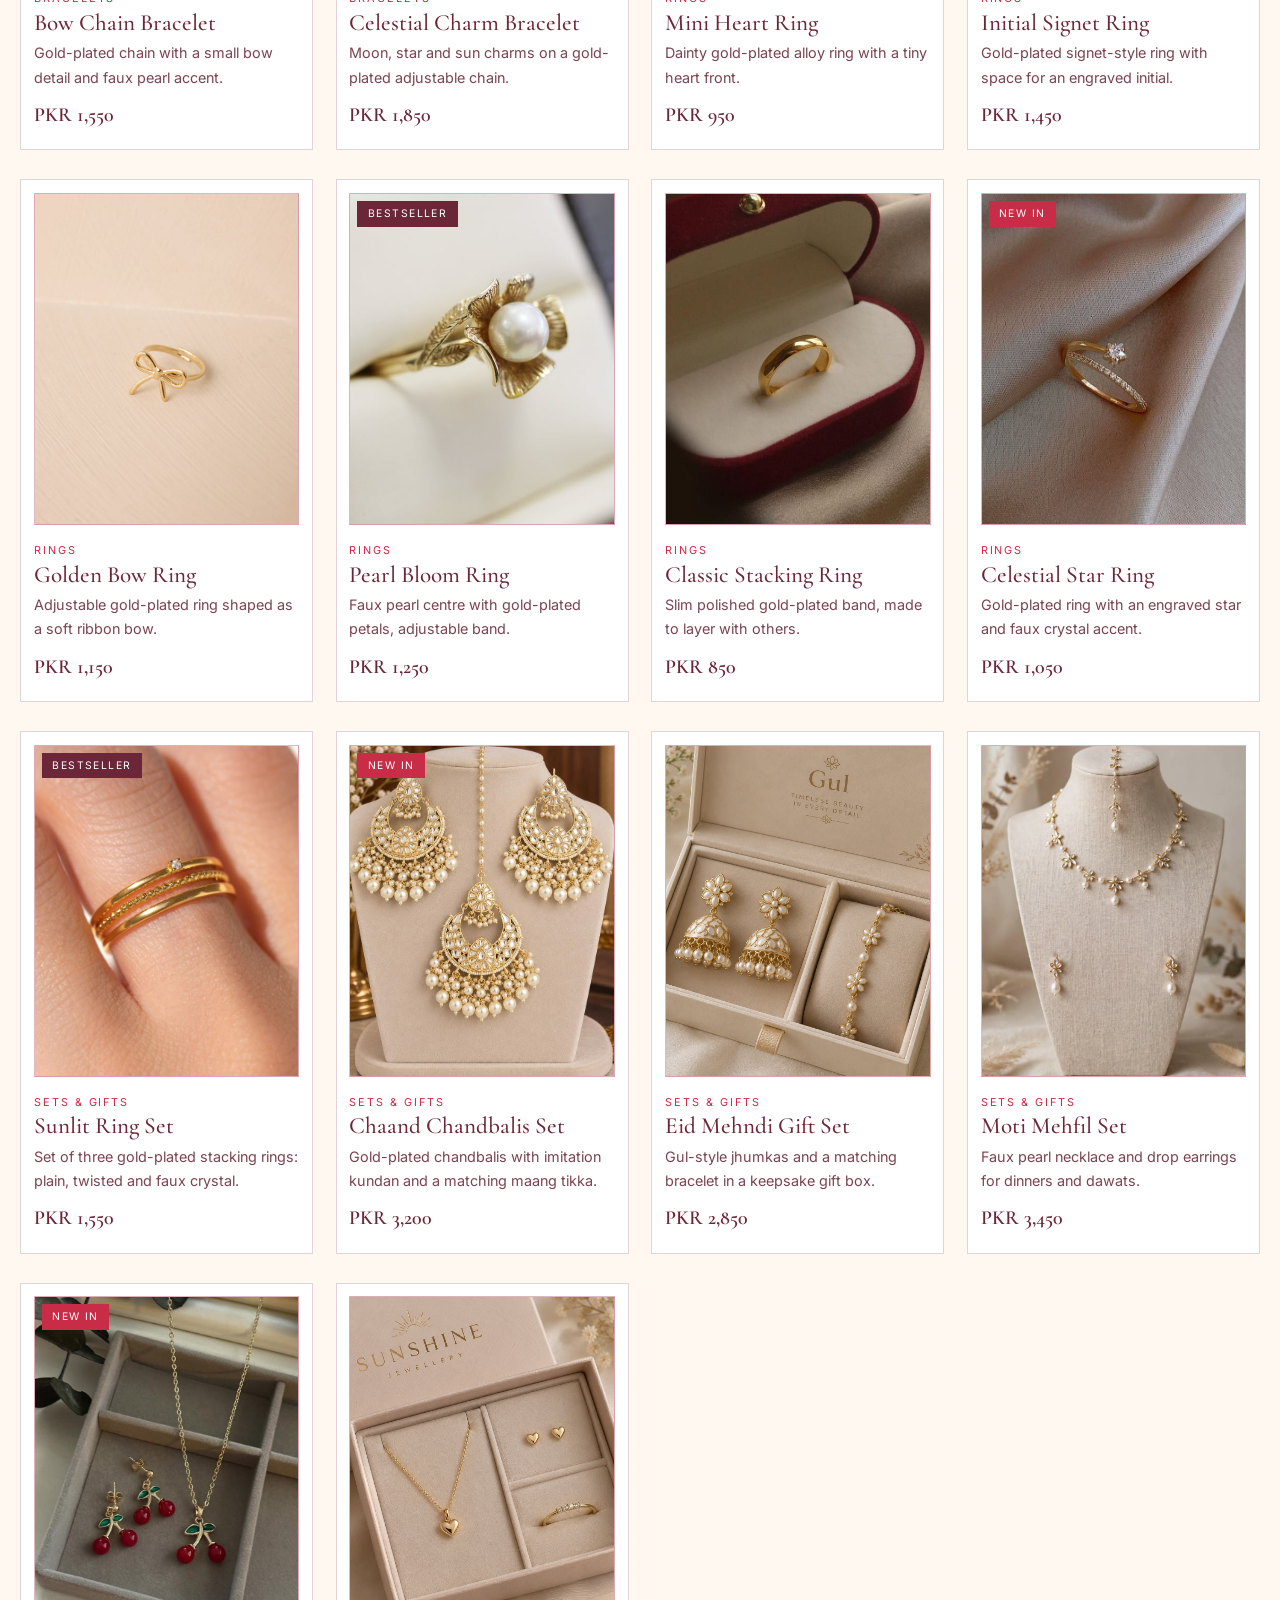
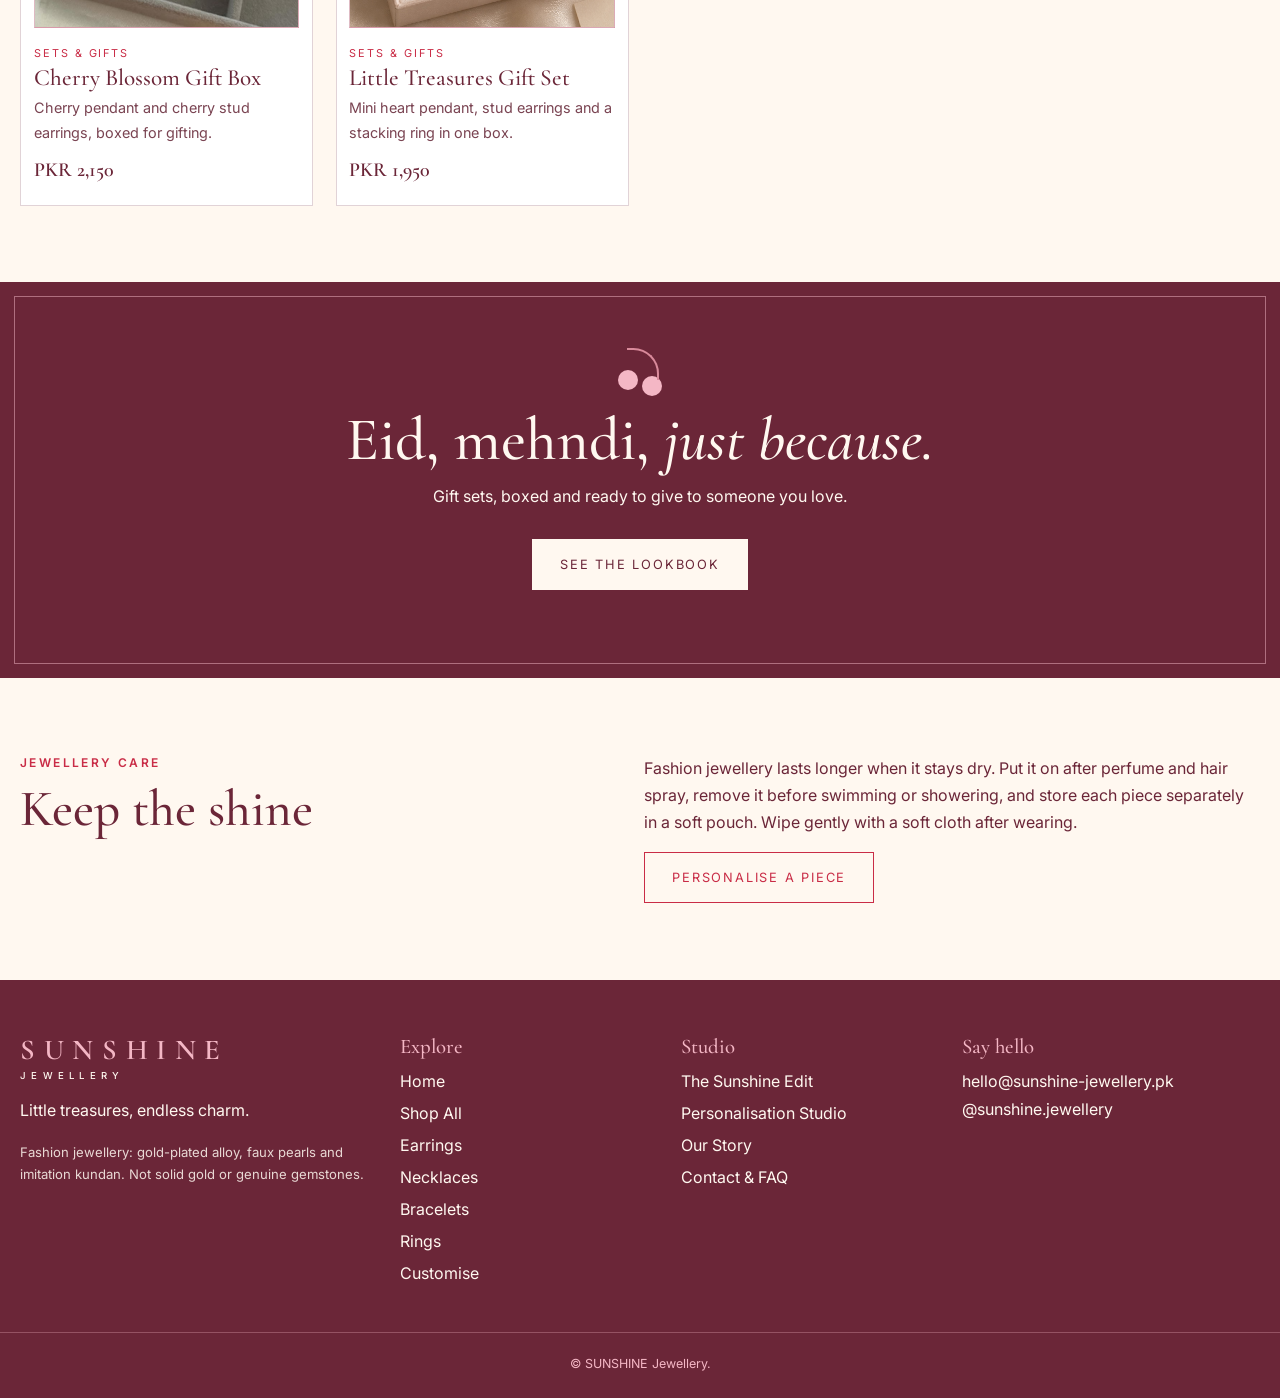
<file: shop.html>
<!doctype html>
<html lang="en">
  <head>
    <meta charset="utf-8" />
    <meta name="viewport" content="width=device-width, initial-scale=1" />
    <title>Shop All | SUNSHINE Jewellery</title>
    <meta
      name="description"
      content="SUNSHINE Jewellery: little treasures, endless charm. Gold-plated fashion jewellery inspired by Pakistani style."
    />
    <link rel="preconnect" href="https://fonts.googleapis.com" />
    <link rel="preconnect" href="https://fonts.gstatic.com" crossorigin />
    <link
      href="https://fonts.googleapis.com/css2?family=Cormorant+Garamond:ital,wght@0,500;0,600;1,500&amp;family=Inter:wght@400;500;600&amp;display=swap"
      rel="stylesheet"
    />
    <link rel="stylesheet" href="style.css" />
  </head>
  <body>
    <a class="skip" href="#main">Skip to content</a>
    <div class="announce" role="region" aria-label="Announcements">
      <div class="track">
        <span>Little treasures, endless charm &#10022;</span
        ><span>Gold-plated fashion jewellery &#10022;</span
        ><span>Delivery across Pakistan &#10022;</span
        ><span>Personalise your piece in the Studio &#10022;</span
        ><span>Your everyday dose of pretty &#10022;</span
        ><span aria-hidden="true"
          ><span>Little treasures, endless charm &#10022;</span
          ><span>Gold-plated fashion jewellery &#10022;</span
          ><span>Delivery across Pakistan &#10022;</span
          ><span>Personalise your piece in the Studio &#10022;</span
          ><span>Your everyday dose of pretty &#10022;</span></span
        >
      </div>
    </div>
    <header class="site">
      <input
        type="checkbox"
        id="nav-toggle"
        class="sr"
        aria-label="Open or close menu"
      />
      <a class="logo" href="index.html">SUNSHINE<small>Jewellery</small></a>
      <label for="nav-toggle" class="burger" aria-hidden="true"><i></i></label>
      <nav aria-label="Main">
        <ul>
          <li><a href="index.html">Home</a></li>
          <li><a href="shop.html" aria-current="page">Shop All</a></li>
          <li><a href="earrings.html">Earrings</a></li>
          <li><a href="necklaces.html">Necklaces</a></li>
          <li><a href="bracelets.html">Bracelets</a></li>
          <li><a href="rings.html">Rings</a></li>
          <li><a href="customise.html">Customise</a></li>
        </ul>
      </nav>
    </header>
    <main id="main">
      <section class="phead">
        <div class="wrap">
          <p class="kicker">Shop all</p>
          <h1>The full collection</h1>
          <p class="lead">
            Thirty pieces across five categories. Choose a filter below to
            browse.
          </p>
        </div>
      </section>
      <section class="wrap">
        <div class="shopbox">
          <div id="filters" class="sr-anchor"></div>
          <input
            type="radio"
            class="sr"
            name="f"
            id="f-all"
            checked
            aria-label="Show All"
          /><input
            type="radio"
            class="sr"
            name="f"
            id="f-earrings"
            aria-label="Show Earrings"
          /><input
            type="radio"
            class="sr"
            name="f"
            id="f-necklaces"
            aria-label="Show Necklaces & Lockets"
          /><input
            type="radio"
            class="sr"
            name="f"
            id="f-bracelets"
            aria-label="Show Bracelets"
          /><input
            type="radio"
            class="sr"
            name="f"
            id="f-rings"
            aria-label="Show Rings"
          /><input
            type="radio"
            class="sr"
            name="f"
            id="f-sets"
            aria-label="Show Sets & Gifts"
          />
          <div
            class="filters"
            role="group"
            aria-label="Filter products by category"
          >
            <label for="f-all">All</label
            ><label for="f-earrings">Earrings</label
            ><label for="f-necklaces">Necklaces & Lockets</label
            ><label for="f-bracelets">Bracelets</label
            ><label for="f-rings">Rings</label
            ><label for="f-sets">Sets & Gifts</label>
          </div>
          <div class="grid">
            <article class="card earrings">
              <span class="tag best">Bestseller</span>
              <div
                class="ph"
                style="--r: 4/5"
                role="img"
                aria-label="Gul Jhumkas - Gold-plated alloy dome jhumkas with floral enamel work and faux pearl drops."
              >
                <span
                  >Image placeholder<small
                    >images/earrings-gul-jhumkas.jpg</small
                  ></span
                ><img
                  src="images/earrings-gul-jhumkas.jpg"
                  alt=""
                  loading="lazy"
                />
              </div>
              <p class="cat">Earrings</p>
              <h3>Gul Jhumkas</h3>
              <p>
                Gold-plated alloy dome jhumkas with floral enamel work and faux
                pearl drops.
              </p>
              <p class="price">PKR 2,450</p>
            </article>
            <article class="card earrings">
              <span class="tag best">Bestseller</span>
              <div
                class="ph"
                style="--r: 4/5"
                role="img"
                aria-label="Pearl Drop Earrings - Faux pearl drops on gold-plated alloy hooks, light enough for all-day wear."
              >
                <span
                  >Image placeholder<small
                    >images/earrings-pearl-drop-earrings.jpg</small
                  ></span
                ><img
                  src="images/earrings-pearl-drop-earrings.jpg"
                  alt=""
                  loading="lazy"
                />
              </div>
              <p class="cat">Earrings</p>
              <h3>Pearl Drop Earrings</h3>
              <p>
                Faux pearl drops on gold-plated alloy hooks, light enough for
                all-day wear.
              </p>
              <p class="price">PKR 1,250</p>
            </article>
            <article class="card earrings">
              <span class="tag">New In</span>
              <div
                class="ph"
                style="--r: 4/5"
                role="img"
                aria-label="Cherry Hoops - Small gold-plated hoops with tiny cherry-red enamel cherry charms."
              >
                <span
                  >Image placeholder<small
                    >images/earrings-cherry-hoops.jpg</small
                  ></span
                ><img
                  src="images/earrings-cherry-hoops.jpg"
                  alt=""
                  loading="lazy"
                />
              </div>
              <p class="cat">Earrings</p>
              <h3>Cherry Hoops</h3>
              <p>
                Small gold-plated hoops with tiny cherry-red enamel cherry
                charms.
              </p>
              <p class="price">PKR 1,350</p>
            </article>
            <article class="card earrings">
              <span class="tag">New In</span>
              <div
                class="ph"
                style="--r: 4/5"
                role="img"
                aria-label="Noor Chandbalis - Crescent chandbalis in gold-plated alloy with imitation kundan and faux pearl fringe."
              >
                <span
                  >Image placeholder<small
                    >images/earrings-noor-chandbalis.jpg</small
                  ></span
                ><img
                  src="images/earrings-noor-chandbalis.jpg"
                  alt=""
                  loading="lazy"
                />
              </div>
              <p class="cat">Earrings</p>
              <h3>Noor Chandbalis</h3>
              <p>
                Crescent chandbalis in gold-plated alloy with imitation kundan
                and faux pearl fringe.
              </p>
              <p class="price">PKR 3,200</p>
            </article>
            <article class="card earrings">
              <div
                class="ph"
                style="--r: 4/5"
                role="img"
                aria-label="Everyday Gold Studs - Simple polished gold-plated alloy studs for daily wear and stacking."
              >
                <span
                  >Image placeholder<small
                    >images/earrings-everyday-gold-studs.jpg</small
                  ></span
                ><img
                  src="images/earrings-everyday-gold-studs.jpg"
                  alt=""
                  loading="lazy"
                />
              </div>
              <p class="cat">Earrings</p>
              <h3>Everyday Gold Studs</h3>
              <p>
                Simple polished gold-plated alloy studs for daily wear and
                stacking.
              </p>
              <p class="price">PKR 790</p>
            </article>
            <article class="card earrings">
              <div
                class="ph"
                style="--r: 4/5"
                role="img"
                aria-label="Kundan Bloom Earrings - Flower-shaped earrings set with imitation kundan stones in a gold-plated finish."
              >
                <span
                  >Image placeholder<small
                    >images/earrings-kundan-bloom-earrings.jpg</small
                  ></span
                ><img
                  src="images/earrings-kundan-bloom-earrings.jpg"
                  alt=""
                  loading="lazy"
                />
              </div>
              <p class="cat">Earrings</p>
              <h3>Kundan Bloom Earrings</h3>
              <p>
                Flower-shaped earrings set with imitation kundan stones in a
                gold-plated finish.
              </p>
              <p class="price">PKR 2,150</p>
            </article>
            <article class="card necklaces">
              <span class="tag best">Bestseller</span>
              <div
                class="ph"
                style="--r: 4/5"
                role="img"
                aria-label="Golden Hour Pendant - Gold-plated alloy sunburst pendant on a fine adjustable chain."
              >
                <span
                  >Image placeholder<small
                    >images/necklaces-golden-hour-pendant.jpg</small
                  ></span
                ><img
                  src="images/necklaces-golden-hour-pendant.jpg"
                  alt=""
                  loading="lazy"
                />
              </div>
              <p class="cat">Necklaces & Lockets</p>
              <h3>Golden Hour Pendant</h3>
              <p>
                Gold-plated alloy sunburst pendant on a fine adjustable chain.
              </p>
              <p class="price">PKR 1,850</p>
            </article>
            <article class="card necklaces">
              <span class="tag">New In</span>
              <div
                class="ph"
                style="--r: 4/5"
                role="img"
                aria-label="Mini Heart Locket - Small gold-plated heart locket that opens to hold a tiny photo."
              >
                <span
                  >Image placeholder<small
                    >images/necklaces-mini-heart-locket.jpg</small
                  ></span
                ><img
                  src="images/necklaces-mini-heart-locket.jpg"
                  alt=""
                  loading="lazy"
                />
              </div>
              <p class="cat">Necklaces & Lockets</p>
              <h3>Mini Heart Locket</h3>
              <p>
                Small gold-plated heart locket that opens to hold a tiny photo.
              </p>
              <p class="price">PKR 2,250</p>
            </article>
            <article class="card necklaces">
              <div
                class="ph"
                style="--r: 4/5"
                role="img"
                aria-label="Initial Disc Necklace - Round gold-plated disc pendant with a stamped initial, on a delicate chain."
              >
                <span
                  >Image placeholder<small
                    >images/necklaces-initial-disc-necklace.jpg</small
                  ></span
                ><img
                  src="images/necklaces-initial-disc-necklace.jpg"
                  alt=""
                  loading="lazy"
                />
              </div>
              <p class="cat">Necklaces & Lockets</p>
              <h3>Initial Disc Necklace</h3>
              <p>
                Round gold-plated disc pendant with a stamped initial, on a
                delicate chain.
              </p>
              <p class="price">PKR 1,650</p>
            </article>
            <article class="card necklaces">
              <span class="tag">New In</span>
              <div
                class="ph"
                style="--r: 4/5"
                role="img"
                aria-label="Starry Night Pendant - Star pendant with faux crystal accents on a gold-plated chain."
              >
                <span
                  >Image placeholder<small
                    >images/necklaces-starry-night-pendant.jpg</small
                  ></span
                ><img
                  src="images/necklaces-starry-night-pendant.jpg"
                  alt=""
                  loading="lazy"
                />
              </div>
              <p class="cat">Necklaces & Lockets</p>
              <h3>Starry Night Pendant</h3>
              <p>
                Star pendant with faux crystal accents on a gold-plated chain.
              </p>
              <p class="price">PKR 1,950</p>
            </article>
            <article class="card necklaces">
              <span class="tag best">Bestseller</span>
              <div
                class="ph"
                style="--r: 4/5"
                role="img"
                aria-label="Pearl Drop Necklace - Single faux pearl drop on a gold-plated alloy chain for festive evenings."
              >
                <span
                  >Image placeholder<small
                    >images/necklaces-pearl-drop-necklace.jpg</small
                  ></span
                ><img
                  src="images/necklaces-pearl-drop-necklace.jpg"
                  alt=""
                  loading="lazy"
                />
              </div>
              <p class="cat">Necklaces & Lockets</p>
              <h3>Pearl Drop Necklace</h3>
              <p>
                Single faux pearl drop on a gold-plated alloy chain for festive
                evenings.
              </p>
              <p class="price">PKR 1,750</p>
            </article>
            <article class="card necklaces">
              <div
                class="ph"
                style="--r: 4/5"
                role="img"
                aria-label="Oval Keepsake Locket - Oval gold-plated locket with a polished front, made to keep something close."
              >
                <span
                  >Image placeholder<small
                    >images/necklaces-oval-keepsake-locket.jpg</small
                  ></span
                ><img
                  src="images/necklaces-oval-keepsake-locket.jpg"
                  alt=""
                  loading="lazy"
                />
              </div>
              <p class="cat">Necklaces & Lockets</p>
              <h3>Oval Keepsake Locket</h3>
              <p>
                Oval gold-plated locket with a polished front, made to keep
                something close.
              </p>
              <p class="price">PKR 2,450</p>
            </article>
            <article class="card bracelets">
              <span class="tag">New In</span>
              <div
                class="ph"
                style="--r: 4/5"
                role="img"
                aria-label="Cherry Charm Bracelet - Gold-plated chain bracelet with a cherry-red enamel cherry charm."
              >
                <span
                  >Image placeholder<small
                    >images/bracelets-cherry-charm-bracelet.jpg</small
                  ></span
                ><img
                  src="images/bracelets-cherry-charm-bracelet.jpg"
                  alt=""
                  loading="lazy"
                />
              </div>
              <p class="cat">Bracelets</p>
              <h3>Cherry Charm Bracelet</h3>
              <p>
                Gold-plated chain bracelet with a cherry-red enamel cherry
                charm.
              </p>
              <p class="price">PKR 1,450</p>
            </article>
            <article class="card bracelets">
              <span class="tag best">Bestseller</span>
              <div
                class="ph"
                style="--r: 4/5"
                role="img"
                aria-label="Pearl Tennis Bracelet - Row of faux pearls and faux crystals on a gold-plated clasp bracelet."
              >
                <span
                  >Image placeholder<small
                    >images/bracelets-pearl-tennis-bracelet.jpg</small
                  ></span
                ><img
                  src="images/bracelets-pearl-tennis-bracelet.jpg"
                  alt=""
                  loading="lazy"
                />
              </div>
              <p class="cat">Bracelets</p>
              <h3>Pearl Tennis Bracelet</h3>
              <p>
                Row of faux pearls and faux crystals on a gold-plated clasp
                bracelet.
              </p>
              <p class="price">PKR 2,350</p>
            </article>
            <article class="card bracelets">
              <div
                class="ph"
                style="--r: 4/5"
                role="img"
                aria-label="Golden Link Bracelet - Classic gold-plated alloy link chain with a lobster clasp."
              >
                <span
                  >Image placeholder<small
                    >images/bracelets-golden-link-bracelet.jpg</small
                  ></span
                ><img
                  src="images/bracelets-golden-link-bracelet.jpg"
                  alt=""
                  loading="lazy"
                />
              </div>
              <p class="cat">Bracelets</p>
              <h3>Golden Link Bracelet</h3>
              <p>Classic gold-plated alloy link chain with a lobster clasp.</p>
              <p class="price">PKR 1,250</p>
            </article>
            <article class="card bracelets">
              <div
                class="ph"
                style="--r: 4/5"
                role="img"
                aria-label="Heartbeat Bracelet - Fine gold-plated chain with a heartbeat-line charm."
              >
                <span
                  >Image placeholder<small
                    >images/bracelets-heartbeat-bracelet.jpg</small
                  ></span
                ><img
                  src="images/bracelets-heartbeat-bracelet.jpg"
                  alt=""
                  loading="lazy"
                />
              </div>
              <p class="cat">Bracelets</p>
              <h3>Heartbeat Bracelet</h3>
              <p>Fine gold-plated chain with a heartbeat-line charm.</p>
              <p class="price">PKR 1,350</p>
            </article>
            <article class="card bracelets">
              <span class="tag">New In</span>
              <div
                class="ph"
                style="--r: 4/5"
                role="img"
                aria-label="Bow Chain Bracelet - Gold-plated chain with a small bow detail and faux pearl accent."
              >
                <span
                  >Image placeholder<small
                    >images/bracelets-bow-chain-bracelet.jpg</small
                  ></span
                ><img
                  src="images/bracelets-bow-chain-bracelet.jpg"
                  alt=""
                  loading="lazy"
                />
              </div>
              <p class="cat">Bracelets</p>
              <h3>Bow Chain Bracelet</h3>
              <p>
                Gold-plated chain with a small bow detail and faux pearl accent.
              </p>
              <p class="price">PKR 1,550</p>
            </article>
            <article class="card bracelets">
              <span class="tag best">Bestseller</span>
              <div
                class="ph"
                style="--r: 4/5"
                role="img"
                aria-label="Celestial Charm Bracelet - Moon, star and sun charms on a gold-plated adjustable chain."
              >
                <span
                  >Image placeholder<small
                    >images/bracelets-celestial-charm-bracelet.jpg</small
                  ></span
                ><img
                  src="images/bracelets-celestial-charm-bracelet.jpg"
                  alt=""
                  loading="lazy"
                />
              </div>
              <p class="cat">Bracelets</p>
              <h3>Celestial Charm Bracelet</h3>
              <p>
                Moon, star and sun charms on a gold-plated adjustable chain.
              </p>
              <p class="price">PKR 1,850</p>
            </article>
            <article class="card rings">
              <span class="tag">New In</span>
              <div
                class="ph"
                style="--r: 4/5"
                role="img"
                aria-label="Mini Heart Ring - Dainty gold-plated alloy ring with a tiny heart front."
              >
                <span
                  >Image placeholder<small
                    >images/rings-mini-heart-ring.jpg</small
                  ></span
                ><img
                  src="images/rings-mini-heart-ring.jpg"
                  alt=""
                  loading="lazy"
                />
              </div>
              <p class="cat">Rings</p>
              <h3>Mini Heart Ring</h3>
              <p>Dainty gold-plated alloy ring with a tiny heart front.</p>
              <p class="price">PKR 950</p>
            </article>
            <article class="card rings">
              <div
                class="ph"
                style="--r: 4/5"
                role="img"
                aria-label="Initial Signet Ring - Gold-plated signet-style ring with space for an engraved initial."
              >
                <span
                  >Image placeholder<small
                    >images/rings-initial-signet-ring.jpg</small
                  ></span
                ><img
                  src="images/rings-initial-signet-ring.jpg"
                  alt=""
                  loading="lazy"
                />
              </div>
              <p class="cat">Rings</p>
              <h3>Initial Signet Ring</h3>
              <p>
                Gold-plated signet-style ring with space for an engraved
                initial.
              </p>
              <p class="price">PKR 1,450</p>
            </article>
            <article class="card rings">
              <div
                class="ph"
                style="--r: 4/5"
                role="img"
                aria-label="Golden Bow Ring - Adjustable gold-plated ring shaped as a soft ribbon bow."
              >
                <span
                  >Image placeholder<small
                    >images/rings-golden-bow-ring.jpg</small
                  ></span
                ><img
                  src="images/rings-golden-bow-ring.jpg"
                  alt=""
                  loading="lazy"
                />
              </div>
              <p class="cat">Rings</p>
              <h3>Golden Bow Ring</h3>
              <p>Adjustable gold-plated ring shaped as a soft ribbon bow.</p>
              <p class="price">PKR 1,150</p>
            </article>
            <article class="card rings">
              <span class="tag best">Bestseller</span>
              <div
                class="ph"
                style="--r: 4/5"
                role="img"
                aria-label="Pearl Bloom Ring - Faux pearl centre with gold-plated petals, adjustable band."
              >
                <span
                  >Image placeholder<small
                    >images/rings-pearl-bloom-ring.jpg</small
                  ></span
                ><img
                  src="images/rings-pearl-bloom-ring.jpg"
                  alt=""
                  loading="lazy"
                />
              </div>
              <p class="cat">Rings</p>
              <h3>Pearl Bloom Ring</h3>
              <p>Faux pearl centre with gold-plated petals, adjustable band.</p>
              <p class="price">PKR 1,250</p>
            </article>
            <article class="card rings">
              <div
                class="ph"
                style="--r: 4/5"
                role="img"
                aria-label="Classic Stacking Ring - Slim polished gold-plated band, made to layer with others."
              >
                <span
                  >Image placeholder<small
                    >images/rings-classic-stacking-ring.jpg</small
                  ></span
                ><img
                  src="images/rings-classic-stacking-ring.jpg"
                  alt=""
                  loading="lazy"
                />
              </div>
              <p class="cat">Rings</p>
              <h3>Classic Stacking Ring</h3>
              <p>Slim polished gold-plated band, made to layer with others.</p>
              <p class="price">PKR 850</p>
            </article>
            <article class="card rings">
              <span class="tag">New In</span>
              <div
                class="ph"
                style="--r: 4/5"
                role="img"
                aria-label="Celestial Star Ring - Gold-plated ring with an engraved star and faux crystal accent."
              >
                <span
                  >Image placeholder<small
                    >images/rings-celestial-star-ring.jpg</small
                  ></span
                ><img
                  src="images/rings-celestial-star-ring.jpg"
                  alt=""
                  loading="lazy"
                />
              </div>
              <p class="cat">Rings</p>
              <h3>Celestial Star Ring</h3>
              <p>
                Gold-plated ring with an engraved star and faux crystal accent.
              </p>
              <p class="price">PKR 1,050</p>
            </article>
            <article class="card sets">
              <span class="tag best">Bestseller</span>
              <div
                class="ph"
                style="--r: 4/5"
                role="img"
                aria-label="Sunlit Ring Set - Set of three gold-plated stacking rings: plain, twisted and faux crystal."
              >
                <span
                  >Image placeholder<small
                    >images/sets-sunlit-ring-set.jpg</small
                  ></span
                ><img
                  src="images/sets-sunlit-ring-set.jpg"
                  alt=""
                  loading="lazy"
                />
              </div>
              <p class="cat">Sets & Gifts</p>
              <h3>Sunlit Ring Set</h3>
              <p>
                Set of three gold-plated stacking rings: plain, twisted and faux
                crystal.
              </p>
              <p class="price">PKR 1,550</p>
            </article>
            <article class="card sets">
              <span class="tag">New In</span>
              <div
                class="ph"
                style="--r: 4/5"
                role="img"
                aria-label="Chaand Chandbalis Set - Gold-plated chandbalis with imitation kundan and a matching maang tikka."
              >
                <span
                  >Image placeholder<small
                    >images/sets-chaand-chandbalis-set.jpg</small
                  ></span
                ><img
                  src="images/sets-chaand-chandbalis-set.jpg"
                  alt=""
                  loading="lazy"
                />
              </div>
              <p class="cat">Sets & Gifts</p>
              <h3>Chaand Chandbalis Set</h3>
              <p>
                Gold-plated chandbalis with imitation kundan and a matching
                maang tikka.
              </p>
              <p class="price">PKR 3,200</p>
            </article>
            <article class="card sets">
              <div
                class="ph"
                style="--r: 4/5"
                role="img"
                aria-label="Eid Mehndi Gift Set - Gul-style jhumkas and a matching bracelet in a keepsake gift box."
              >
                <span
                  >Image placeholder<small
                    >images/sets-eid-mehndi-gift-set.jpg</small
                  ></span
                ><img
                  src="images/sets-eid-mehndi-gift-set.jpg"
                  alt=""
                  loading="lazy"
                />
              </div>
              <p class="cat">Sets & Gifts</p>
              <h3>Eid Mehndi Gift Set</h3>
              <p>
                Gul-style jhumkas and a matching bracelet in a keepsake gift
                box.
              </p>
              <p class="price">PKR 2,850</p>
            </article>
            <article class="card sets">
              <div
                class="ph"
                style="--r: 4/5"
                role="img"
                aria-label="Moti Mehfil Set - Faux pearl necklace and drop earrings for dinners and dawats."
              >
                <span
                  >Image placeholder<small
                    >images/sets-moti-mehfil-set.jpg</small
                  ></span
                ><img
                  src="images/sets-moti-mehfil-set.jpg"
                  alt=""
                  loading="lazy"
                />
              </div>
              <p class="cat">Sets & Gifts</p>
              <h3>Moti Mehfil Set</h3>
              <p>
                Faux pearl necklace and drop earrings for dinners and dawats.
              </p>
              <p class="price">PKR 3,450</p>
            </article>
            <article class="card sets">
              <span class="tag">New In</span>
              <div
                class="ph"
                style="--r: 4/5"
                role="img"
                aria-label="Cherry Blossom Gift Box - Cherry pendant and cherry stud earrings, boxed for gifting."
              >
                <span
                  >Image placeholder<small
                    >images/sets-cherry-blossom-gift-box.jpg</small
                  ></span
                ><img
                  src="images/sets-cherry-blossom-gift-box.jpg"
                  alt=""
                  loading="lazy"
                />
              </div>
              <p class="cat">Sets & Gifts</p>
              <h3>Cherry Blossom Gift Box</h3>
              <p>Cherry pendant and cherry stud earrings, boxed for gifting.</p>
              <p class="price">PKR 2,150</p>
            </article>
            <article class="card sets">
              <div
                class="ph"
                style="--r: 4/5"
                role="img"
                aria-label="Little Treasures Gift Set - Mini heart pendant, stud earrings and a stacking ring in one box."
              >
                <span
                  >Image placeholder<small
                    >images/sets-little-treasures-gift-set.jpg</small
                  ></span
                ><img
                  src="images/sets-little-treasures-gift-set.jpg"
                  alt=""
                  loading="lazy"
                />
              </div>
              <p class="cat">Sets & Gifts</p>
              <h3>Little Treasures Gift Set</h3>
              <p>
                Mini heart pendant, stud earrings and a stacking ring in one
                box.
              </p>
              <p class="price">PKR 1,950</p>
            </article>
          </div>
        </div>
      </section>
      <section class="banner">
        <div class="wrap">
          <span class="cherry" aria-hidden="true"></span>
          <h2>Eid, mehndi, <em>just because.</em></h2>
          <p>Gift sets, boxed and ready to give to someone you love.</p>
          <a class="btn light" href="customise.html#edit">See the lookbook</a>
        </div>
      </section>
      <section class="wrap">
        <div class="two">
          <div>
            <p class="kicker">Jewellery care</p>
            <h2>Keep the shine</h2>
          </div>
          <div>
            <p>
              Fashion jewellery lasts longer when it stays dry. Put it on after
              perfume and hair spray, remove it before swimming or showering,
              and store each piece separately in a soft pouch. Wipe gently with
              a soft cloth after wearing.
            </p>
            <p>
              <a class="btn ghost" href="customise.html#studio"
                >Personalise a piece</a
              >
            </p>
          </div>
        </div>
      </section>
    </main>
    <footer class="foot">
      <div class="wrap fgrid">
        <div>
          <a class="logo" href="index.html">SUNSHINE<small>Jewellery</small></a>
          <p>Little treasures, endless charm.</p>
          <p class="small">
            Fashion jewellery: gold-plated alloy, faux pearls and imitation
            kundan. Not solid gold or genuine gemstones.
          </p>
        </div>
        <div>
          <h3>Explore</h3>
          <ul>
            <li><a href="index.html">Home</a></li>
            <li><a href="shop.html">Shop All</a></li>
            <li><a href="earrings.html">Earrings</a></li>
            <li><a href="necklaces.html">Necklaces</a></li>
            <li><a href="bracelets.html">Bracelets</a></li>
            <li><a href="rings.html">Rings</a></li>
            <li><a href="customise.html">Customise</a></li>
          </ul>
        </div>
        <div>
          <h3>Studio</h3>
          <ul>
            <li><a href="customise.html#edit">The Sunshine Edit</a></li>
            <li><a href="customise.html#studio">Personalisation Studio</a></li>
            <li><a href="customise.html#story">Our Story</a></li>
            <li><a href="customise.html#contact">Contact &amp; FAQ</a></li>
          </ul>
        </div>
        <div>
          <h3>Say hello</h3>
          <p>hello@sunshine-jewellery.pk<br />@sunshine.jewellery</p>
        </div>
      </div>
      <p class="copy">&copy; SUNSHINE Jewellery.</p>
    </footer>
  </body>
</html>
</file>
<file: style.css>
/* SUNSHINE Jewellery - shared styles. Colours are editable in :root. */
:root {
  --cherry: #c92c46;
  --blush: #f4b7c5;
  --cream: #fff8f0;
  --berry: #6b2638;
  --white: #ffffff;
  --rose: #d98a9b;
  --gold: #c9a24b;
  --soft: #7a4452;
  --line: rgba(107, 38, 56, 0.2);
  --serif: "Cormorant Garamond", "Playfair Display", Georgia, serif;
  --sans: "Inter", system-ui, -apple-system, "Segoe UI", Roboto, sans-serif;
  --max: 1240px;
  --ease: cubic-bezier(0.2, 0.7, 0.2, 1);
}
* {
  box-sizing: border-box;
  margin: 0;
}
html {
  scroll-behavior: smooth;
  scroll-padding-top: 90px;
}
body {
  font: 400 1rem/1.7 var(--sans);
  color: var(--berry);
  background: var(--cream);
}
img {
  max-width: 100%;
  display: block;
}
a {
  color: inherit;
}
:focus-visible {
  outline: 3px solid var(--cherry);
  outline-offset: 3px;
}
.sr {
  position: absolute;
  width: 1px;
  height: 1px;
  overflow: hidden;
  clip: rect(0 0 0 0);
  white-space: nowrap;
}
.skip {
  position: absolute;
  left: -999px;
  top: 0;
  background: var(--cherry);
  color: #fff;
  padding: 0.6rem 1rem;
  z-index: 100;
}
.skip:focus {
  left: 0;
}
h1,
h2,
h3 {
  font-family: var(--serif);
  font-weight: 500;
  line-height: 1.1;
}
h1 {
  font-size: clamp(2.8rem, 7vw, 5.8rem);
  letter-spacing: -0.01em;
}
h2 {
  font-size: clamp(2rem, 4vw, 3.2rem);
  margin-bottom: 0.6rem;
}
h3 {
  font-size: 1.45rem;
}
p + p {
  margin-top: 1rem;
}
.lead {
  font: italic 500 clamp(1.2rem, 2vw, 1.55rem)/1.5 var(--serif);
  max-width: 34em;
  margin-top: 1.2rem;
}
.wrap {
  width: min(100% - 2.5rem, var(--max));
  margin-inline: auto;
}
section {
  padding: clamp(2.5rem, 6vw, 5rem) 0;
}
section.wrap {
  padding-block: clamp(2.5rem, 6vw, 5rem);
}
.tint {
  background: #fce7ec;
}
.kicker {
  font: 600 0.75rem var(--sans);
  letter-spacing: 0.2em;
  text-transform: uppercase;
  color: var(--cherry);
  margin-bottom: 0.7rem;
}
.btn {
  display: inline-block;
  padding: 0.85rem 1.7rem;
  border: 1px solid var(--cherry);
  background: var(--cherry);
  color: #fff;
  text-decoration: none;
  font-size: 0.8rem;
  letter-spacing: 0.14em;
  text-transform: uppercase;
  transition:
    background 0.3s,
    color 0.3s,
    border-color 0.3s;
}
.btn:hover {
  background: var(--berry);
  border-color: var(--berry);
}
.btn.ghost {
  background: transparent;
  color: var(--cherry);
}
.btn.ghost:hover {
  background: var(--cherry);
  color: #fff;
}
.btn.light {
  background: var(--cream);
  border-color: var(--cream);
  color: var(--berry);
}
.btn.light:hover {
  background: var(--blush);
  border-color: var(--blush);
}
.actions {
  margin-top: 2rem;
  display: flex;
  gap: 0.8rem;
  flex-wrap: wrap;
}
.small {
  font-size: 0.82rem;
  opacity: 0.85;
}
/* Cherry motif (pure CSS) */
.cherry {
  display: inline-block;
  position: relative;
  width: 20px;
  height: 20px;
  border-radius: 50%;
  background: var(--cherry);
  box-shadow: 24px 6px 0 var(--cherry);
  margin: 0 24px 8px 0;
}
.cherry::before {
  content: "";
  position: absolute;
  left: 9px;
  top: -22px;
  width: 30px;
  height: 30px;
  border: 2px solid #4f7a3f;
  border-width: 2px 2px 0 0;
  border-radius: 0 80% 0 0;
}
/* Announcement marquee */
.announce {
  background: var(--berry);
  color: var(--blush);
  font-size: 0.75rem;
  letter-spacing: 0.16em;
  text-transform: uppercase;
  overflow: hidden;
  white-space: nowrap;
  padding: 0.5rem 0;
}
.track {
  display: inline-flex;
  animation: marq 40s linear infinite;
}
.track > span {
  padding-right: 2.5rem;
}
.announce:hover .track {
  animation-play-state: paused;
}
@keyframes marq {
  to {
    transform: translateX(-50%);
  }
}
/* Header and nav */
.site {
  position: sticky;
  top: 0;
  z-index: 50;
  background: rgba(255, 248, 240, 0.96);
  backdrop-filter: blur(8px);
  border-bottom: 1px solid var(--line);
  display: flex;
  align-items: center;
  justify-content: space-between;
  flex-wrap: wrap;
  padding: 0.8rem clamp(1rem, 4vw, 3rem);
}
.logo {
  display: flex;
  flex-direction: column;
  font: 600 1.8rem/1 var(--serif);
  letter-spacing: 0.3em;
  color: var(--cherry);
  text-decoration: none;
}
.logo small {
  font: 500 0.6rem var(--sans);
  letter-spacing: 0.55em;
  color: var(--berry);
  margin-top: 0.35rem;
  text-transform: uppercase;
}
.site nav ul {
  display: flex;
  gap: 1.7rem;
  list-style: none;
  padding: 0;
}
.site nav a {
  position: relative;
  display: inline-block;
  padding: 0.3rem 0;
  text-decoration: none;
  font-size: 0.78rem;
  letter-spacing: 0.14em;
  text-transform: uppercase;
}
.site nav a::after {
  content: "";
  position: absolute;
  left: 0;
  bottom: 0;
  width: 100%;
  height: 1px;
  background: var(--cherry);
  transform: scaleX(0);
  transform-origin: left;
  transition: transform 0.35s var(--ease);
}
.site nav a:hover::after,
.site nav a[aria-current]::after {
  transform: scaleX(1);
}
.burger {
  display: none;
  cursor: pointer;
  padding: 1rem 0.4rem;
}
.burger i,
.burger i::before,
.burger i::after {
  display: block;
  width: 26px;
  height: 2px;
  background: var(--berry);
  position: relative;
  transition:
    transform 0.3s,
    background 0.3s;
}
.burger i::before,
.burger i::after {
  content: "";
  position: absolute;
  left: 0;
}
.burger i::before {
  top: -8px;
}
.burger i::after {
  top: 8px;
}
#nav-toggle:focus-visible ~ .burger {
  outline: 3px solid var(--cherry);
}
/* Image placeholders: add an <img> inside .ph and it fills the frame */
.ph {
  position: relative;
  aspect-ratio: var(--r, 4/5);
  background: linear-gradient(135deg, var(--blush), #fbe1e7);
  overflow: hidden;
  display: grid;
  place-items: center;
  text-align: center;
  border: 1px solid var(--line);
}
.ph span {
  font-size: 0.72rem;
  letter-spacing: 0.14em;
  text-transform: uppercase;
  padding: 1rem;
  transition: transform 0.7s var(--ease);
}
.ph small {
  display: block;
  text-transform: none;
  letter-spacing: 0;
  margin-top: 0.4rem;
  word-break: break-all;
}
.ph img {
  position: absolute;
  inset: 0;
  width: 100%;
  height: 100%;
  object-fit: cover;
  transition: transform 0.7s var(--ease);
}
.ph:hover img,
.ph:hover span {
  transform: scale(1.06);
}
.ph.round {
  border-radius: 50%;
}
/* Hero */
.hero {
  padding: clamp(2rem, 5vw, 4.5rem) 0 clamp(2rem, 4vw, 3rem);
}
.hero .wrap {
  display: grid;
  grid-template-columns: 1.05fr 1fr;
  gap: clamp(2rem, 5vw, 4rem);
  align-items: center;
}
.hero h1,
.hero .kicker,
.hero .lead,
.hero .actions {
  animation: rise 1s var(--ease) both;
}
.hero .kicker {
  animation-delay: 0.05s;
}
.hero h1 {
  animation-delay: 0.15s;
}
.hero .lead {
  animation-delay: 0.3s;
}
.hero .actions {
  animation-delay: 0.45s;
}
.hero-art {
  position: relative;
  animation: rise 1.2s 0.2s var(--ease) both;
}
.hero-art .inset {
  position: absolute;
  width: 40%;
  left: -10%;
  bottom: -8%;
  border: 8px solid var(--cream);
}
.deco {
  position: absolute;
  animation: float 6s ease-in-out infinite;
  transform-origin: center;
}
@keyframes rise {
  from {
    opacity: 0;
    transform: translateY(28px);
  }
}
@keyframes float {
  50% {
    transform: translateY(-12px) rotate(6deg);
  }
}
@keyframes pop {
  from {
    scale: 0.2;
    opacity: 0;
  }
}
.cats-sec {
  padding-block: 1rem;
}
.cats {
  display: grid;
  grid-template-columns: repeat(5, 1fr);
  gap: 1.2rem;
  text-align: center;
}
.cats a {
  text-decoration: none;
  font: 500 1.3rem var(--serif);
}
.cats .ph {
  margin-bottom: 0.7rem;
  transition: box-shadow 0.3s;
}
.cats a:hover .ph {
  box-shadow: 0 0 0 4px var(--blush);
}
.shead {
  display: flex;
  justify-content: space-between;
  align-items: end;
  gap: 1rem;
  flex-wrap: wrap;
  margin-bottom: 2rem;
}
.shead p:last-child {
  max-width: 26em;
  color: var(--soft);
}
/* Product cards */
.grid {
  display: grid;
  grid-template-columns: repeat(auto-fill, minmax(250px, 1fr));
  gap: 1.8rem 1.4rem;
}
.grid.g3 {
  grid-template-columns: repeat(3, 1fr);
}
.card {
  position: relative;
  background: var(--white);
  padding: 0.8rem 0.8rem 1.4rem;
  border: 1px solid var(--line);
  transition:
    transform 0.4s var(--ease),
    box-shadow 0.4s;
}
.card:hover {
  transform: translateY(-6px);
  box-shadow: 0 18px 34px -18px rgba(107, 38, 56, 0.45);
}
.card .cat {
  font-size: 0.68rem;
  letter-spacing: 0.18em;
  text-transform: uppercase;
  color: var(--cherry);
  margin: 1rem 0 0.2rem;
}
.card p {
  font-size: 0.9rem;
  color: var(--soft);
  margin-top: 0.3rem;
}
.card .price {
  font: 600 1.25rem var(--serif);
  color: var(--berry);
  margin-top: 0.8rem;
}
.tag {
  position: absolute;
  top: 1.3rem;
  left: 1.3rem;
  z-index: 2;
  background: var(--cherry);
  color: #fff;
  font-size: 0.65rem;
  letter-spacing: 0.14em;
  text-transform: uppercase;
  padding: 0.25rem 0.65rem;
}
.tag.best {
  background: var(--berry);
}
.intro {
  display: flex;
  flex-direction: column;
  justify-content: center;
  padding: 1.5rem;
  border: 1px solid var(--rose);
  background: linear-gradient(var(--cream), var(--cream)) padding-box;
}
.intro p:last-child {
  color: var(--soft);
}
/* Banners and editorial blocks */
.banner {
  position: relative;
  background: var(--berry);
  color: var(--cream);
  text-align: center;
  padding: clamp(3rem, 7vw, 5.5rem) 0;
}
.banner::before {
  content: "";
  position: absolute;
  inset: 14px;
  border: 1px solid rgba(244, 183, 197, 0.5);
  pointer-events: none;
}
.banner h2 {
  font-size: clamp(2rem, 5vw, 3.8rem);
}
.banner p {
  max-width: 36em;
  margin: 0 auto 1.8rem;
}
.banner .cherry {
  background: var(--blush);
  box-shadow: 24px 6px 0 var(--blush);
}
.banner .cherry::before {
  border-color: var(--rose);
}
.edit {
  display: grid;
  grid-template-columns: 1fr 1.1fr;
  gap: clamp(1.5rem, 4vw, 3.5rem);
  align-items: center;
  background: var(--blush);
  padding: clamp(1.2rem, 3vw, 2.5rem);
}
.edit.rev {
  grid-template-columns: 1.1fr 1fr;
}
.edit.rev > div {
  order: 2;
}
.edit p:not(.kicker) {
  max-width: 30em;
}
.edit .kicker {
  color: var(--berry);
}
.two {
  display: grid;
  grid-template-columns: 1fr 1.1fr;
  gap: clamp(1.5rem, 5vw, 4rem);
  align-items: start;
}
.collage {
  columns: 3;
  column-gap: 1.2rem;
}
.collage figure {
  break-inside: avoid;
  margin-bottom: 1.2rem;
}
.collage figcaption {
  font: italic 500 1.15rem var(--serif);
  padding: 0.4rem 0;
}
.reviews {
  display: grid;
  grid-template-columns: repeat(3, 1fr);
  gap: 1.4rem;
}
.review {
  margin: 0;
  background: var(--white);
  border: 1px solid var(--line);
  padding: 1.5rem;
}
.review p {
  font: italic 500 1.2rem/1.5 var(--serif);
}
.review .stars {
  color: var(--cherry);
  font-style: normal;
  letter-spacing: 0.2em;
}
.review footer {
  margin-top: 1rem;
  font-size: 0.8rem;
  color: var(--soft);
}
.phead {
  text-align: center;
  padding: clamp(3rem, 7vw, 5rem) 0 1rem;
}
.phead .lead {
  margin-inline: auto;
}
.phead::after {
  content: "";
  display: block;
  width: 60px;
  height: 1px;
  background: var(--rose);
  margin: 2.2rem auto 0;
}
/* Shop filters (CSS-only radios) */
.filters {
  display: flex;
  flex-wrap: wrap;
  gap: 0.6rem;
  margin-bottom: 2rem;
}
.filters label {
  cursor: pointer;
  padding: 0.55rem 1.2rem;
  border: 1px solid var(--cherry);
  font-size: 0.78rem;
  letter-spacing: 0.12em;
  text-transform: uppercase;
  transition:
    background 0.3s,
    color 0.3s;
}
.filters label:hover {
  background: var(--blush);
}
.shopbox {
  position: relative;
}
/* Sizing guide */
.tbl {
  width: 100%;
  border-collapse: collapse;
  background: var(--white);
}
.tbl caption {
  text-align: left;
  font-size: 0.85rem;
  color: var(--soft);
  padding-bottom: 0.6rem;
}
.tbl th,
.tbl td {
  border: 1px solid var(--line);
  padding: 0.7rem 1rem;
  text-align: left;
}
.tbl th {
  background: var(--blush);
}
.sizer {
  position: relative;
  width: 160px;
  height: 160px;
  margin-top: 1.5rem;
}
.sizer i {
  position: absolute;
  inset: 0;
  border: 2px solid var(--berry);
  border-radius: 50%;
}
.sizer b {
  position: absolute;
  inset: -8px;
  border: 8px dashed var(--rose);
  border-radius: 50%;
  opacity: 0.7;
  animation: spin 30s linear infinite;
}
@keyframes spin {
  to {
    transform: rotate(360deg);
  }
}
/* Customise page */
.subnav {
  display: flex;
  flex-wrap: wrap;
  justify-content: center;
  gap: 0.6rem;
  margin-top: 2rem;
}
.subnav a {
  padding: 0.5rem 1.1rem;
  border: 1px solid var(--cherry);
  text-decoration: none;
  font-size: 0.78rem;
  letter-spacing: 0.1em;
  text-transform: uppercase;
  transition:
    background 0.3s,
    color 0.3s;
}
.subnav a:hover {
  background: var(--cherry);
  color: #fff;
}
.looks {
  grid-template-columns: repeat(3, 1fr);
}
.look h3 {
  margin: 0.8rem 0 0.2rem;
}
.look p {
  color: var(--soft);
  font-size: 0.92rem;
}
.tips {
  margin-top: 3rem;
  border: 1px solid var(--rose);
  padding: 1.8rem;
  background: var(--white);
}
.tips ul,
.plain {
  padding-left: 1.2rem;
  margin-top: 0.8rem;
}
.tips li,
.plain li {
  margin-bottom: 0.4rem;
}
.plain {
  list-style: none;
  padding: 0;
}
.plain li {
  border-bottom: 1px solid var(--line);
  padding: 0.6rem 0;
}
.notice {
  background: var(--white);
  border-left: 4px solid var(--cherry);
  padding: 0.9rem 1.2rem;
  margin-bottom: 2rem;
  font-size: 0.92rem;
}
.studio {
  --metal: var(--gold);
  background: var(--white);
  border: 1px solid var(--line);
  padding: clamp(1.2rem, 3vw, 2.2rem);
  display: grid;
  grid-template-columns: 1.1fr 0.9fr;
  gap: 2rem;
  margin-bottom: 2.2rem;
}
.studio fieldset {
  border: 0;
  padding: 0;
  min-width: 0;
  margin: 1.2rem 0;
}
.studio legend {
  font: 600 0.72rem var(--sans);
  letter-spacing: 0.18em;
  text-transform: uppercase;
  color: var(--cherry);
  margin-bottom: 0.6rem;
  padding: 0;
}
.studio .price {
  font: 600 1.3rem var(--serif);
  margin: 0.3rem 0 0;
}
.studio .price span {
  font: 400 0.8rem var(--sans);
  color: var(--soft);
}
.opts {
  display: flex;
  flex-wrap: wrap;
  gap: 0.5rem;
}
.opt {
  position: relative;
  cursor: pointer;
}
.opt input {
  position: absolute;
  inset: 0;
  width: 100%;
  height: 100%;
  opacity: 0;
  margin: 0;
  cursor: pointer;
}
.opt span {
  display: block;
  padding: 0.45rem 0.95rem;
  border: 1px solid var(--rose);
  font-size: 0.85rem;
  transition:
    background 0.25s,
    color 0.25s,
    border-color 0.25s;
}
.opt:hover span {
  background: var(--blush);
}
.opt input:checked + span {
  background: var(--cherry);
  border-color: var(--cherry);
  color: #fff;
}
.opt input:focus-visible + span {
  outline: 3px solid var(--berry);
  outline-offset: 2px;
}
.az {
  display: grid;
  grid-template-columns: repeat(auto-fill, 2.2rem);
  gap: 0.35rem;
}
.az .opt span {
  padding: 0.35rem 0;
  text-align: center;
}
.eng {
  display: block;
  font-size: 0.85rem;
  margin-top: 1rem;
}
.studio input[type="text"],
.contact input,
.contact textarea {
  width: 100%;
  padding: 0.65rem 0.8rem;
  border: 1px solid var(--rose);
  background: var(--cream);
  font: inherit;
  color: var(--berry);
}
.hint {
  font-size: 0.78rem;
  color: var(--soft);
}
.out {
  background: var(--cream);
  border: 1px solid var(--line);
  padding: 1.4rem;
  display: flex;
  flex-direction: column;
  align-items: center;
  gap: 1.2rem;
  align-self: start;
}
.prev {
  position: relative;
  width: 260px;
  height: 260px;
  display: flex;
  flex-direction: column;
  align-items: center;
  justify-content: center;
}
.v {
  display: none;
}
.v-b-gold,
.v-b-silver {
}
.sum {
  width: 100%;
  font-size: 0.9rem;
  border-top: 1px solid var(--line);
  padding-top: 1rem;
}
.sum > div {
  display: flex;
  gap: 0.8rem;
  margin-bottom: 0.4rem;
}
.sum dt {
  font-weight: 600;
  min-width: 5.6rem;
}
.sum dd {
  margin: 0;
}
.sum .v,
.sum .none {
  background: var(--blush);
  padding: 0 0.6rem;
  margin: 0 0.3rem 0.3rem 0;
}
.none {
  display: none;
}
.chain {
  position: absolute;
  inset: 16px;
  border-radius: 50%;
  border: 5px dotted var(--metal);
}
.ch {
  position: absolute;
  top: 50%;
  left: 50%;
  width: 38px;
  height: 38px;
  margin: -19px;
  transform: rotate(var(--a)) translateY(-114px) rotate(calc(var(--a) * -1));
  background: var(--white);
  border-radius: 50%;
  text-align: center;
  line-height: 38px;
  color: var(--metal);
  box-shadow: 0 2px 8px rgba(0, 0, 0, 0.18);
  animation: pop 0.4s var(--ease);
}
.ring {
  position: relative;
  width: 180px;
  height: 180px;
  border-radius: 50%;
  border: 16px solid var(--metal);
  margin-top: 30px;
}
.face {
  position: absolute;
  top: -8px;
  left: 50%;
  translate: -50% -50%;
  width: 80px;
  height: 58px;
  background: var(--metal);
  display: grid;
  place-items: center;
  font: 600 1.9rem var(--serif);
  color: var(--berry);
  border-radius: 12px;
  transition:
    width 0.3s,
    height 0.3s;
}
.face .v {
  animation: pop 0.35s var(--ease);
}
.lkchain {
  width: 210px;
  height: 120px;
  border: 4px solid var(--metal);
  border-top: 0;
  border-radius: 0 0 105px 105px;
}
.lk {
  margin-top: -10px;
  width: 112px;
  height: 102px;
  background: var(--metal);
  display: grid;
  place-items: center;
  font: 600 2rem var(--serif);
  color: var(--berry);
  clip-path: polygon(
    50% 100%,
    0 36%,
    8% 10%,
    28% 0,
    50% 18%,
    72% 0,
    92% 10%,
    100% 36%
  );
}
.lk .v {
  animation: pop 0.35s var(--ease);
}
.contact label {
  display: block;
  margin-top: 0.9rem;
  font-size: 0.88rem;
}
.contact button {
  margin-top: 1rem;
  padding: 0.85rem 1.7rem;
  border: 1px solid var(--cherry);
  background: var(--cherry);
  color: #fff;
  font: inherit;
  font-size: 0.8rem;
  letter-spacing: 0.14em;
  text-transform: uppercase;
  cursor: pointer;
  transition: background 0.3s;
}
.contact button:hover {
  background: var(--berry);
}
.faq details {
  border-bottom: 1px solid var(--line);
  padding: 0.9rem 0;
}
.faq summary {
  cursor: pointer;
  font: 500 1.2rem var(--serif);
  list-style: none;
  display: flex;
  justify-content: space-between;
  gap: 1rem;
}
.faq summary::-webkit-details-marker {
  display: none;
}
.faq summary::after {
  content: "+";
  color: var(--cherry);
  transition: transform 0.3s;
}
.faq details[open] summary::after {
  transform: rotate(45deg);
}
.faq details p {
  margin-top: 0.6rem;
  color: var(--soft);
  animation: rise 0.4s var(--ease);
}
/* Footer */
.foot {
  background: var(--berry);
  color: var(--cream);
  padding: 3.5rem 0 1.5rem;
}
.fgrid {
  display: grid;
  grid-template-columns: 1.4fr 1fr 1fr 1.2fr;
  gap: 2rem;
}
.foot .logo {
  color: var(--blush);
  margin-bottom: 1rem;
}
.foot .logo small {
  color: var(--cream);
}
.foot h3 {
  font-size: 1.3rem;
  color: var(--blush);
  margin-bottom: 0.6rem;
}
.foot ul {
  list-style: none;
  padding: 0;
}
.foot li {
  margin-bottom: 0.3rem;
}
.foot a {
  text-decoration: none;
}
.foot a:hover {
  text-decoration: underline;
}
.foot :focus-visible {
  outline-color: var(--blush);
}
.copy {
  text-align: center;
  font-size: 0.78rem;
  margin-top: 2.5rem;
  padding-top: 1.2rem;
  border-top: 1px solid rgba(244, 183, 197, 0.3);
  color: var(--blush);
}
/* Responsive */
@media (max-width: 1000px) {
  .nav-gap {
  }
  .site nav ul {
    gap: 1rem;
  }
  .grid.g3 {
    grid-template-columns: repeat(2, 1fr);
  }
  .cats {
    grid-template-columns: repeat(3, 1fr);
  }
  .reviews,
  .looks {
    grid-template-columns: repeat(2, 1fr);
  }
  .fgrid {
    grid-template-columns: 1fr 1fr;
  }
}
@media (max-width: 900px) {
  .burger {
    display: block;
  }
  .site nav {
    display: none;
    width: 100%;
  }
  #nav-toggle:checked ~ nav {
    display: block;
    animation: rise 0.35s var(--ease);
  }
  .site nav ul {
    flex-direction: column;
    gap: 0;
    padding: 0.5rem 0 1rem;
  }
  .site nav a {
    padding: 0.8rem 0;
    width: 100%;
  }
  #nav-toggle:checked ~ .burger i {
    background: transparent;
  }
  #nav-toggle:checked ~ .burger i::before {
    top: 0;
    transform: rotate(45deg);
  }
  #nav-toggle:checked ~ .burger i::after {
    top: 0;
    transform: rotate(-45deg);
  }
  .hero .wrap,
  .two,
  .edit,
  .edit.rev,
  .studio {
    grid-template-columns: 1fr;
  }
  .edit.rev > div {
    order: 0;
  }
  .hero-art .inset {
    left: 0;
  }
  .collage {
    columns: 2;
  }
}
@media (max-width: 600px) {
  .cats {
    grid-template-columns: repeat(2, 1fr);
  }
  .grid.g3,
  .reviews,
  .looks {
    grid-template-columns: 1fr;
  }
  .fgrid {
    grid-template-columns: 1fr;
  }
  .collage {
    columns: 1;
  }
  .prev {
    transform: scale(0.9);
  }
  .logo {
    font-size: 1.5rem;
  }
}
@media (prefers-reduced-motion: reduce) {
  *,
  *::before,
  *::after {
    animation: none !important;
    transition: none !important;
    scroll-behavior: auto !important;
  }
  .track {
    transform: none;
  }
}
/* ===== Generated rules: CSS-only filters and studio previews ===== */
#f-all:checked ~ .filters label[for="f-all"] {
  background: var(--cherry);
  color: #fff;
}
#f-all:focus-visible ~ .filters label[for="f-all"] {
  outline: 3px solid var(--berry);
  outline-offset: 3px;
}
#f-earrings:checked ~ .filters label[for="f-earrings"] {
  background: var(--cherry);
  color: #fff;
}
#f-earrings:focus-visible ~ .filters label[for="f-earrings"] {
  outline: 3px solid var(--berry);
  outline-offset: 3px;
}
#f-earrings:checked ~ .grid .card:not(.earrings) {
  display: none;
}
#f-necklaces:checked ~ .filters label[for="f-necklaces"] {
  background: var(--cherry);
  color: #fff;
}
#f-necklaces:focus-visible ~ .filters label[for="f-necklaces"] {
  outline: 3px solid var(--berry);
  outline-offset: 3px;
}
#f-necklaces:checked ~ .grid .card:not(.necklaces) {
  display: none;
}
#f-bracelets:checked ~ .filters label[for="f-bracelets"] {
  background: var(--cherry);
  color: #fff;
}
#f-bracelets:focus-visible ~ .filters label[for="f-bracelets"] {
  outline: 3px solid var(--berry);
  outline-offset: 3px;
}
#f-bracelets:checked ~ .grid .card:not(.bracelets) {
  display: none;
}
#f-rings:checked ~ .filters label[for="f-rings"] {
  background: var(--cherry);
  color: #fff;
}
#f-rings:focus-visible ~ .filters label[for="f-rings"] {
  outline: 3px solid var(--berry);
  outline-offset: 3px;
}
#f-rings:checked ~ .grid .card:not(.rings) {
  display: none;
}
#f-sets:checked ~ .filters label[for="f-sets"] {
  background: var(--cherry);
  color: #fff;
}
#f-sets:focus-visible ~ .filters label[for="f-sets"] {
  outline: 3px solid var(--berry);
  outline-offset: 3px;
}
#f-sets:checked ~ .grid .card:not(.sets) {
  display: none;
}
.studio:has(#b-heart:checked) .v-b-heart {
  display: inline-block;
}
.studio:has(#b-star:checked) .v-b-star {
  display: inline-block;
}
.studio:has(#b-cherry:checked) .v-b-cherry {
  display: inline-block;
}
.studio:has(#b-butterfly:checked) .v-b-butterfly {
  display: inline-block;
}
.studio:has(#b-flower:checked) .v-b-flower {
  display: inline-block;
}
.studio:has(#b-moon:checked) .v-b-moon {
  display: inline-block;
}
.studio:has(#b-gold:checked) .v-b-gold {
  display: inline-block;
}
.studio:has(#b-silver:checked) .v-b-silver {
  display: inline-block;
}
.studio:has(#r-s1:checked) .v-r-s1 {
  display: inline-block;
}
.studio:has(#r-s2:checked) .v-r-s2 {
  display: inline-block;
}
.studio:has(#r-s3:checked) .v-r-s3 {
  display: inline-block;
}
.studio:has(#r-s4:checked) .v-r-s4 {
  display: inline-block;
}
.studio:has(#r-s5:checked) .v-r-s5 {
  display: inline-block;
}
.studio:has(#r-s6:checked) .v-r-s6 {
  display: inline-block;
}
.studio:has(#r-gold:checked) .v-r-gold {
  display: inline-block;
}
.studio:has(#r-silver:checked) .v-r-silver {
  display: inline-block;
}
.studio:has(#r-A:checked) .v-r-A {
  display: inline-block;
}
.studio:has(#r-B:checked) .v-r-B {
  display: inline-block;
}
.studio:has(#r-C:checked) .v-r-C {
  display: inline-block;
}
.studio:has(#r-D:checked) .v-r-D {
  display: inline-block;
}
.studio:has(#r-E:checked) .v-r-E {
  display: inline-block;
}
.studio:has(#r-F:checked) .v-r-F {
  display: inline-block;
}
.studio:has(#r-G:checked) .v-r-G {
  display: inline-block;
}
.studio:has(#r-H:checked) .v-r-H {
  display: inline-block;
}
.studio:has(#r-I:checked) .v-r-I {
  display: inline-block;
}
.studio:has(#r-J:checked) .v-r-J {
  display: inline-block;
}
.studio:has(#r-K:checked) .v-r-K {
  display: inline-block;
}
.studio:has(#r-L:checked) .v-r-L {
  display: inline-block;
}
.studio:has(#r-M:checked) .v-r-M {
  display: inline-block;
}
.studio:has(#r-N:checked) .v-r-N {
  display: inline-block;
}
.studio:has(#r-O:checked) .v-r-O {
  display: inline-block;
}
.studio:has(#r-P:checked) .v-r-P {
  display: inline-block;
}
.studio:has(#r-Q:checked) .v-r-Q {
  display: inline-block;
}
.studio:has(#r-R:checked) .v-r-R {
  display: inline-block;
}
.studio:has(#r-S:checked) .v-r-S {
  display: inline-block;
}
.studio:has(#r-T:checked) .v-r-T {
  display: inline-block;
}
.studio:has(#r-U:checked) .v-r-U {
  display: inline-block;
}
.studio:has(#r-V:checked) .v-r-V {
  display: inline-block;
}
.studio:has(#r-W:checked) .v-r-W {
  display: inline-block;
}
.studio:has(#r-X:checked) .v-r-X {
  display: inline-block;
}
.studio:has(#r-Y:checked) .v-r-Y {
  display: inline-block;
}
.studio:has(#r-Z:checked) .v-r-Z {
  display: inline-block;
}
.studio:has(#l-s1:checked) .v-l-s1 {
  display: inline-block;
}
.studio:has(#l-s2:checked) .v-l-s2 {
  display: inline-block;
}
.studio:has(#l-s3:checked) .v-l-s3 {
  display: inline-block;
}
.studio:has(#l-s4:checked) .v-l-s4 {
  display: inline-block;
}
.studio:has(#l-gold:checked) .v-l-gold {
  display: inline-block;
}
.studio:has(#l-silver:checked) .v-l-silver {
  display: inline-block;
}
.studio:has(#l-A:checked) .v-l-A {
  display: inline-block;
}
.studio:has(#l-B:checked) .v-l-B {
  display: inline-block;
}
.studio:has(#l-C:checked) .v-l-C {
  display: inline-block;
}
.studio:has(#l-D:checked) .v-l-D {
  display: inline-block;
}
.studio:has(#l-E:checked) .v-l-E {
  display: inline-block;
}
.studio:has(#l-F:checked) .v-l-F {
  display: inline-block;
}
.studio:has(#l-G:checked) .v-l-G {
  display: inline-block;
}
.studio:has(#l-H:checked) .v-l-H {
  display: inline-block;
}
.studio:has(#l-I:checked) .v-l-I {
  display: inline-block;
}
.studio:has(#l-J:checked) .v-l-J {
  display: inline-block;
}
.studio:has(#l-K:checked) .v-l-K {
  display: inline-block;
}
.studio:has(#l-L:checked) .v-l-L {
  display: inline-block;
}
.studio:has(#l-M:checked) .v-l-M {
  display: inline-block;
}
.studio:has(#l-N:checked) .v-l-N {
  display: inline-block;
}
.studio:has(#l-O:checked) .v-l-O {
  display: inline-block;
}
.studio:has(#l-P:checked) .v-l-P {
  display: inline-block;
}
.studio:has(#l-Q:checked) .v-l-Q {
  display: inline-block;
}
.studio:has(#l-R:checked) .v-l-R {
  display: inline-block;
}
.studio:has(#l-S:checked) .v-l-S {
  display: inline-block;
}
.studio:has(#l-T:checked) .v-l-T {
  display: inline-block;
}
.studio:has(#l-U:checked) .v-l-U {
  display: inline-block;
}
.studio:has(#l-V:checked) .v-l-V {
  display: inline-block;
}
.studio:has(#l-W:checked) .v-l-W {
  display: inline-block;
}
.studio:has(#l-X:checked) .v-l-X {
  display: inline-block;
}
.studio:has(#l-Y:checked) .v-l-Y {
  display: inline-block;
}
.studio:has(#l-Z:checked) .v-l-Z {
  display: inline-block;
}
.studio:has(#b-silver:checked),
.studio:has(#r-silver:checked),
.studio:has(#l-silver:checked) {
  --metal: #a9b0bb;
}
.studio:not(:has(.charms input:checked)) .none {
  display: inline-block;
}
.studio:has(#r-s1:checked) .face {
  border-radius: 12px;
  width: 80px;
  height: 58px;
}
.studio:has(#r-s2:checked) .face {
  border-radius: 50%;
  width: 66px;
  height: 66px;
}
.studio:has(#r-s3:checked) .face {
  clip-path: polygon(
    50% 100%,
    0 36%,
    8% 10%,
    28% 0,
    50% 18%,
    72% 0,
    92% 10%,
    100% 36%
  );
  width: 84px;
  height: 76px;
}
.studio:has(#r-s4:checked) .face {
  clip-path: polygon(
    0 8%,
    42% 44%,
    50% 36%,
    58% 44%,
    100% 8%,
    100% 92%,
    58% 56%,
    50% 64%,
    42% 56%,
    0 92%
  );
  width: 94px;
  height: 62px;
}
.studio:has(#r-s5:checked) .face {
  border-radius: 50%;
  width: 66px;
  height: 66px;
  background: radial-gradient(circle at 35% 30%, #fff, #efe3e6 60%, #d8c6cb);
  box-shadow: 0 0 0 6px var(--metal);
}
.studio:has(#r-s6:checked) .face {
  clip-path: polygon(
    50% 0,
    61% 35%,
    98% 35%,
    68% 57%,
    79% 91%,
    50% 70%,
    21% 91%,
    32% 57%,
    2% 35%,
    39% 35%
  );
  width: 84px;
  height: 80px;
}
.studio:has(#l-s1:checked) .lk {
  clip-path: polygon(
    50% 100%,
    0 36%,
    8% 10%,
    28% 0,
    50% 18%,
    72% 0,
    92% 10%,
    100% 36%
  );
  width: 112px;
  height: 102px;
}
.studio:has(#l-s2:checked) .lk {
  border-radius: 50%;
  width: 80px;
  height: 108px;
}
.studio:has(#l-s3:checked) .lk {
  border-radius: 50%;
  width: 96px;
  height: 96px;
}
.studio:has(#l-s4:checked) .lk {
  border-radius: 10px;
  width: 82px;
  height: 106px;
}
</file>
